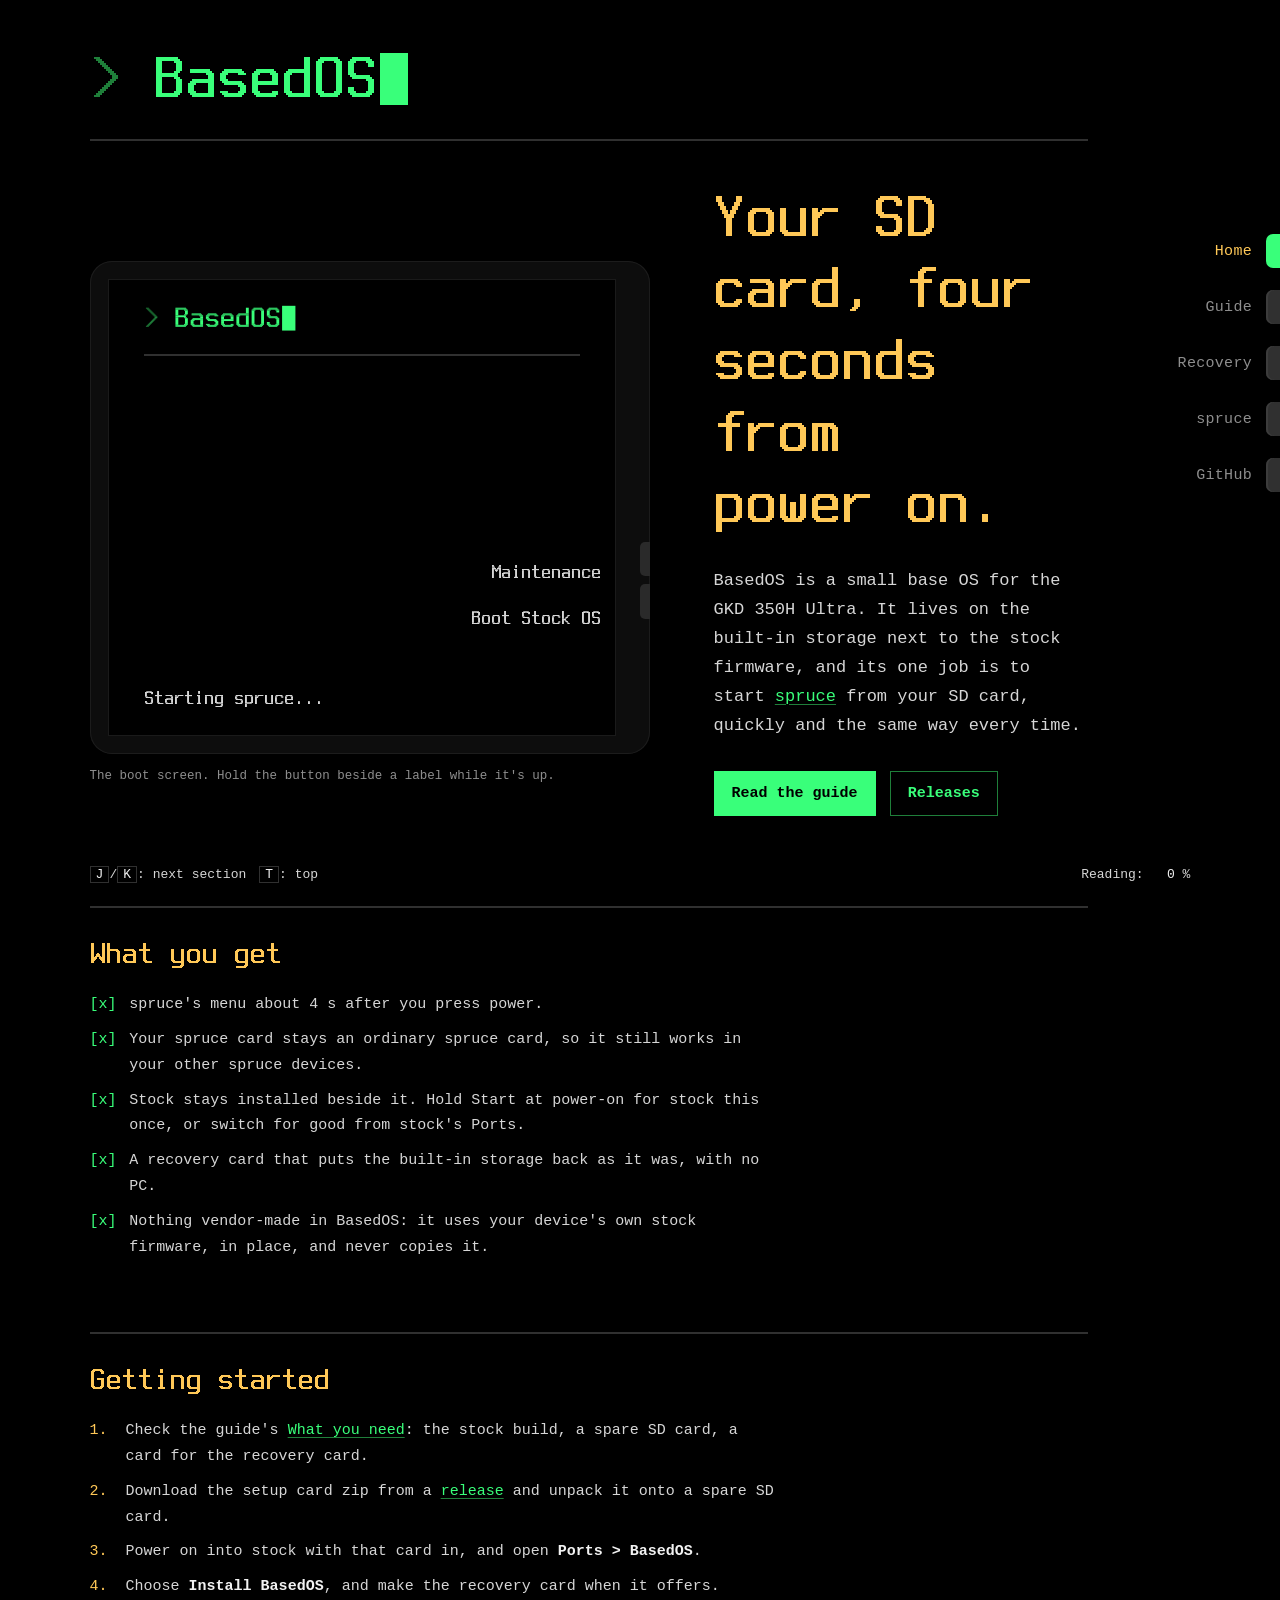
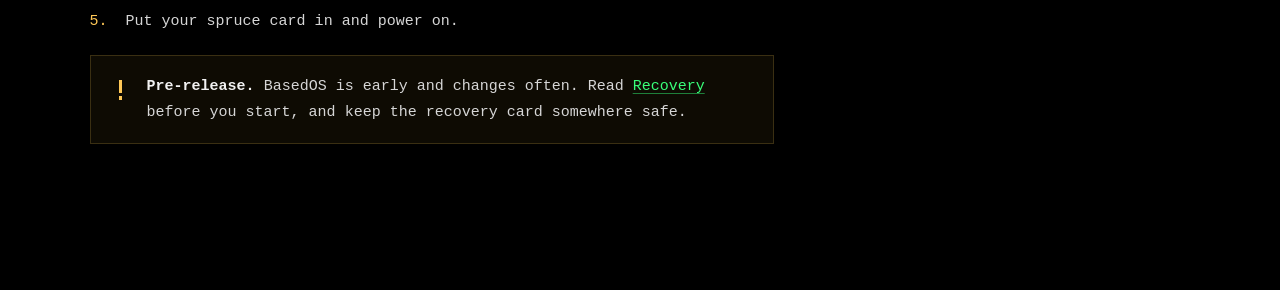
<file: site/index.html>
<!doctype html>
<html lang="en">
<head>
<meta charset="utf-8">
<meta name="viewport" content="width=device-width, initial-scale=1">
<title>BasedOS for the GKD 350H Ultra</title>
<meta name="description" content="A small base OS on the GKD 350H Ultra&#x27;s built-in storage that boots spruce from your SD card in about 4 seconds.">
<meta name="theme-color" content="#000000">
<meta name="color-scheme" content="dark">
<link rel="icon" href="favicon.svg" type="image/svg+xml">
<link rel="preload" href="fonts/BasedOS-Boot.ttf" as="font" type="font/ttf" crossorigin>
<link rel="stylesheet" href="basedos.css">
</head>
<body class="home">
<a class="skip" href="#main">Skip to the text</a>
<header class="bezel">
  <a class="homelink" href="index.html"><svg class="wordmark" viewBox="0 0 160 32" role="img" aria-label="BasedOS"><title>BasedOS</title><rect class="c" x="2" y="6" width="3" height="1"/><rect class="c" x="3" y="7" width="3" height="1"/><rect class="c" x="4" y="8" width="3" height="1"/><rect class="c" x="5" y="9" width="3" height="1"/><rect class="c" x="6" y="10" width="3" height="1"/><rect class="c" x="7" y="11" width="3" height="1"/><rect class="c" x="8" y="12" width="3" height="1"/><rect class="c" x="9" y="13" width="3" height="1"/><rect class="c" x="10" y="14" width="3" height="1"/><rect class="c" x="11" y="15" width="3" height="2"/><rect class="c" x="10" y="17" width="3" height="1"/><rect class="c" x="9" y="18" width="3" height="1"/><rect class="c" x="8" y="19" width="3" height="1"/><rect class="c" x="7" y="20" width="3" height="1"/><rect class="c" x="6" y="21" width="3" height="1"/><rect class="c" x="5" y="22" width="3" height="1"/><rect class="c" x="4" y="23" width="3" height="1"/><rect class="c" x="3" y="24" width="3" height="1"/><rect class="c" x="2" y="25" width="3" height="1"/><rect class="w" x="33" y="6" width="11" height="1"/><rect class="w" x="33" y="7" width="12" height="1"/><rect class="w" x="42" y="8" width="4" height="1"/><rect class="w" x="43" y="9" width="3" height="4"/><rect class="w" x="33" y="8" width="3" height="6"/><rect class="w" x="42" y="13" width="3" height="1"/><rect class="w" x="33" y="14" width="11" height="2"/><rect class="w" x="42" y="16" width="3" height="1"/><rect class="w" x="43" y="17" width="3" height="6"/><rect class="w" x="33" y="16" width="3" height="8"/><rect class="w" x="42" y="23" width="4" height="1"/><rect class="w" x="33" y="24" width="12" height="1"/><rect class="w" x="33" y="25" width="11" height="1"/><rect class="w" x="50" y="12" width="10" height="1"/><rect class="w" x="50" y="13" width="11" height="1"/><rect class="w" x="58" y="14" width="4" height="1"/><rect class="w" x="59" y="15" width="3" height="2"/><rect class="w" x="51" y="17" width="11" height="1"/><rect class="w" x="50" y="18" width="12" height="1"/><rect class="w" x="49" y="19" width="4" height="1"/><rect class="w" x="49" y="20" width="3" height="3"/><rect class="w" x="59" y="19" width="3" height="5"/><rect class="w" x="49" y="23" width="4" height="1"/><rect class="w" x="50" y="24" width="12" height="1"/><rect class="w" x="51" y="25" width="11" height="1"/><rect class="w" x="67" y="12" width="9" height="1"/><rect class="w" x="66" y="13" width="11" height="1"/><rect class="w" x="74" y="14" width="4" height="1"/><rect class="w" x="65" y="14" width="4" height="1"/><rect class="w" x="65" y="15" width="3" height="2"/><rect class="w" x="65" y="17" width="4" height="1"/><rect class="w" x="66" y="18" width="10" height="1"/><rect class="w" x="67" y="19" width="10" height="1"/><rect class="w" x="74" y="20" width="4" height="1"/><rect class="w" x="75" y="21" width="3" height="2"/><rect class="w" x="74" y="23" width="4" height="1"/><rect class="w" x="65" y="23" width="4" height="1"/><rect class="w" x="66" y="24" width="11" height="1"/><rect class="w" x="67" y="25" width="9" height="1"/><rect class="w" x="83" y="12" width="9" height="1"/><rect class="w" x="82" y="13" width="11" height="1"/><rect class="w" x="90" y="14" width="4" height="1"/><rect class="w" x="81" y="14" width="4" height="1"/><rect class="w" x="91" y="15" width="3" height="3"/><rect class="w" x="81" y="15" width="3" height="3"/><rect class="w" x="81" y="18" width="13" height="2"/><rect class="w" x="81" y="20" width="3" height="3"/><rect class="w" x="91" y="23" width="3" height="1"/><rect class="w" x="81" y="23" width="4" height="1"/><rect class="w" x="82" y="24" width="12" height="1"/><rect class="w" x="83" y="25" width="10" height="1"/><rect class="w" x="107" y="6" width="3" height="6"/><rect class="w" x="99" y="12" width="11" height="1"/><rect class="w" x="98" y="13" width="12" height="1"/><rect class="w" x="97" y="14" width="4" height="1"/><rect class="w" x="97" y="15" width="3" height="8"/><rect class="w" x="107" y="14" width="3" height="10"/><rect class="w" x="97" y="23" width="4" height="1"/><rect class="w" x="98" y="24" width="12" height="1"/><rect class="w" x="99" y="25" width="11" height="1"/><rect class="w" x="115" y="6" width="9" height="1"/><rect class="w" x="114" y="7" width="11" height="1"/><rect class="w" x="122" y="8" width="4" height="1"/><rect class="w" x="113" y="8" width="4" height="1"/><rect class="w" x="123" y="9" width="3" height="14"/><rect class="w" x="113" y="9" width="3" height="14"/><rect class="w" x="122" y="23" width="4" height="1"/><rect class="w" x="113" y="23" width="4" height="1"/><rect class="w" x="114" y="24" width="11" height="1"/><rect class="w" x="115" y="25" width="9" height="1"/><rect class="w" x="131" y="6" width="9" height="1"/><rect class="w" x="130" y="7" width="11" height="1"/><rect class="w" x="138" y="8" width="4" height="1"/><rect class="w" x="129" y="8" width="4" height="1"/><rect class="w" x="139" y="9" width="3" height="2"/><rect class="w" x="129" y="9" width="3" height="5"/><rect class="w" x="129" y="14" width="4" height="1"/><rect class="w" x="130" y="15" width="10" height="1"/><rect class="w" x="131" y="16" width="10" height="1"/><rect class="w" x="138" y="17" width="4" height="1"/><rect class="w" x="139" y="18" width="3" height="5"/><rect class="w" x="129" y="21" width="3" height="2"/><rect class="w" x="138" y="23" width="4" height="1"/><rect class="w" x="129" y="23" width="4" height="1"/><rect class="w" x="130" y="24" width="11" height="1"/><rect class="w" x="131" y="25" width="9" height="1"/><rect class="k" x="145" y="4" width="14" height="26"/></svg></a>
</header>
<nav class="keys" aria-label="Pages"><a href="index.html" aria-current="page"><span class="label">Home</span><span class="btn" aria-hidden="true"></span></a><a href="guide.html"><span class="label">Guide</span><span class="btn" aria-hidden="true"></span></a><a href="recovery.html"><span class="label">Recovery</span><span class="btn" aria-hidden="true"></span></a><a href="spruce.html"><span class="label">spruce</span><span class="btn" aria-hidden="true"></span></a><a href="https://github.com/theycallmeboxy/BasedOS"><span class="label">GitHub</span><span class="btn" aria-hidden="true"></span></a></nav>
<div class="screen">

<main id="main">
<section class="hero">
  <figure class="device" aria-label="BasedOS's boot screen, as the 350H Ultra shows it">
    <div class="glass">
      <div class="g-mark"><svg class="wordmark" viewBox="0 0 160 32" role="img" aria-label="BasedOS"><title>BasedOS</title><rect class="c" x="2" y="6" width="3" height="1"/><rect class="c" x="3" y="7" width="3" height="1"/><rect class="c" x="4" y="8" width="3" height="1"/><rect class="c" x="5" y="9" width="3" height="1"/><rect class="c" x="6" y="10" width="3" height="1"/><rect class="c" x="7" y="11" width="3" height="1"/><rect class="c" x="8" y="12" width="3" height="1"/><rect class="c" x="9" y="13" width="3" height="1"/><rect class="c" x="10" y="14" width="3" height="1"/><rect class="c" x="11" y="15" width="3" height="2"/><rect class="c" x="10" y="17" width="3" height="1"/><rect class="c" x="9" y="18" width="3" height="1"/><rect class="c" x="8" y="19" width="3" height="1"/><rect class="c" x="7" y="20" width="3" height="1"/><rect class="c" x="6" y="21" width="3" height="1"/><rect class="c" x="5" y="22" width="3" height="1"/><rect class="c" x="4" y="23" width="3" height="1"/><rect class="c" x="3" y="24" width="3" height="1"/><rect class="c" x="2" y="25" width="3" height="1"/><rect class="w" x="33" y="6" width="11" height="1"/><rect class="w" x="33" y="7" width="12" height="1"/><rect class="w" x="42" y="8" width="4" height="1"/><rect class="w" x="43" y="9" width="3" height="4"/><rect class="w" x="33" y="8" width="3" height="6"/><rect class="w" x="42" y="13" width="3" height="1"/><rect class="w" x="33" y="14" width="11" height="2"/><rect class="w" x="42" y="16" width="3" height="1"/><rect class="w" x="43" y="17" width="3" height="6"/><rect class="w" x="33" y="16" width="3" height="8"/><rect class="w" x="42" y="23" width="4" height="1"/><rect class="w" x="33" y="24" width="12" height="1"/><rect class="w" x="33" y="25" width="11" height="1"/><rect class="w" x="50" y="12" width="10" height="1"/><rect class="w" x="50" y="13" width="11" height="1"/><rect class="w" x="58" y="14" width="4" height="1"/><rect class="w" x="59" y="15" width="3" height="2"/><rect class="w" x="51" y="17" width="11" height="1"/><rect class="w" x="50" y="18" width="12" height="1"/><rect class="w" x="49" y="19" width="4" height="1"/><rect class="w" x="49" y="20" width="3" height="3"/><rect class="w" x="59" y="19" width="3" height="5"/><rect class="w" x="49" y="23" width="4" height="1"/><rect class="w" x="50" y="24" width="12" height="1"/><rect class="w" x="51" y="25" width="11" height="1"/><rect class="w" x="67" y="12" width="9" height="1"/><rect class="w" x="66" y="13" width="11" height="1"/><rect class="w" x="74" y="14" width="4" height="1"/><rect class="w" x="65" y="14" width="4" height="1"/><rect class="w" x="65" y="15" width="3" height="2"/><rect class="w" x="65" y="17" width="4" height="1"/><rect class="w" x="66" y="18" width="10" height="1"/><rect class="w" x="67" y="19" width="10" height="1"/><rect class="w" x="74" y="20" width="4" height="1"/><rect class="w" x="75" y="21" width="3" height="2"/><rect class="w" x="74" y="23" width="4" height="1"/><rect class="w" x="65" y="23" width="4" height="1"/><rect class="w" x="66" y="24" width="11" height="1"/><rect class="w" x="67" y="25" width="9" height="1"/><rect class="w" x="83" y="12" width="9" height="1"/><rect class="w" x="82" y="13" width="11" height="1"/><rect class="w" x="90" y="14" width="4" height="1"/><rect class="w" x="81" y="14" width="4" height="1"/><rect class="w" x="91" y="15" width="3" height="3"/><rect class="w" x="81" y="15" width="3" height="3"/><rect class="w" x="81" y="18" width="13" height="2"/><rect class="w" x="81" y="20" width="3" height="3"/><rect class="w" x="91" y="23" width="3" height="1"/><rect class="w" x="81" y="23" width="4" height="1"/><rect class="w" x="82" y="24" width="12" height="1"/><rect class="w" x="83" y="25" width="10" height="1"/><rect class="w" x="107" y="6" width="3" height="6"/><rect class="w" x="99" y="12" width="11" height="1"/><rect class="w" x="98" y="13" width="12" height="1"/><rect class="w" x="97" y="14" width="4" height="1"/><rect class="w" x="97" y="15" width="3" height="8"/><rect class="w" x="107" y="14" width="3" height="10"/><rect class="w" x="97" y="23" width="4" height="1"/><rect class="w" x="98" y="24" width="12" height="1"/><rect class="w" x="99" y="25" width="11" height="1"/><rect class="w" x="115" y="6" width="9" height="1"/><rect class="w" x="114" y="7" width="11" height="1"/><rect class="w" x="122" y="8" width="4" height="1"/><rect class="w" x="113" y="8" width="4" height="1"/><rect class="w" x="123" y="9" width="3" height="14"/><rect class="w" x="113" y="9" width="3" height="14"/><rect class="w" x="122" y="23" width="4" height="1"/><rect class="w" x="113" y="23" width="4" height="1"/><rect class="w" x="114" y="24" width="11" height="1"/><rect class="w" x="115" y="25" width="9" height="1"/><rect class="w" x="131" y="6" width="9" height="1"/><rect class="w" x="130" y="7" width="11" height="1"/><rect class="w" x="138" y="8" width="4" height="1"/><rect class="w" x="129" y="8" width="4" height="1"/><rect class="w" x="139" y="9" width="3" height="2"/><rect class="w" x="129" y="9" width="3" height="5"/><rect class="w" x="129" y="14" width="4" height="1"/><rect class="w" x="130" y="15" width="10" height="1"/><rect class="w" x="131" y="16" width="10" height="1"/><rect class="w" x="138" y="17" width="4" height="1"/><rect class="w" x="139" y="18" width="3" height="5"/><rect class="w" x="129" y="21" width="3" height="2"/><rect class="w" x="138" y="23" width="4" height="1"/><rect class="w" x="129" y="23" width="4" height="1"/><rect class="w" x="130" y="24" width="11" height="1"/><rect class="w" x="131" y="25" width="9" height="1"/><rect class="k" x="145" y="4" width="14" height="26"/></svg></div>
      <div class="g-rule"></div>
      <span class="g-key g-select">Maintenance</span>
      <span class="g-key g-start">Boot Stock OS</span>
      <span class="g-status" data-cycle="Checking the SD card...|SD card ready|Starting spruce...">Starting spruce...</span>
    </div>
    <span class="hw hw-select" aria-hidden="true"></span>
    <span class="hw hw-start" aria-hidden="true"></span>
    <figcaption>The boot screen. Hold the button beside a label while it's up.</figcaption>
  </figure>
  <div class="pitch">
    <h1>Your SD card, four seconds from power&nbsp;on.</h1>
    <p class="lede">BasedOS is a small base OS for the GKD 350H Ultra. It lives on the built-in
    storage next to the stock firmware, and its one job is to start
    <a href="https://github.com/spruceUI/spruceOS">spruce</a> from your SD card, quickly and the same way
    every time.</p>
    <p class="go"><a class="cta" href="guide.html">Read the guide</a>
    <a class="cta quiet" href="https://github.com/theycallmeboxy/BasedOS/releases">Releases</a></p>
  </div>
</section>

<h2 id="what-you-get">What you get</h2>
<ul class="checks">
  <li>spruce's menu about 4 s after you press power.</li>
  <li>Your spruce card stays an ordinary spruce card, so it still works in your other spruce devices.</li>
  <li>Stock stays installed beside it. Hold Start at power-on for stock this once, or switch for good from stock's Ports.</li>
  <li>A recovery card that puts the built-in storage back as it was, with no PC.</li>
  <li>Nothing vendor-made in BasedOS: it uses your device's own stock firmware, in place, and never copies it.</li>
</ul>

<h2 id="getting-started">Getting started</h2>
<ol class="steps">
  <li>Check the guide's <a href="guide.html#what-you-need">What you need</a>: the stock build, a spare SD card, a card for the recovery card.</li>
  <li>Download the setup card zip from a <a href="https://github.com/theycallmeboxy/BasedOS/releases">release</a> and unpack it onto a spare SD card.</li>
  <li>Power on into stock with that card in, and open <b>Ports &gt; BasedOS</b>.</li>
  <li>Choose <b>Install BasedOS</b>, and make the recovery card when it offers.</li>
  <li>Put your spruce card in and power on.</li>
</ol>

<aside class="note"><span class="bang" aria-hidden="true">!</span><div><p><strong>Pre-release.</strong>
BasedOS is early and changes often. Read <a href="recovery.html">Recovery</a> before you start,
and keep the recovery card somewhere safe.</p></div></aside>

</main>
</div>
<footer class="status">
  <span class="hints" aria-hidden="true"><kbd>J</kbd>/<kbd>K</kbd>: next section&emsp;<kbd>T</kbd>: top</span>
  <span class="read" aria-hidden="true">Reading: <b>0</b> %</span>
</footer>
<script src="basedos.js" defer></script>
</body>
</html>
</file>
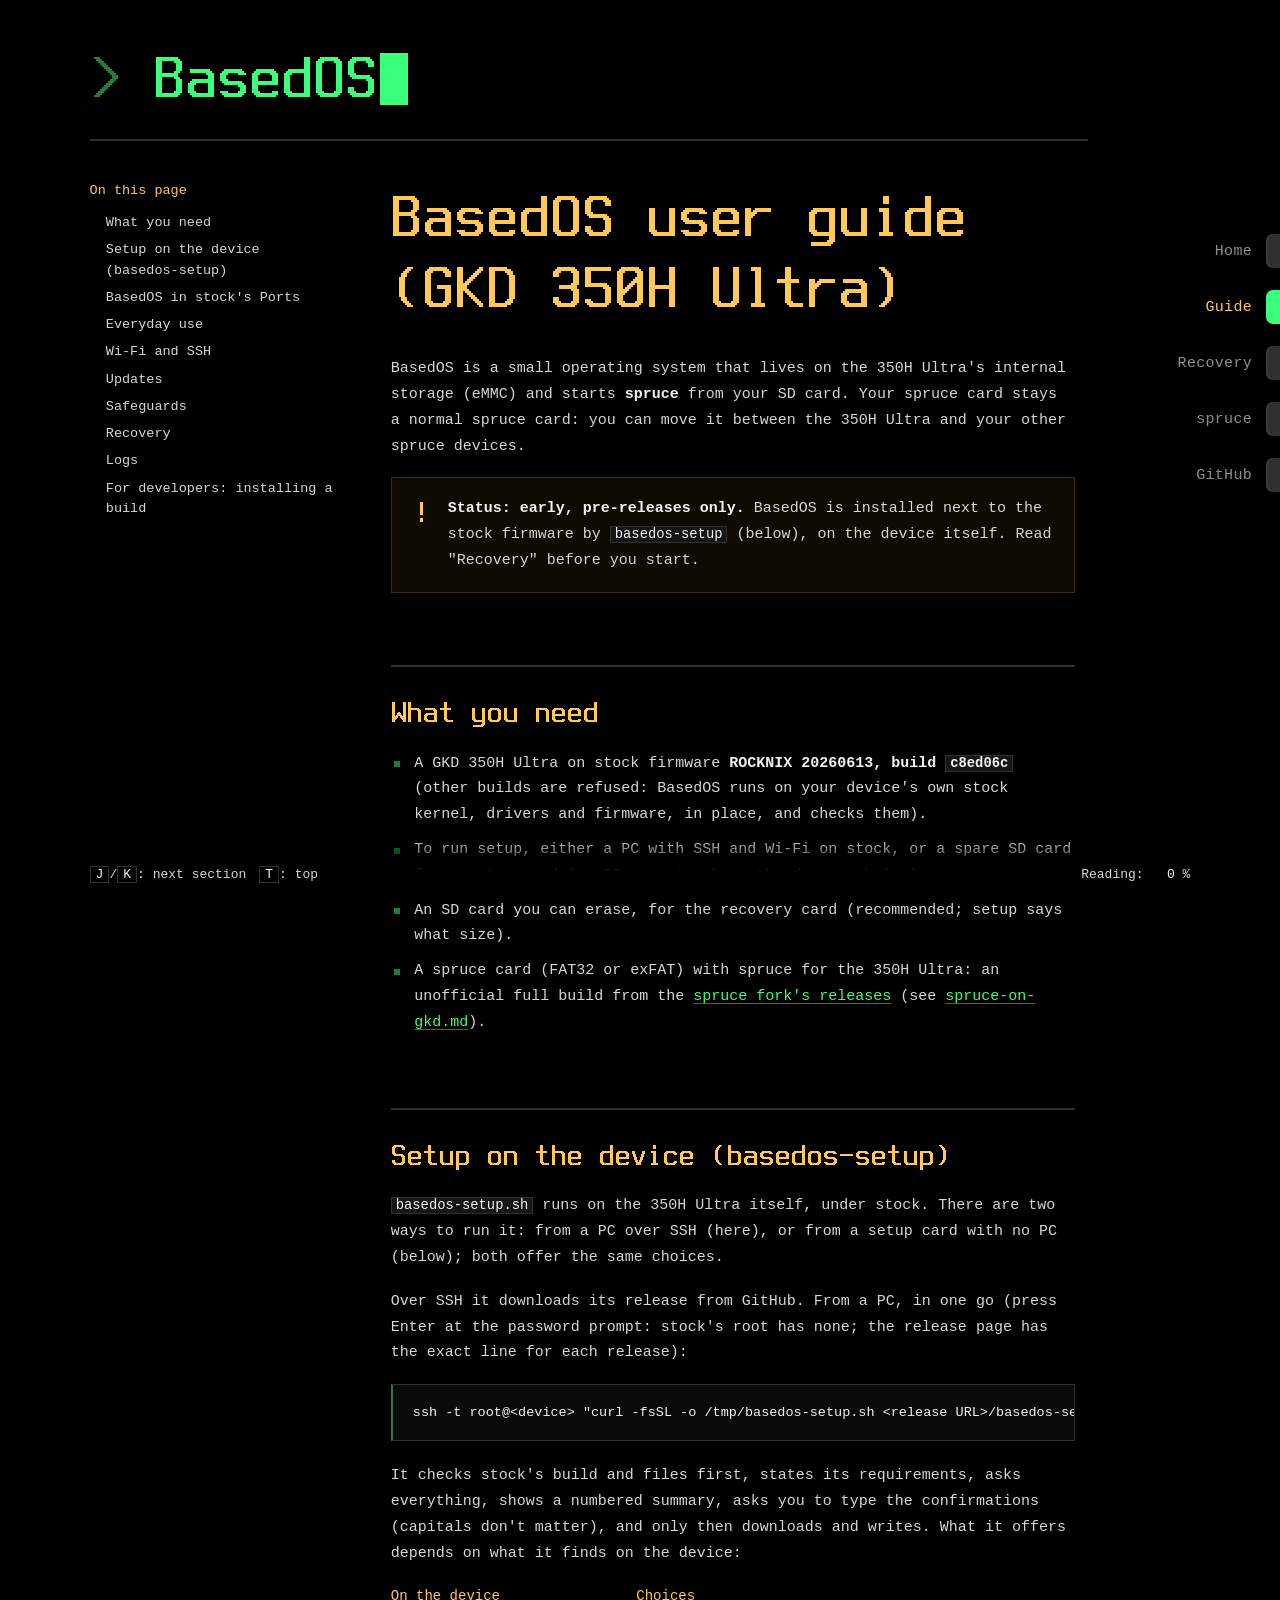
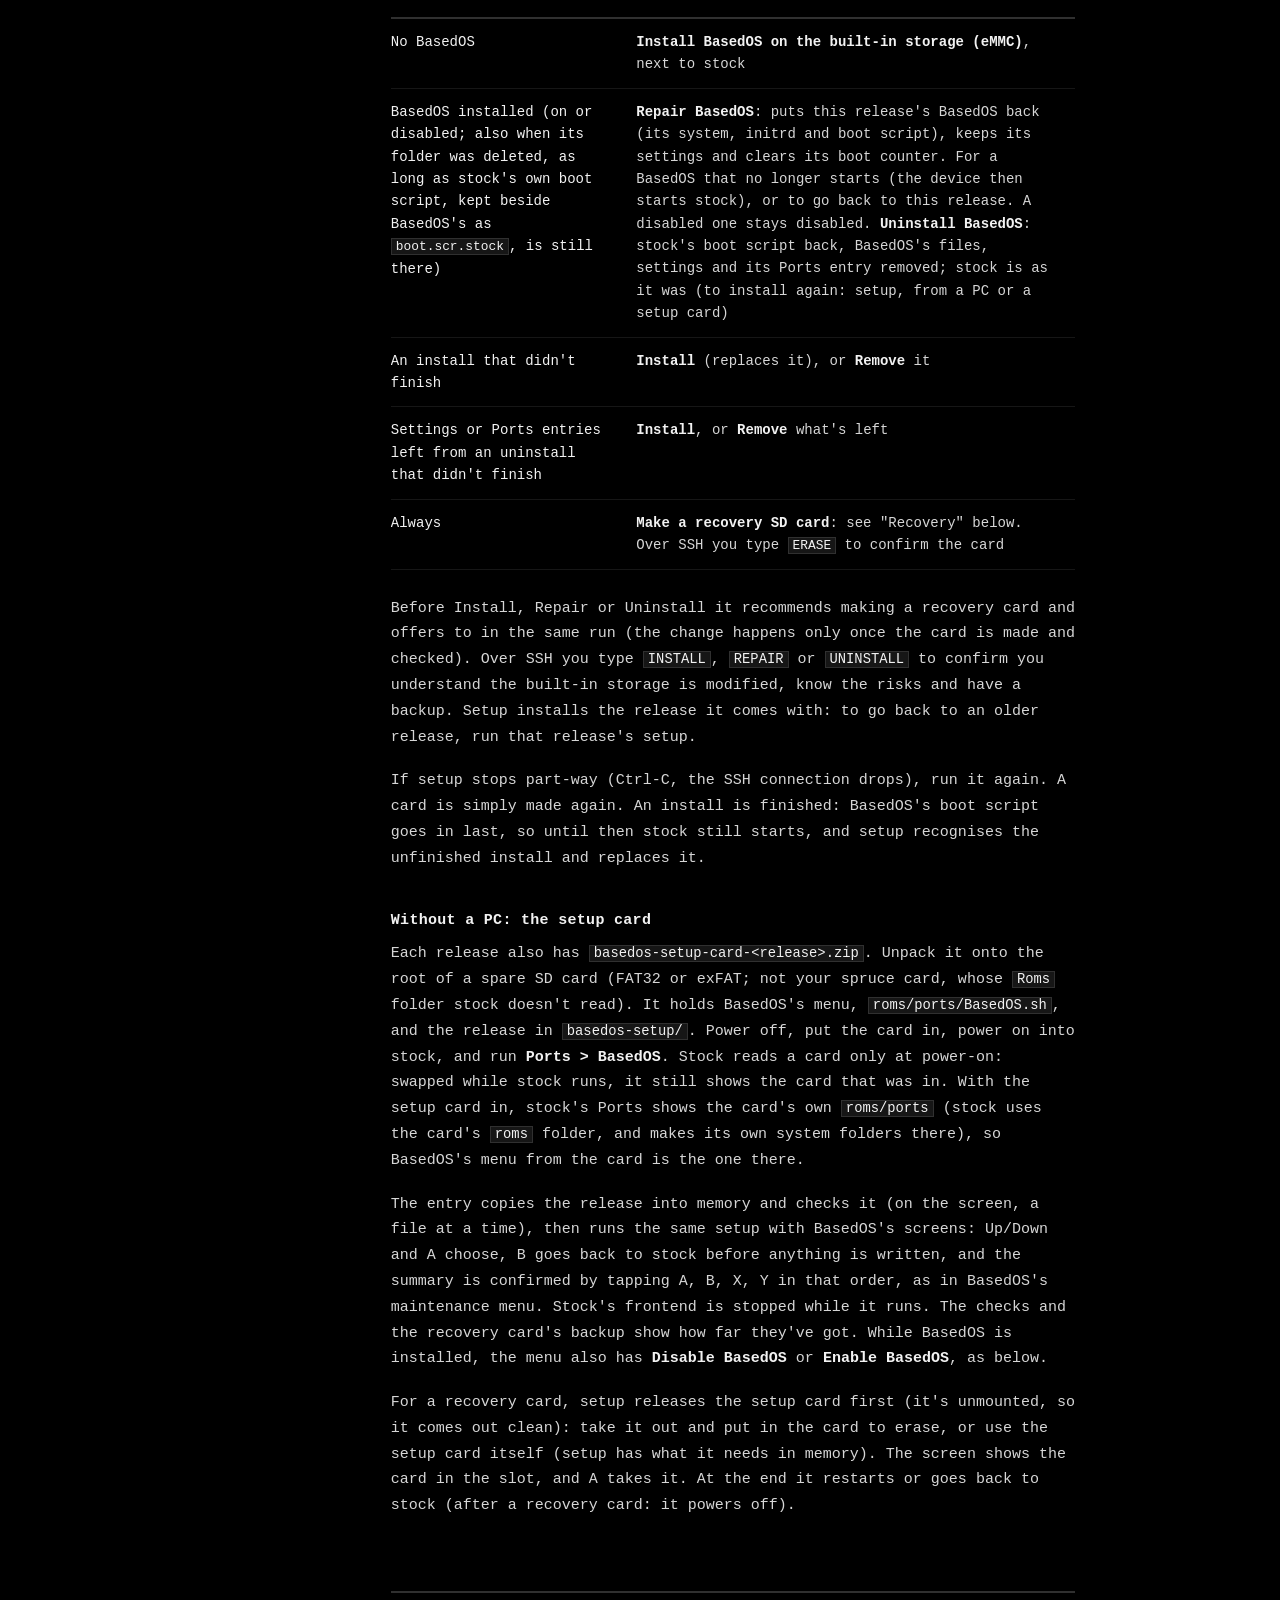
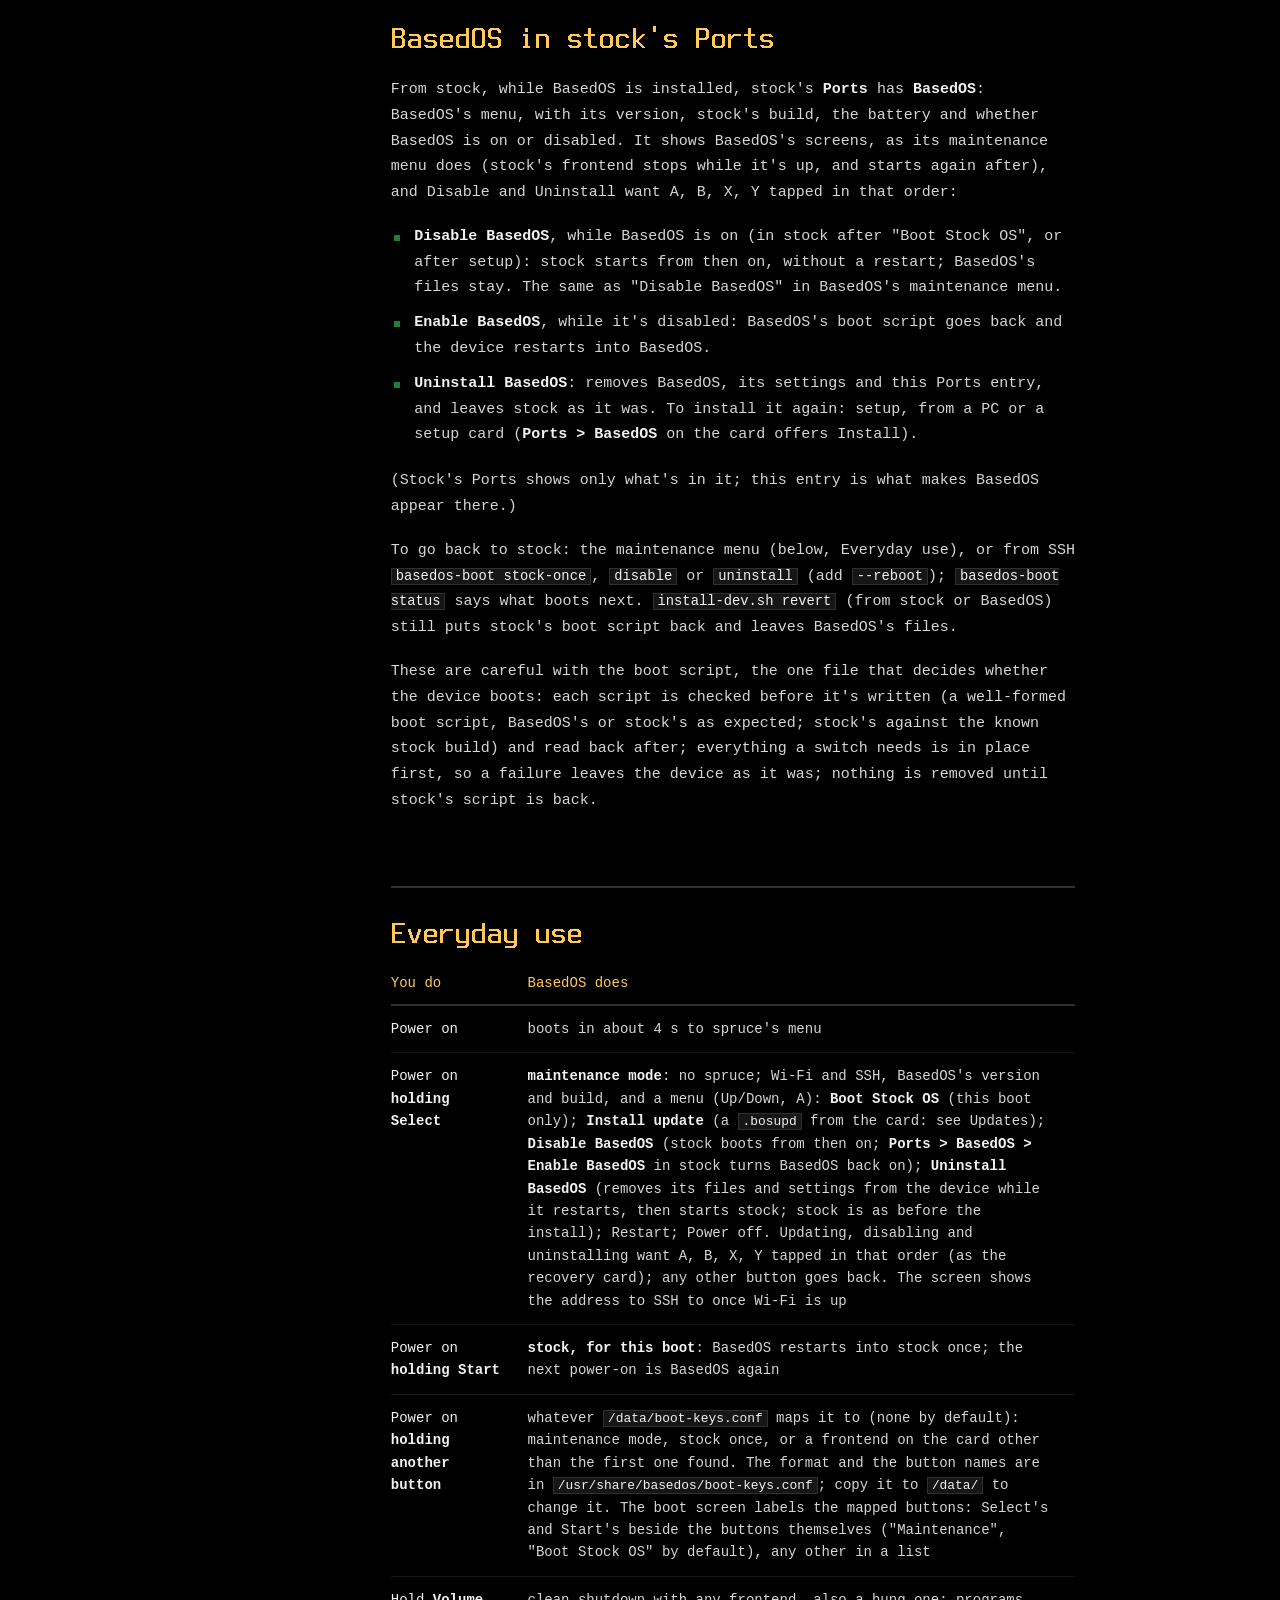
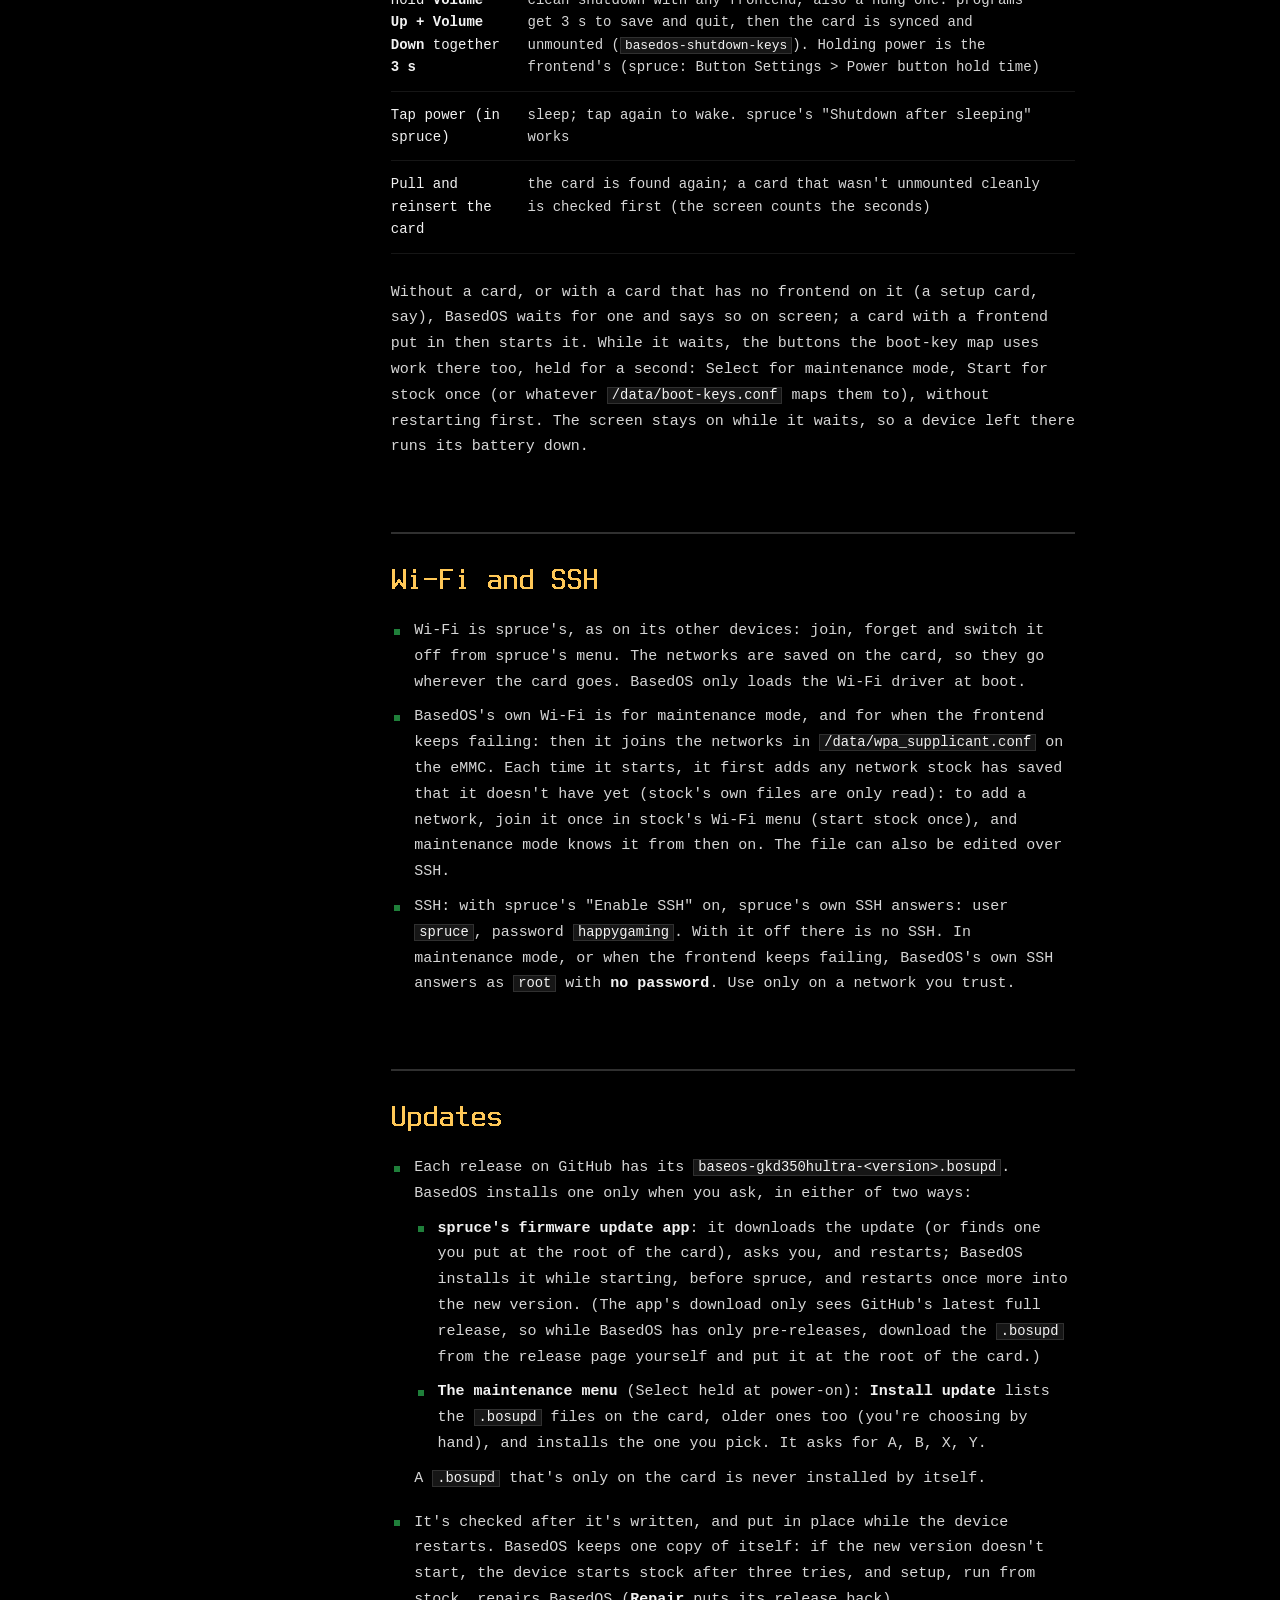
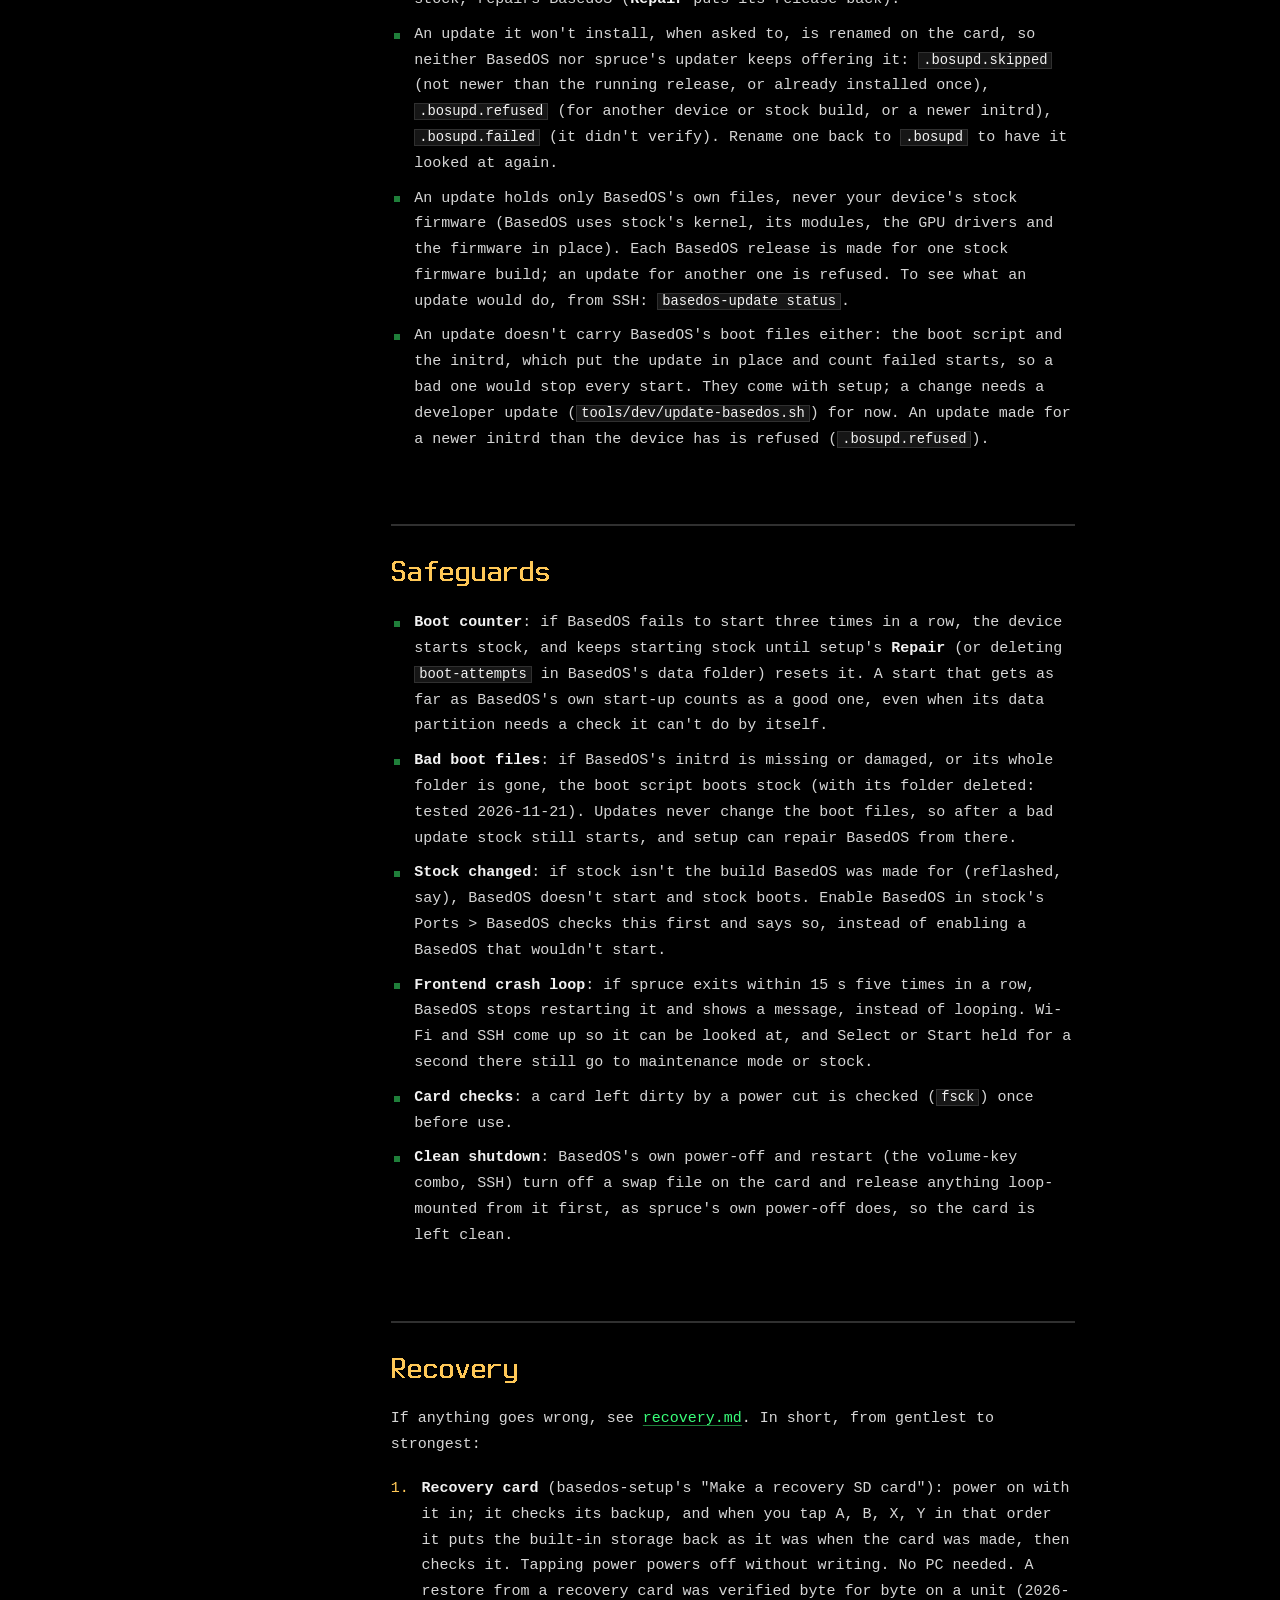
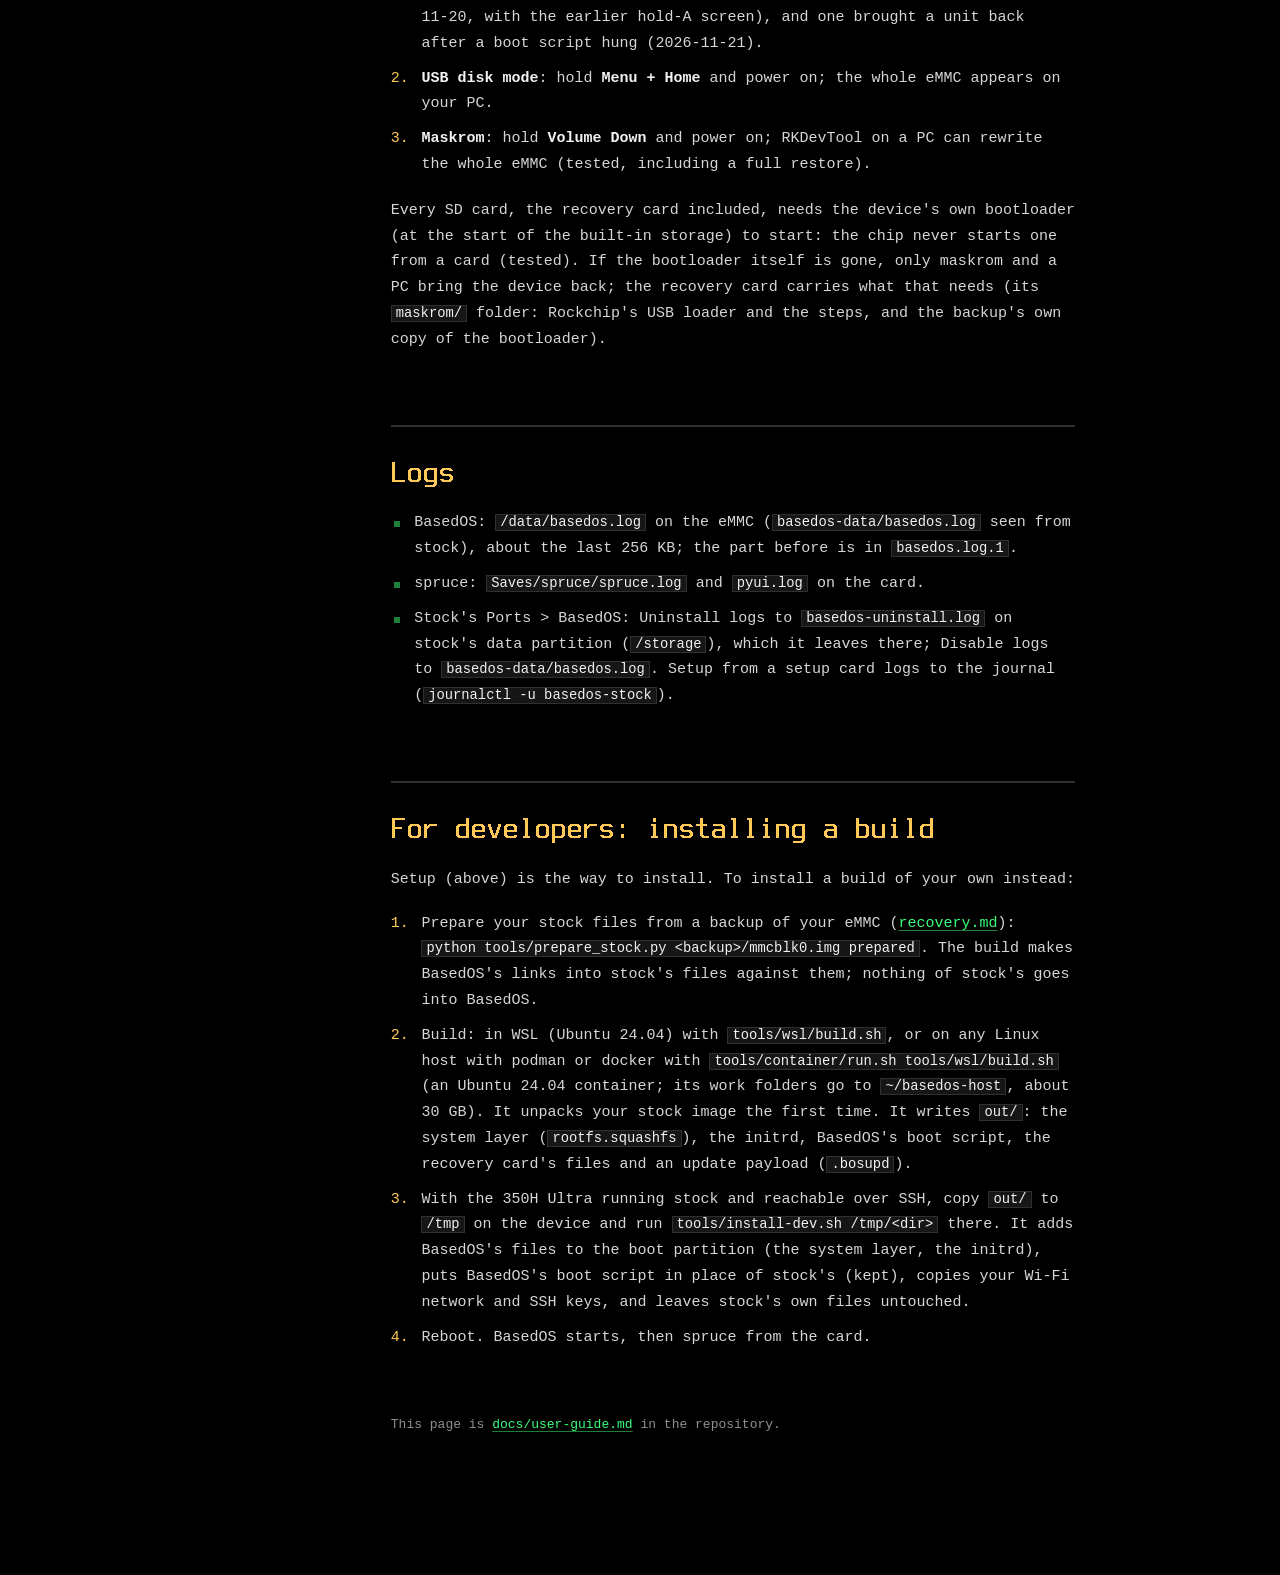
<file: site/guide.html>
<!doctype html>
<html lang="en">
<head>
<meta charset="utf-8">
<meta name="viewport" content="width=device-width, initial-scale=1">
<title>BasedOS user guide (GKD 350H Ultra)</title>
<meta name="description" content="Setting up BasedOS on the GKD 350H Ultra, using it day to day, and getting back to stock.">
<meta name="theme-color" content="#000000">
<meta name="color-scheme" content="dark">
<link rel="icon" href="favicon.svg" type="image/svg+xml">
<link rel="preload" href="fonts/BasedOS-Boot.ttf" as="font" type="font/ttf" crossorigin>
<link rel="stylesheet" href="basedos.css">
</head>
<body class="doc">
<a class="skip" href="#main">Skip to the text</a>
<header class="bezel">
  <a class="homelink" href="index.html"><svg class="wordmark" viewBox="0 0 160 32" role="img" aria-label="BasedOS"><title>BasedOS</title><rect class="c" x="2" y="6" width="3" height="1"/><rect class="c" x="3" y="7" width="3" height="1"/><rect class="c" x="4" y="8" width="3" height="1"/><rect class="c" x="5" y="9" width="3" height="1"/><rect class="c" x="6" y="10" width="3" height="1"/><rect class="c" x="7" y="11" width="3" height="1"/><rect class="c" x="8" y="12" width="3" height="1"/><rect class="c" x="9" y="13" width="3" height="1"/><rect class="c" x="10" y="14" width="3" height="1"/><rect class="c" x="11" y="15" width="3" height="2"/><rect class="c" x="10" y="17" width="3" height="1"/><rect class="c" x="9" y="18" width="3" height="1"/><rect class="c" x="8" y="19" width="3" height="1"/><rect class="c" x="7" y="20" width="3" height="1"/><rect class="c" x="6" y="21" width="3" height="1"/><rect class="c" x="5" y="22" width="3" height="1"/><rect class="c" x="4" y="23" width="3" height="1"/><rect class="c" x="3" y="24" width="3" height="1"/><rect class="c" x="2" y="25" width="3" height="1"/><rect class="w" x="33" y="6" width="11" height="1"/><rect class="w" x="33" y="7" width="12" height="1"/><rect class="w" x="42" y="8" width="4" height="1"/><rect class="w" x="43" y="9" width="3" height="4"/><rect class="w" x="33" y="8" width="3" height="6"/><rect class="w" x="42" y="13" width="3" height="1"/><rect class="w" x="33" y="14" width="11" height="2"/><rect class="w" x="42" y="16" width="3" height="1"/><rect class="w" x="43" y="17" width="3" height="6"/><rect class="w" x="33" y="16" width="3" height="8"/><rect class="w" x="42" y="23" width="4" height="1"/><rect class="w" x="33" y="24" width="12" height="1"/><rect class="w" x="33" y="25" width="11" height="1"/><rect class="w" x="50" y="12" width="10" height="1"/><rect class="w" x="50" y="13" width="11" height="1"/><rect class="w" x="58" y="14" width="4" height="1"/><rect class="w" x="59" y="15" width="3" height="2"/><rect class="w" x="51" y="17" width="11" height="1"/><rect class="w" x="50" y="18" width="12" height="1"/><rect class="w" x="49" y="19" width="4" height="1"/><rect class="w" x="49" y="20" width="3" height="3"/><rect class="w" x="59" y="19" width="3" height="5"/><rect class="w" x="49" y="23" width="4" height="1"/><rect class="w" x="50" y="24" width="12" height="1"/><rect class="w" x="51" y="25" width="11" height="1"/><rect class="w" x="67" y="12" width="9" height="1"/><rect class="w" x="66" y="13" width="11" height="1"/><rect class="w" x="74" y="14" width="4" height="1"/><rect class="w" x="65" y="14" width="4" height="1"/><rect class="w" x="65" y="15" width="3" height="2"/><rect class="w" x="65" y="17" width="4" height="1"/><rect class="w" x="66" y="18" width="10" height="1"/><rect class="w" x="67" y="19" width="10" height="1"/><rect class="w" x="74" y="20" width="4" height="1"/><rect class="w" x="75" y="21" width="3" height="2"/><rect class="w" x="74" y="23" width="4" height="1"/><rect class="w" x="65" y="23" width="4" height="1"/><rect class="w" x="66" y="24" width="11" height="1"/><rect class="w" x="67" y="25" width="9" height="1"/><rect class="w" x="83" y="12" width="9" height="1"/><rect class="w" x="82" y="13" width="11" height="1"/><rect class="w" x="90" y="14" width="4" height="1"/><rect class="w" x="81" y="14" width="4" height="1"/><rect class="w" x="91" y="15" width="3" height="3"/><rect class="w" x="81" y="15" width="3" height="3"/><rect class="w" x="81" y="18" width="13" height="2"/><rect class="w" x="81" y="20" width="3" height="3"/><rect class="w" x="91" y="23" width="3" height="1"/><rect class="w" x="81" y="23" width="4" height="1"/><rect class="w" x="82" y="24" width="12" height="1"/><rect class="w" x="83" y="25" width="10" height="1"/><rect class="w" x="107" y="6" width="3" height="6"/><rect class="w" x="99" y="12" width="11" height="1"/><rect class="w" x="98" y="13" width="12" height="1"/><rect class="w" x="97" y="14" width="4" height="1"/><rect class="w" x="97" y="15" width="3" height="8"/><rect class="w" x="107" y="14" width="3" height="10"/><rect class="w" x="97" y="23" width="4" height="1"/><rect class="w" x="98" y="24" width="12" height="1"/><rect class="w" x="99" y="25" width="11" height="1"/><rect class="w" x="115" y="6" width="9" height="1"/><rect class="w" x="114" y="7" width="11" height="1"/><rect class="w" x="122" y="8" width="4" height="1"/><rect class="w" x="113" y="8" width="4" height="1"/><rect class="w" x="123" y="9" width="3" height="14"/><rect class="w" x="113" y="9" width="3" height="14"/><rect class="w" x="122" y="23" width="4" height="1"/><rect class="w" x="113" y="23" width="4" height="1"/><rect class="w" x="114" y="24" width="11" height="1"/><rect class="w" x="115" y="25" width="9" height="1"/><rect class="w" x="131" y="6" width="9" height="1"/><rect class="w" x="130" y="7" width="11" height="1"/><rect class="w" x="138" y="8" width="4" height="1"/><rect class="w" x="129" y="8" width="4" height="1"/><rect class="w" x="139" y="9" width="3" height="2"/><rect class="w" x="129" y="9" width="3" height="5"/><rect class="w" x="129" y="14" width="4" height="1"/><rect class="w" x="130" y="15" width="10" height="1"/><rect class="w" x="131" y="16" width="10" height="1"/><rect class="w" x="138" y="17" width="4" height="1"/><rect class="w" x="139" y="18" width="3" height="5"/><rect class="w" x="129" y="21" width="3" height="2"/><rect class="w" x="138" y="23" width="4" height="1"/><rect class="w" x="129" y="23" width="4" height="1"/><rect class="w" x="130" y="24" width="11" height="1"/><rect class="w" x="131" y="25" width="9" height="1"/><rect class="k" x="145" y="4" width="14" height="26"/></svg></a>
</header>
<nav class="keys" aria-label="Pages"><a href="index.html"><span class="label">Home</span><span class="btn" aria-hidden="true"></span></a><a href="guide.html" aria-current="page"><span class="label">Guide</span><span class="btn" aria-hidden="true"></span></a><a href="recovery.html"><span class="label">Recovery</span><span class="btn" aria-hidden="true"></span></a><a href="spruce.html"><span class="label">spruce</span><span class="btn" aria-hidden="true"></span></a><a href="https://github.com/theycallmeboxy/BasedOS"><span class="label">GitHub</span><span class="btn" aria-hidden="true"></span></a></nav>
<div class="screen">
<nav class="menu" aria-label="On this page"><details open><summary>On this page</summary><ol><li class="l2"><a href="#what-you-need">What you need</a></li><li class="l2"><a href="#setup-on-the-device-basedos-setup">Setup on the device (basedos-setup)</a></li><li class="l2"><a href="#basedos-in-stock-s-ports">BasedOS in stock&#x27;s Ports</a></li><li class="l2"><a href="#everyday-use">Everyday use</a></li><li class="l2"><a href="#wi-fi-and-ssh">Wi-Fi and SSH</a></li><li class="l2"><a href="#updates">Updates</a></li><li class="l2"><a href="#safeguards">Safeguards</a></li><li class="l2"><a href="#recovery">Recovery</a></li><li class="l2"><a href="#logs">Logs</a></li><li class="l2"><a href="#for-developers-installing-a-build">For developers: installing a build</a></li></ol></details></nav>
<main id="main">
<h1 id="basedos-user-guide-gkd-350h-ultra"><a class="anchor" href="#basedos-user-guide-gkd-350h-ultra" aria-hidden="true" tabindex="-1">#</a>BasedOS user guide (GKD 350H Ultra)</h1><p>BasedOS is a small operating system that lives on the 350H Ultra's internal storage (eMMC) and starts <strong>spruce</strong> from your SD card. Your spruce card stays a normal spruce card: you can move it between the 350H Ultra and your other spruce devices.</p><aside class="note"><span class="bang" aria-hidden="true">!</span><div><p><strong>Status: early, pre-releases only.</strong> BasedOS is installed next to the stock firmware by <code>basedos-setup</code> (below), on the device itself. Read "Recovery" before you start.</p></div></aside><h2 id="what-you-need"><a class="anchor" href="#what-you-need" aria-hidden="true" tabindex="-1">#</a>What you need</h2><ul><li>A GKD 350H Ultra on stock firmware <strong>ROCKNIX 20260613, build <code>c8ed06c</code></strong> (other builds are refused: BasedOS runs on your device's own stock kernel, drivers and firmware, in place, and checks them).</li><li>To run setup, either a PC with SSH and Wi-Fi on stock, or a spare SD card for a setup card (no PC or network on the device; below).</li><li>An SD card you can erase, for the recovery card (recommended; setup says what size).</li><li>A spruce card (FAT32 or exFAT) with spruce for the 350H Ultra: an unofficial full build from the <a href="https://github.com/theycallmeboxy/spruceOS/releases/latest">spruce fork's releases</a> (see <a href="spruce.html"><a href="spruce.html">spruce-on-gkd.md</a></a>).</li></ul><h2 id="setup-on-the-device-basedos-setup"><a class="anchor" href="#setup-on-the-device-basedos-setup" aria-hidden="true" tabindex="-1">#</a>Setup on the device (basedos-setup)</h2><p><code>basedos-setup.sh</code> runs on the 350H Ultra itself, under stock. There are two ways to run it: from a PC over SSH (here), or from a setup card with no PC (below); both offer the same choices.</p><p>Over SSH it downloads its release from GitHub. From a PC, in one go (press Enter at the password prompt: stock's root has none; the release page has the exact line for each release):</p><pre><code>ssh -t root@&lt;device&gt; &quot;curl -fsSL -o /tmp/basedos-setup.sh &lt;release URL&gt;/basedos-setup.sh &amp;&amp; sh /tmp/basedos-setup.sh&quot;</code></pre><p>It checks stock's build and files first, states its requirements, asks everything, shows a numbered summary, asks you to type the confirmations (capitals don't matter), and only then downloads and writes. What it offers depends on what it finds on the device:</p><div class="table"><table><thead><tr><th>On the device</th><th>Choices</th></tr></thead><tbody><tr><td>No BasedOS</td><td><strong>Install BasedOS on the built-in storage (eMMC)</strong>, next to stock</td></tr><tr><td>BasedOS installed (on or disabled; also when its folder was deleted, as long as stock's own boot script, kept beside BasedOS's as <code>boot.scr.stock</code>, is still there)</td><td><strong>Repair BasedOS</strong>: puts this release's BasedOS back (its system, initrd and boot script), keeps its settings and clears its boot counter. For a BasedOS that no longer starts (the device then starts stock), or to go back to this release. A disabled one stays disabled. <strong>Uninstall BasedOS</strong>: stock's boot script back, BasedOS's files, settings and its Ports entry removed; stock is as it was (to install again: setup, from a PC or a setup card)</td></tr><tr><td>An install that didn't finish</td><td><strong>Install</strong> (replaces it), or <strong>Remove</strong> it</td></tr><tr><td>Settings or Ports entries left from an uninstall that didn't finish</td><td><strong>Install</strong>, or <strong>Remove</strong> what's left</td></tr><tr><td>Always</td><td><strong>Make a recovery SD card</strong>: see "Recovery" below. Over SSH you type <code>ERASE</code> to confirm the card</td></tr></tbody></table></div><p>Before Install, Repair or Uninstall it recommends making a recovery card and offers to in the same run (the change happens only once the card is made and checked). Over SSH you type <code>INSTALL</code>, <code>REPAIR</code> or <code>UNINSTALL</code> to confirm you understand the built-in storage is modified, know the risks and have a backup. Setup installs the release it comes with: to go back to an older release, run that release's setup.</p><p>If setup stops part-way (Ctrl-C, the SSH connection drops), run it again. A card is simply made again. An install is finished: BasedOS's boot script goes in last, so until then stock still starts, and setup recognises the unfinished install and replaces it.</p><h3 id="without-a-pc-the-setup-card"><a class="anchor" href="#without-a-pc-the-setup-card" aria-hidden="true" tabindex="-1">#</a>Without a PC: the setup card</h3><p>Each release also has <code>basedos-setup-card-&lt;release&gt;.zip</code>. Unpack it onto the root of a spare SD card (FAT32 or exFAT; not your spruce card, whose <code>Roms</code> folder stock doesn't read). It holds BasedOS's menu, <code>roms/ports/BasedOS.sh</code>, and the release in <code>basedos-setup/</code>. Power off, put the card in, power on into stock, and run <strong>Ports &gt; BasedOS</strong>. Stock reads a card only at power-on: swapped while stock runs, it still shows the card that was in. With the setup card in, stock's Ports shows the card's own <code>roms/ports</code> (stock uses the card's <code>roms</code> folder, and makes its own system folders there), so BasedOS's menu from the card is the one there.</p><p>The entry copies the release into memory and checks it (on the screen, a file at a time), then runs the same setup with BasedOS's screens: Up/Down and A choose, B goes back to stock before anything is written, and the summary is confirmed by tapping A, B, X, Y in that order, as in BasedOS's maintenance menu. Stock's frontend is stopped while it runs. The checks and the recovery card's backup show how far they've got. While BasedOS is installed, the menu also has <strong>Disable BasedOS</strong> or <strong>Enable BasedOS</strong>, as below.</p><p>For a recovery card, setup releases the setup card first (it's unmounted, so it comes out clean): take it out and put in the card to erase, or use the setup card itself (setup has what it needs in memory). The screen shows the card in the slot, and A takes it. At the end it restarts or goes back to stock (after a recovery card: it powers off).</p><h2 id="basedos-in-stock-s-ports"><a class="anchor" href="#basedos-in-stock-s-ports" aria-hidden="true" tabindex="-1">#</a>BasedOS in stock's Ports</h2><p>From stock, while BasedOS is installed, stock's <strong>Ports</strong> has <strong>BasedOS</strong>: BasedOS's menu, with its version, stock's build, the battery and whether BasedOS is on or disabled. It shows BasedOS's screens, as its maintenance menu does (stock's frontend stops while it's up, and starts again after), and Disable and Uninstall want A, B, X, Y tapped in that order:</p><ul><li><strong>Disable BasedOS</strong>, while BasedOS is on (in stock after "Boot Stock OS", or after setup): stock starts from then on, without a restart; BasedOS's files stay. The same as "Disable BasedOS" in BasedOS's maintenance menu.</li><li><strong>Enable BasedOS</strong>, while it's disabled: BasedOS's boot script goes back and the device restarts into BasedOS.</li><li><strong>Uninstall BasedOS</strong>: removes BasedOS, its settings and this Ports entry, and leaves stock as it was. To install it again: setup, from a PC or a setup card (<strong>Ports &gt; BasedOS</strong> on the card offers Install).</li></ul><p>(Stock's Ports shows only what's in it; this entry is what makes BasedOS appear there.)</p><p>To go back to stock: the maintenance menu (below, Everyday use), or from SSH <code>basedos-boot stock-once</code>, <code>disable</code> or <code>uninstall</code> (add <code>--reboot</code>); <code>basedos-boot status</code> says what boots next. <code>install-dev.sh revert</code> (from stock or BasedOS) still puts stock's boot script back and leaves BasedOS's files.</p><p>These are careful with the boot script, the one file that decides whether the device boots: each script is checked before it's written (a well-formed boot script, BasedOS's or stock's as expected; stock's against the known stock build) and read back after; everything a switch needs is in place first, so a failure leaves the device as it was; nothing is removed until stock's script is back.</p><h2 id="everyday-use"><a class="anchor" href="#everyday-use" aria-hidden="true" tabindex="-1">#</a>Everyday use</h2><div class="table"><table><thead><tr><th>You do</th><th>BasedOS does</th></tr></thead><tbody><tr><td>Power on</td><td>boots in about 4 s to spruce's menu</td></tr><tr><td>Power on <strong>holding Select</strong></td><td><strong>maintenance mode</strong>: no spruce; Wi-Fi and SSH, BasedOS's version and build, and a menu (Up/Down, A): <strong>Boot Stock OS</strong> (this boot only); <strong>Install update</strong> (a <code>.bosupd</code> from the card: see Updates); <strong>Disable BasedOS</strong> (stock boots from then on; <strong>Ports &gt; BasedOS &gt; Enable BasedOS</strong> in stock turns BasedOS back on); <strong>Uninstall BasedOS</strong> (removes its files and settings from the device while it restarts, then starts stock; stock is as before the install); Restart; Power off. Updating, disabling and uninstalling want A, B, X, Y tapped in that order (as the recovery card); any other button goes back. The screen shows the address to SSH to once Wi-Fi is up</td></tr><tr><td>Power on <strong>holding Start</strong></td><td><strong>stock, for this boot</strong>: BasedOS restarts into stock once; the next power-on is BasedOS again</td></tr><tr><td>Power on <strong>holding another button</strong></td><td>whatever <code>/data/boot-keys.conf</code> maps it to (none by default): maintenance mode, stock once, or a frontend on the card other than the first one found. The format and the button names are in <code>/usr/share/basedos/boot-keys.conf</code>; copy it to <code>/data/</code> to change it. The boot screen labels the mapped buttons: Select's and Start's beside the buttons themselves ("Maintenance", "Boot Stock OS" by default), any other in a list</td></tr><tr><td>Hold <strong>Volume Up + Volume Down</strong> together <strong>3 s</strong></td><td>clean shutdown with any frontend, also a hung one: programs get 3 s to save and quit, then the card is synced and unmounted (<code>basedos-shutdown-keys</code>). Holding power is the frontend's (spruce: Button Settings &gt; Power button hold time)</td></tr><tr><td>Tap power (in spruce)</td><td>sleep; tap again to wake. spruce's "Shutdown after sleeping" works</td></tr><tr><td>Pull and reinsert the card</td><td>the card is found again; a card that wasn't unmounted cleanly is checked first (the screen counts the seconds)</td></tr></tbody></table></div><p>Without a card, or with a card that has no frontend on it (a setup card, say), BasedOS waits for one and says so on screen; a card with a frontend put in then starts it. While it waits, the buttons the boot-key map uses work there too, held for a second: Select for maintenance mode, Start for stock once (or whatever <code>/data/boot-keys.conf</code> maps them to), without restarting first. The screen stays on while it waits, so a device left there runs its battery down.</p><h2 id="wi-fi-and-ssh"><a class="anchor" href="#wi-fi-and-ssh" aria-hidden="true" tabindex="-1">#</a>Wi-Fi and SSH</h2><ul><li>Wi-Fi is spruce's, as on its other devices: join, forget and switch it off from spruce's menu. The networks are saved on the card, so they go wherever the card goes. BasedOS only loads the Wi-Fi driver at boot.</li><li>BasedOS's own Wi-Fi is for maintenance mode, and for when the frontend keeps failing: then it joins the networks in <code>/data/wpa_supplicant.conf</code> on the eMMC. Each time it starts, it first adds any network stock has saved that it doesn't have yet (stock's own files are only read): to add a network, join it once in stock's Wi-Fi menu (start stock once), and maintenance mode knows it from then on. The file can also be edited over SSH.</li><li>SSH: with spruce's "Enable SSH" on, spruce's own SSH answers: user <code>spruce</code>, password <code>happygaming</code>. With it off there is no SSH. In maintenance mode, or when the frontend keeps failing, BasedOS's own SSH answers as <code>root</code> with <strong>no password</strong>. Use only on a network you trust.</li></ul><h2 id="updates"><a class="anchor" href="#updates" aria-hidden="true" tabindex="-1">#</a>Updates</h2><ul><li>Each release on GitHub has its <code>baseos-gkd350hultra-&lt;version&gt;.bosupd</code>. BasedOS installs one only when you ask, in either of two ways:<ul><li><strong>spruce's firmware update app</strong>: it downloads the update (or finds one you put at the root of the card), asks you, and restarts; BasedOS installs it while starting, before spruce, and restarts once more into the new version. (The app's download only sees GitHub's latest full release, so while BasedOS has only pre-releases, download the <code>.bosupd</code> from the release page yourself and put it at the root of the card.)</li><li><strong>The maintenance menu</strong> (Select held at power-on): <strong>Install update</strong> lists the <code>.bosupd</code> files on the card, older ones too (you're choosing by hand), and installs the one you pick. It asks for A, B, X, Y.</li></ul><p>A <code>.bosupd</code> that's only on the card is never installed by itself.</p></li><li>It's checked after it's written, and put in place while the device restarts. BasedOS keeps one copy of itself: if the new version doesn't start, the device starts stock after three tries, and setup, run from stock, repairs BasedOS (<strong>Repair</strong> puts its release back).</li><li>An update it won't install, when asked to, is renamed on the card, so neither BasedOS nor spruce's updater keeps offering it: <code>.bosupd.skipped</code> (not newer than the running release, or already installed once), <code>.bosupd.refused</code> (for another device or stock build, or a newer initrd), <code>.bosupd.failed</code> (it didn't verify). Rename one back to <code>.bosupd</code> to have it looked at again.</li><li>An update holds only BasedOS's own files, never your device's stock firmware (BasedOS uses stock's kernel, its modules, the GPU drivers and the firmware in place). Each BasedOS release is made for one stock firmware build; an update for another one is refused. To see what an update would do, from SSH: <code>basedos-update status</code>.</li><li>An update doesn't carry BasedOS's boot files either: the boot script and the initrd, which put the update in place and count failed starts, so a bad one would stop every start. They come with setup; a change needs a developer update (<code>tools/dev/update-basedos.sh</code>) for now. An update made for a newer initrd than the device has is refused (<code>.bosupd.refused</code>).</li></ul><h2 id="safeguards"><a class="anchor" href="#safeguards" aria-hidden="true" tabindex="-1">#</a>Safeguards</h2><ul><li><strong>Boot counter</strong>: if BasedOS fails to start three times in a row, the device starts stock, and keeps starting stock until setup's <strong>Repair</strong> (or deleting <code>boot-attempts</code> in BasedOS's data folder) resets it. A start that gets as far as BasedOS's own start-up counts as a good one, even when its data partition needs a check it can't do by itself.</li><li><strong>Bad boot files</strong>: if BasedOS's initrd is missing or damaged, or its whole folder is gone, the boot script boots stock (with its folder deleted: tested 2026-11-21). Updates never change the boot files, so after a bad update stock still starts, and setup can repair BasedOS from there.</li><li><strong>Stock changed</strong>: if stock isn't the build BasedOS was made for (reflashed, say), BasedOS doesn't start and stock boots. Enable BasedOS in stock's Ports &gt; BasedOS checks this first and says so, instead of enabling a BasedOS that wouldn't start.</li><li><strong>Frontend crash loop</strong>: if spruce exits within 15 s five times in a row, BasedOS stops restarting it and shows a message, instead of looping. Wi-Fi and SSH come up so it can be looked at, and Select or Start held for a second there still go to maintenance mode or stock.</li><li><strong>Card checks</strong>: a card left dirty by a power cut is checked (<code>fsck</code>) once before use.</li><li><strong>Clean shutdown</strong>: BasedOS's own power-off and restart (the volume-key combo, SSH) turn off a swap file on the card and release anything loop-mounted from it first, as spruce's own power-off does, so the card is left clean.</li></ul><h2 id="recovery"><a class="anchor" href="#recovery" aria-hidden="true" tabindex="-1">#</a>Recovery</h2><p>If anything goes wrong, see <a href="recovery.html"><a href="recovery.html">recovery.md</a></a>. In short, from gentlest to strongest:</p><ol><li><strong>Recovery card</strong> (basedos-setup's "Make a recovery SD card"): power on with it in; it checks its backup, and when you tap A, B, X, Y in that order it puts the built-in storage back as it was when the card was made, then checks it. Tapping power powers off without writing. No PC needed. A restore from a recovery card was verified byte for byte on a unit (2026-11-20, with the earlier hold-A screen), and one brought a unit back after a boot script hung (2026-11-21).</li><li><strong>USB disk mode</strong>: hold <strong>Menu + Home</strong> and power on; the whole eMMC appears on your PC.</li><li><strong>Maskrom</strong>: hold <strong>Volume Down</strong> and power on; RKDevTool on a PC can rewrite the whole eMMC (tested, including a full restore).</li></ol><p>Every SD card, the recovery card included, needs the device's own bootloader (at the start of the built-in storage) to start: the chip never starts one from a card (tested). If the bootloader itself is gone, only maskrom and a PC bring the device back; the recovery card carries what that needs (its <code>maskrom/</code> folder: Rockchip's USB loader and the steps, and the backup's own copy of the bootloader).</p><h2 id="logs"><a class="anchor" href="#logs" aria-hidden="true" tabindex="-1">#</a>Logs</h2><ul><li>BasedOS: <code>/data/basedos.log</code> on the eMMC (<code>basedos-data/basedos.log</code> seen from stock), about the last 256 KB; the part before is in <code>basedos.log.1</code>.</li><li>spruce: <code>Saves/spruce/spruce.log</code> and <code>pyui.log</code> on the card.</li><li>Stock's Ports &gt; BasedOS: Uninstall logs to <code>basedos-uninstall.log</code> on stock's data partition (<code>/storage</code>), which it leaves there; Disable logs to <code>basedos-data/basedos.log</code>. Setup from a setup card logs to the journal (<code>journalctl -u basedos-stock</code>).</li></ul><h2 id="for-developers-installing-a-build"><a class="anchor" href="#for-developers-installing-a-build" aria-hidden="true" tabindex="-1">#</a>For developers: installing a build</h2><p>Setup (above) is the way to install. To install a build of your own instead:</p><ol><li>Prepare your stock files from a backup of your eMMC (<a href="recovery.html">recovery.md</a>): <code>python tools/prepare_stock.py &lt;backup&gt;/mmcblk0.img prepared</code>. The build makes BasedOS's links into stock's files against them; nothing of stock's goes into BasedOS.</li><li>Build: in WSL (Ubuntu 24.04) with <code>tools/wsl/build.sh</code>, or on any Linux host with podman or docker with <code>tools/container/run.sh tools/wsl/build.sh</code> (an Ubuntu 24.04 container; its work folders go to <code>~/basedos-host</code>, about 30 GB). It unpacks your stock image the first time. It writes <code>out/</code>: the system layer (<code>rootfs.squashfs</code>), the initrd, BasedOS's boot script, the recovery card's files and an update payload (<code>.bosupd</code>).</li><li>With the 350H Ultra running stock and reachable over SSH, copy <code>out/</code> to <code>/tmp</code> on the device and run <code>tools/install-dev.sh /tmp/&lt;dir&gt;</code> there. It adds BasedOS's files to the boot partition (the system layer, the initrd), puts BasedOS's boot script in place of stock's (kept), copies your Wi-Fi network and SSH keys, and leaves stock's own files untouched.</li><li>Reboot. BasedOS starts, then spruce from the card.</li></ol><p class="source">This page is <a href="https://github.com/theycallmeboxy/BasedOS/blob/main/docs/user-guide.md">docs/user-guide.md</a> in the repository.</p>
</main>
</div>
<footer class="status">
  <span class="hints" aria-hidden="true"><kbd>J</kbd>/<kbd>K</kbd>: next section&emsp;<kbd>T</kbd>: top</span>
  <span class="read" aria-hidden="true">Reading: <b>0</b> %</span>
</footer>
<script src="basedos.js" defer></script>
</body>
</html>
</file>
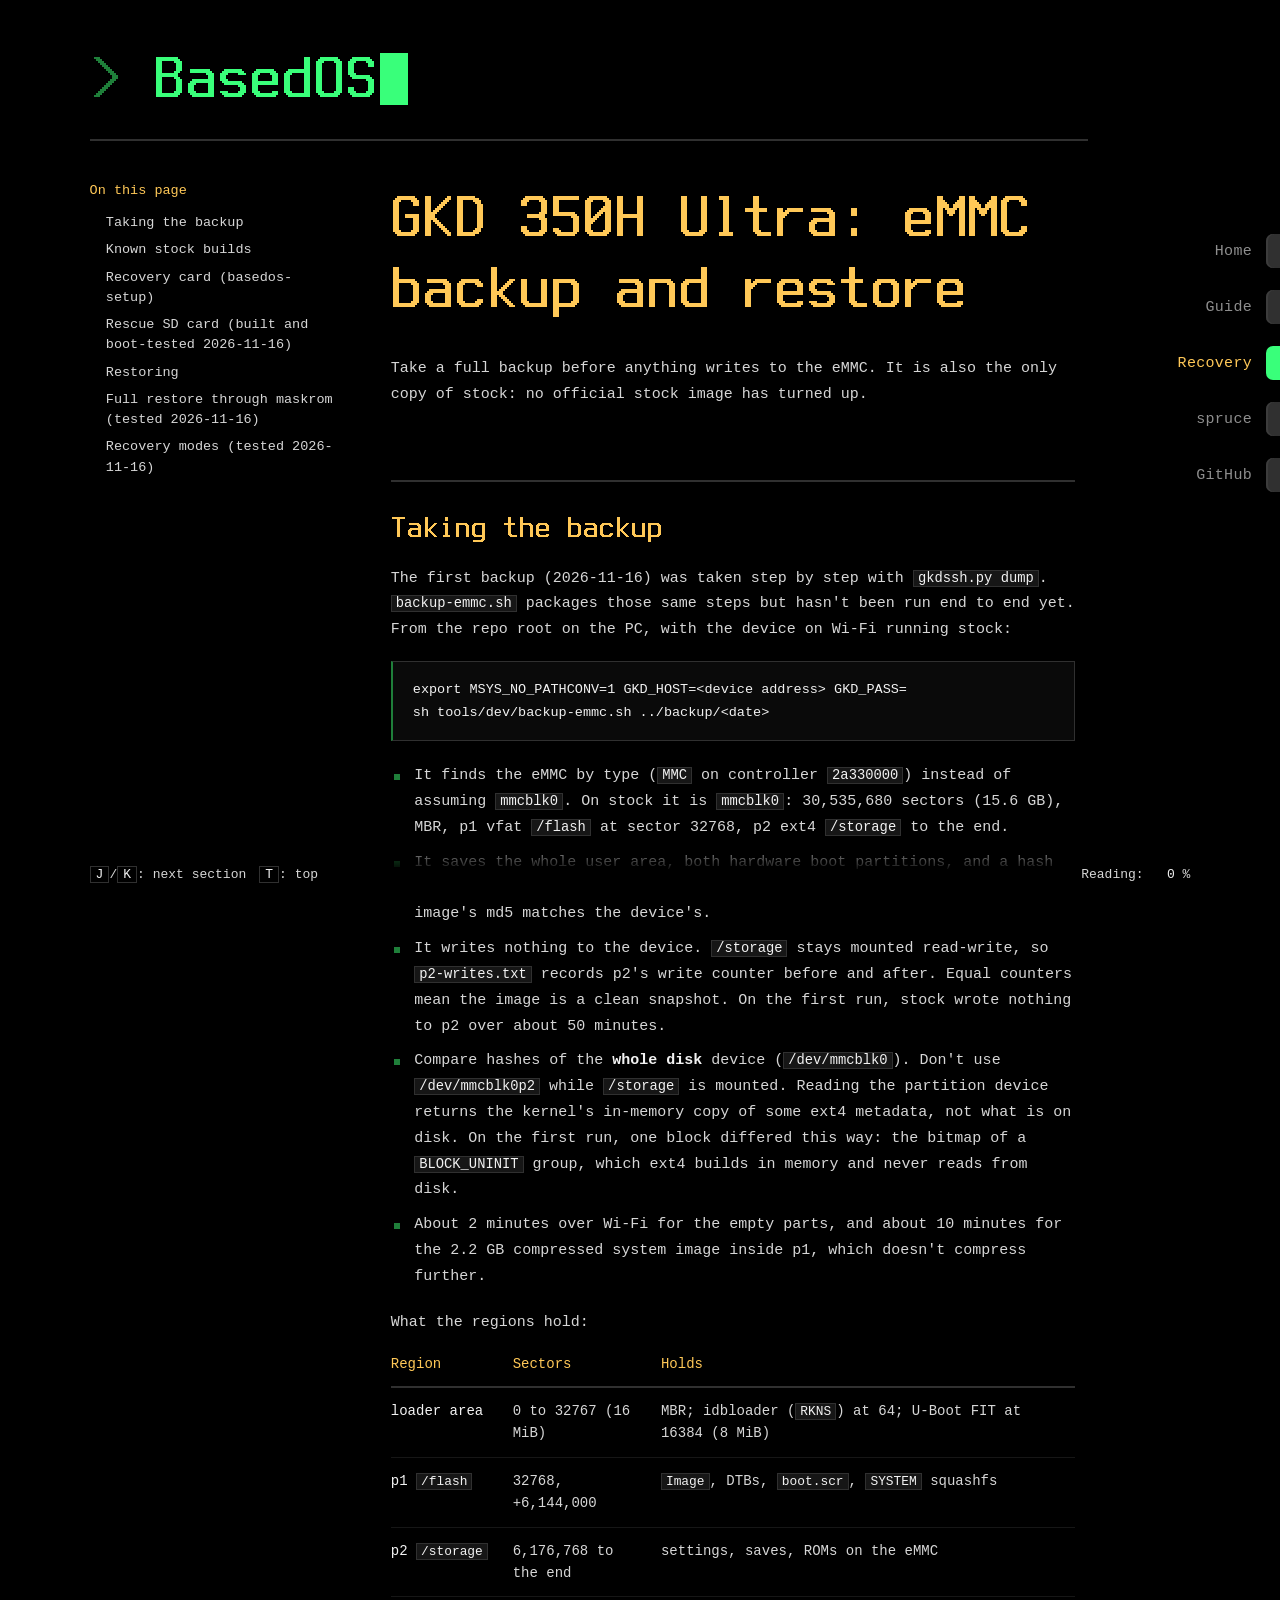
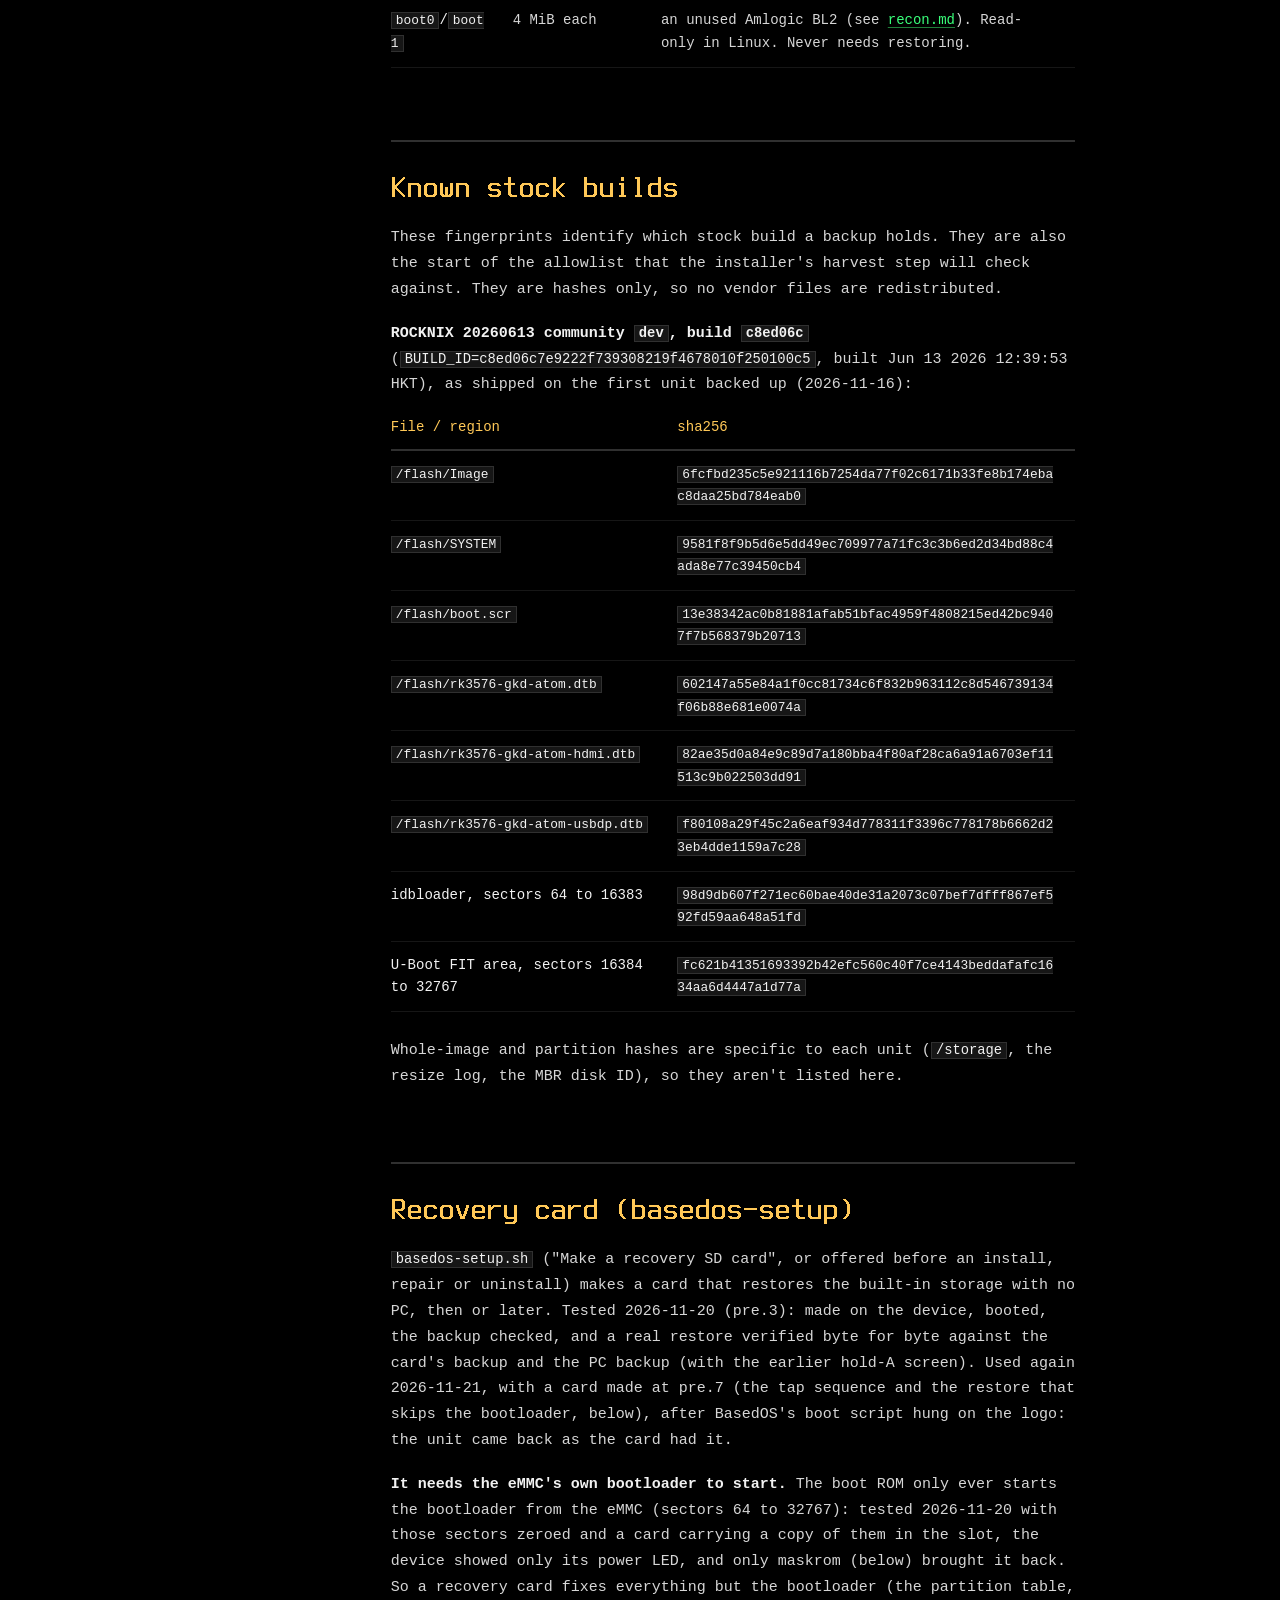
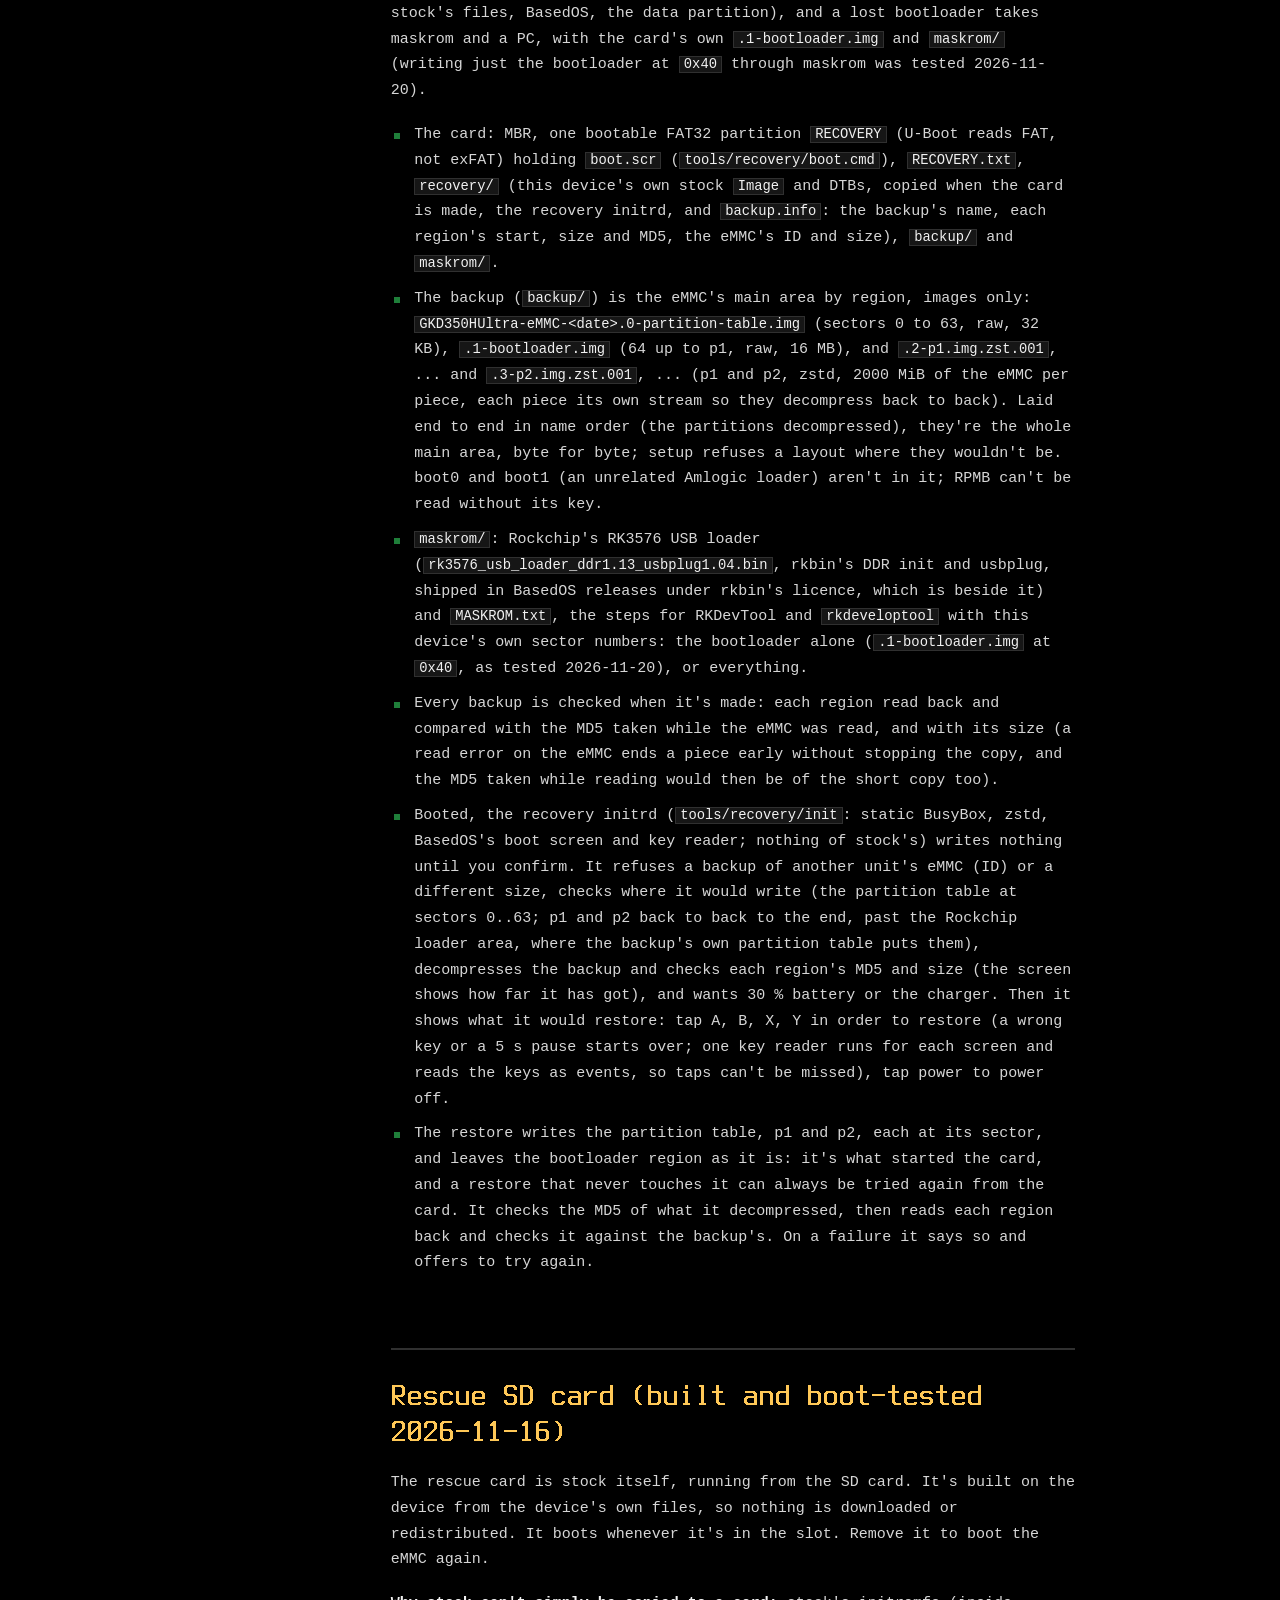
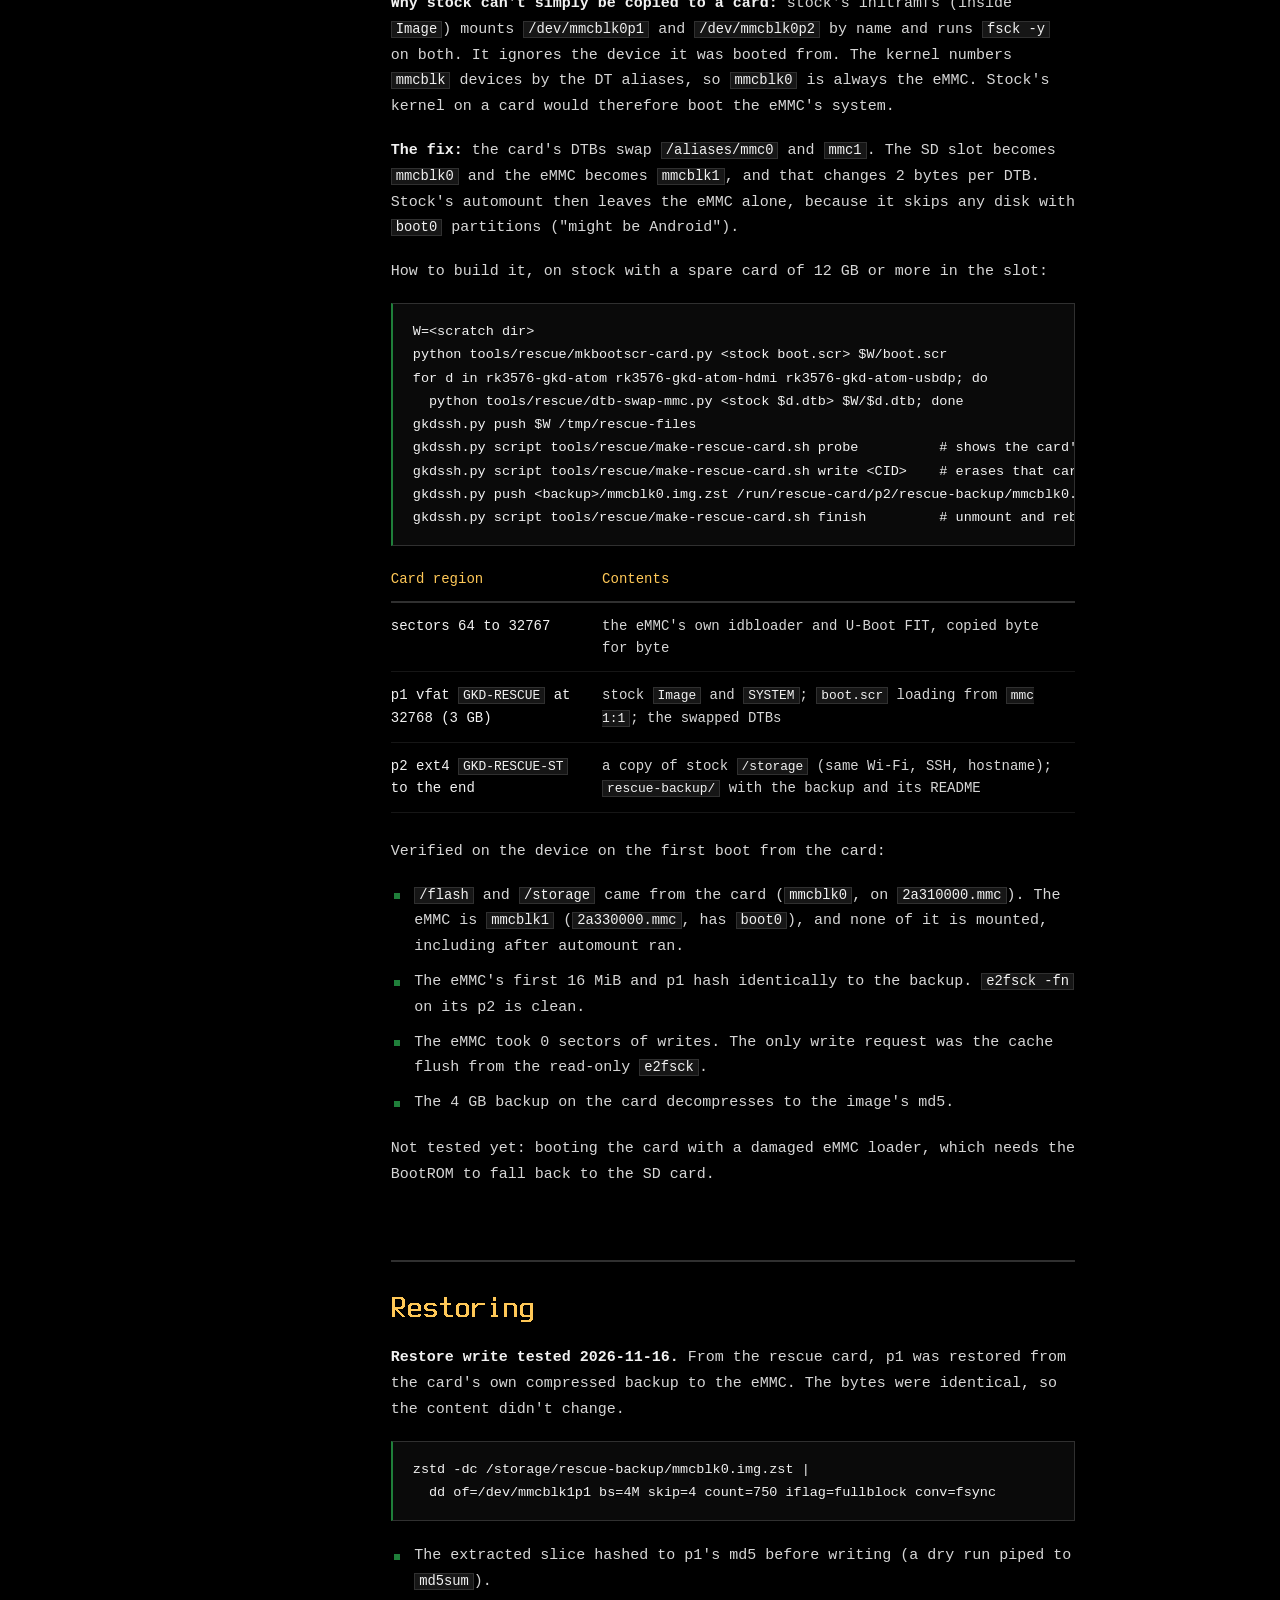
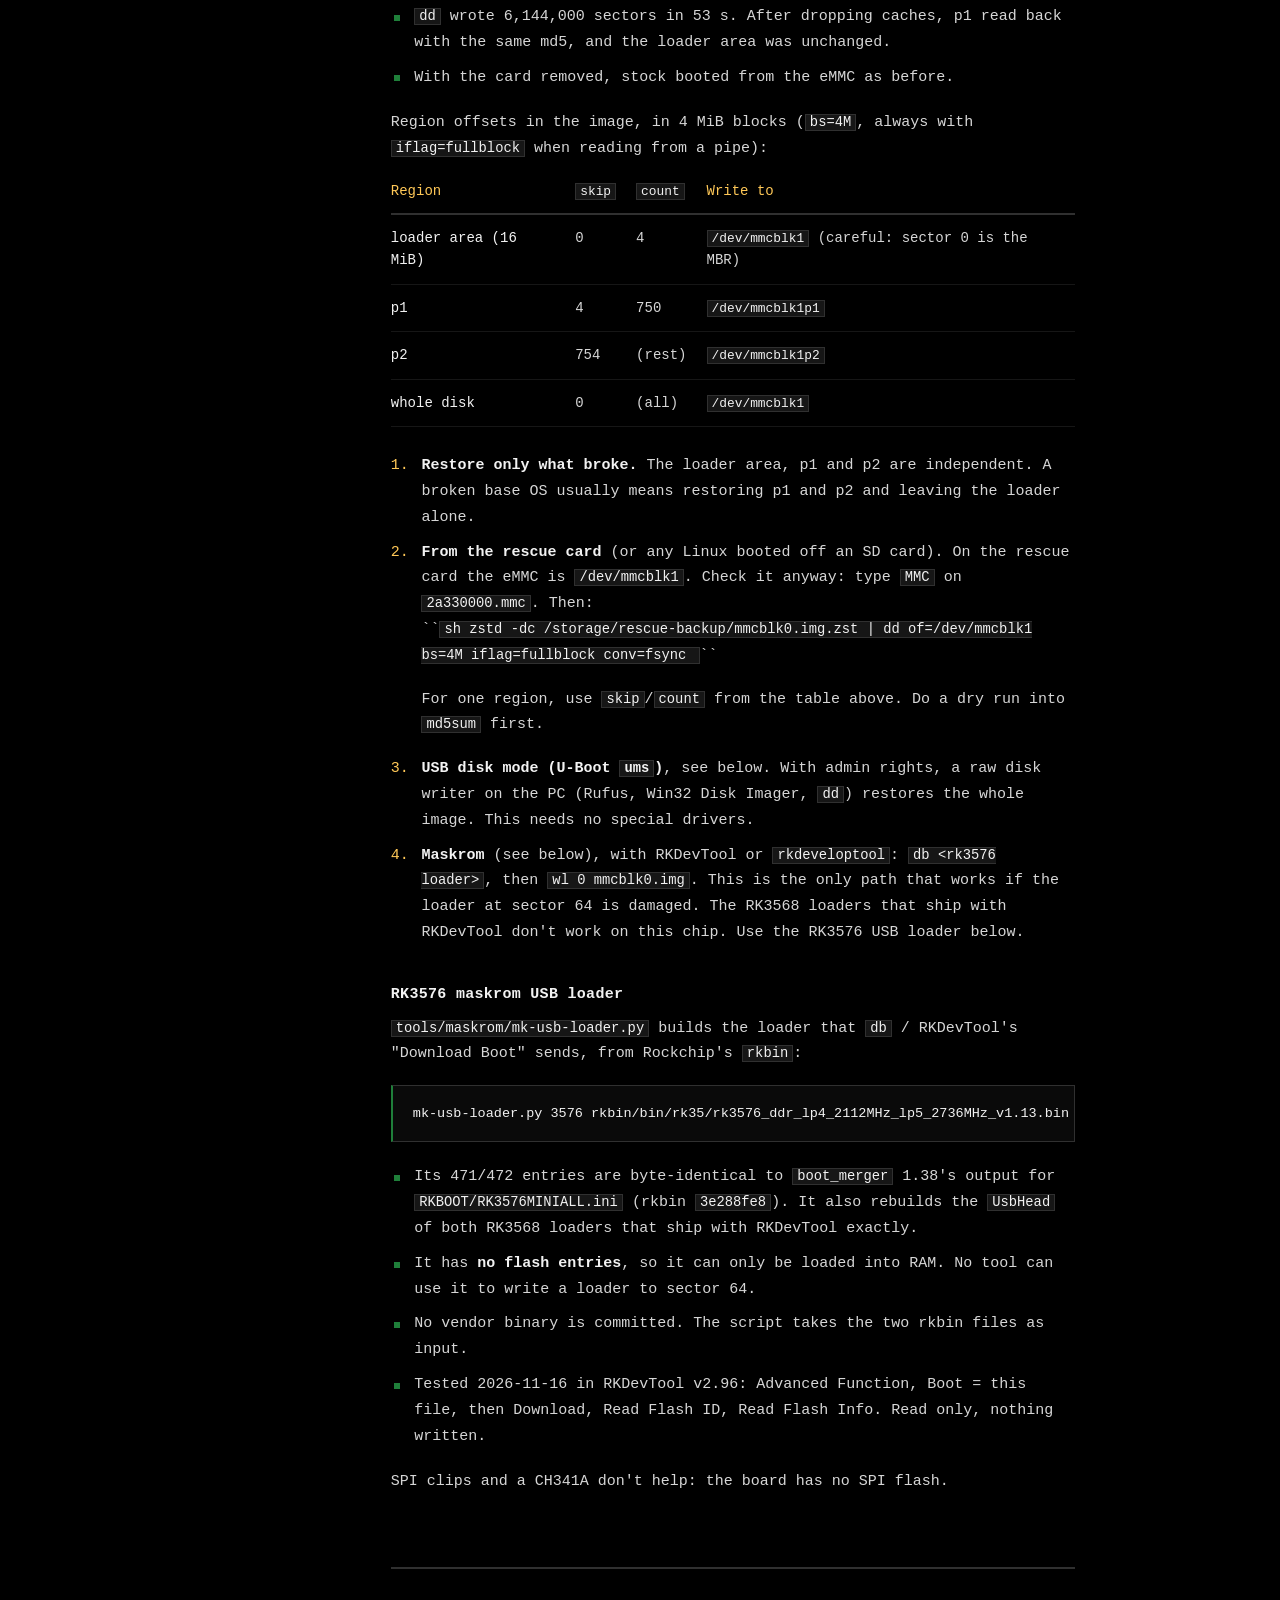
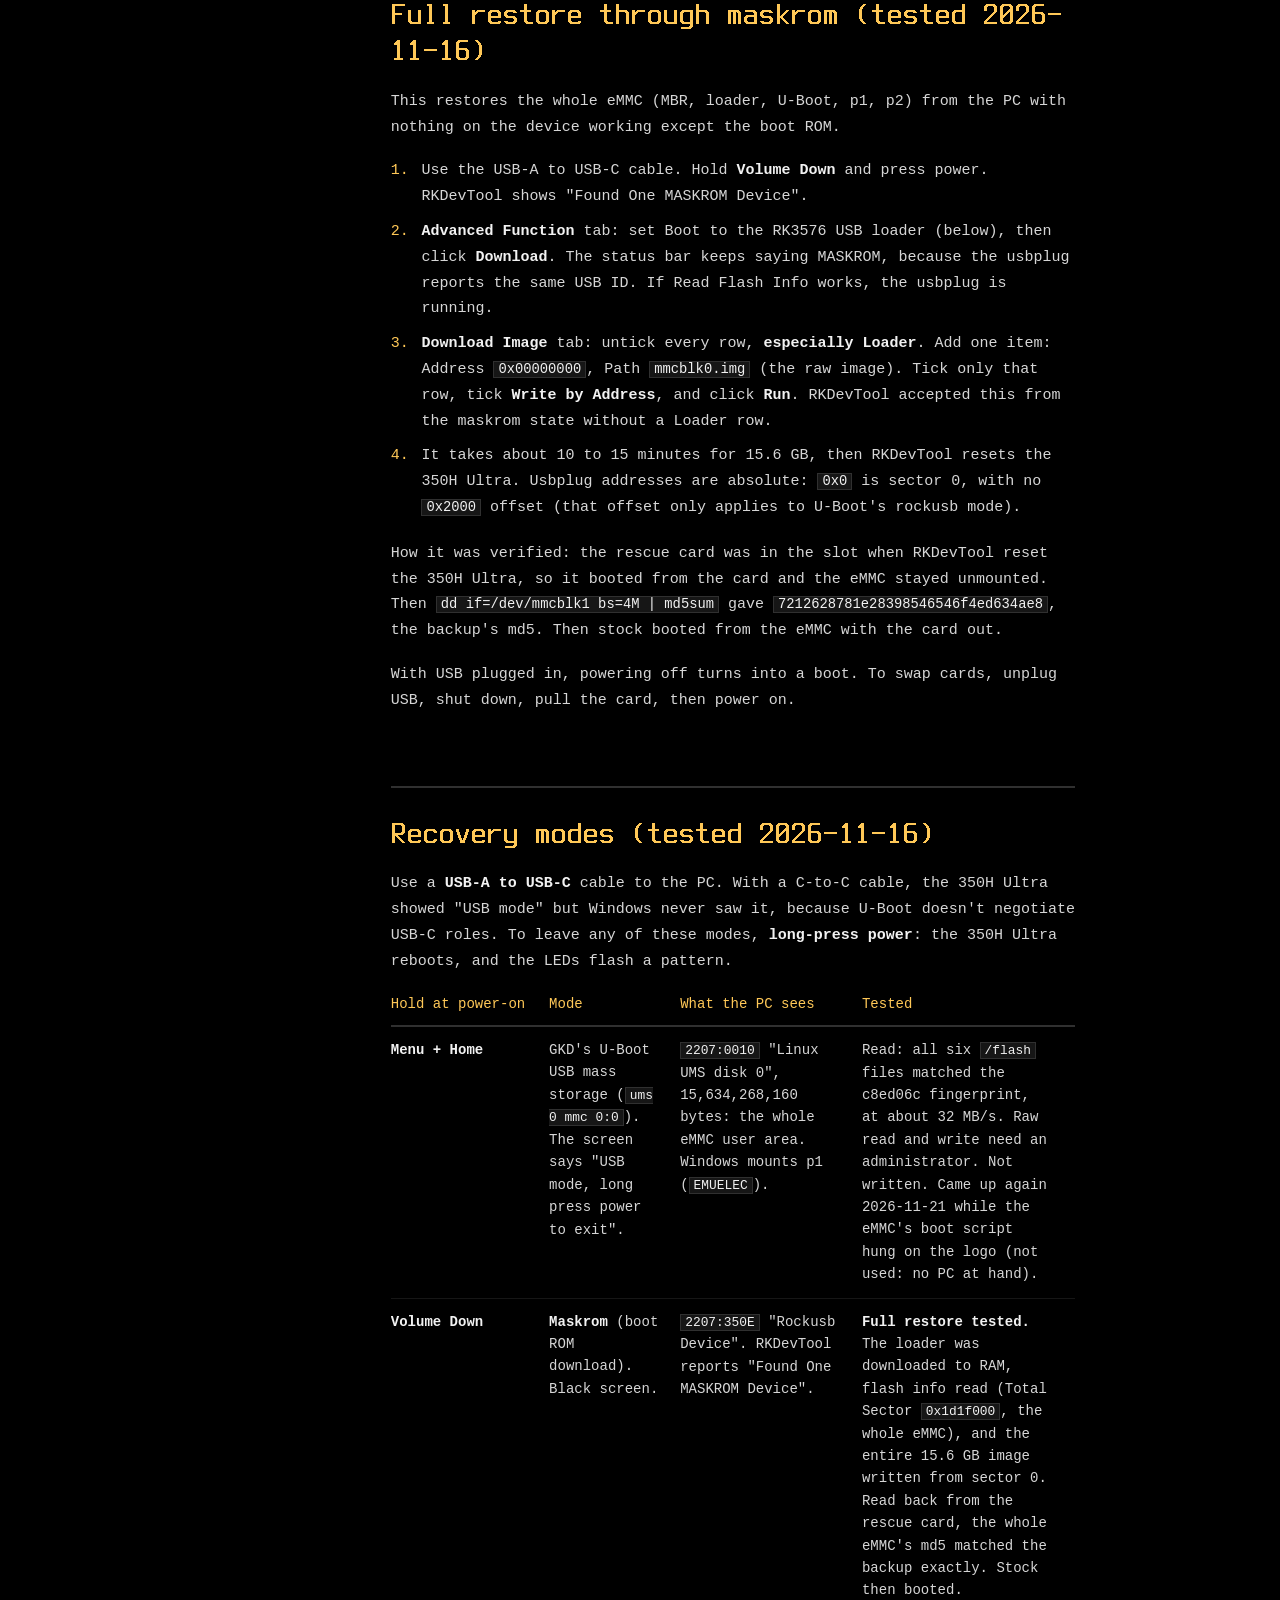
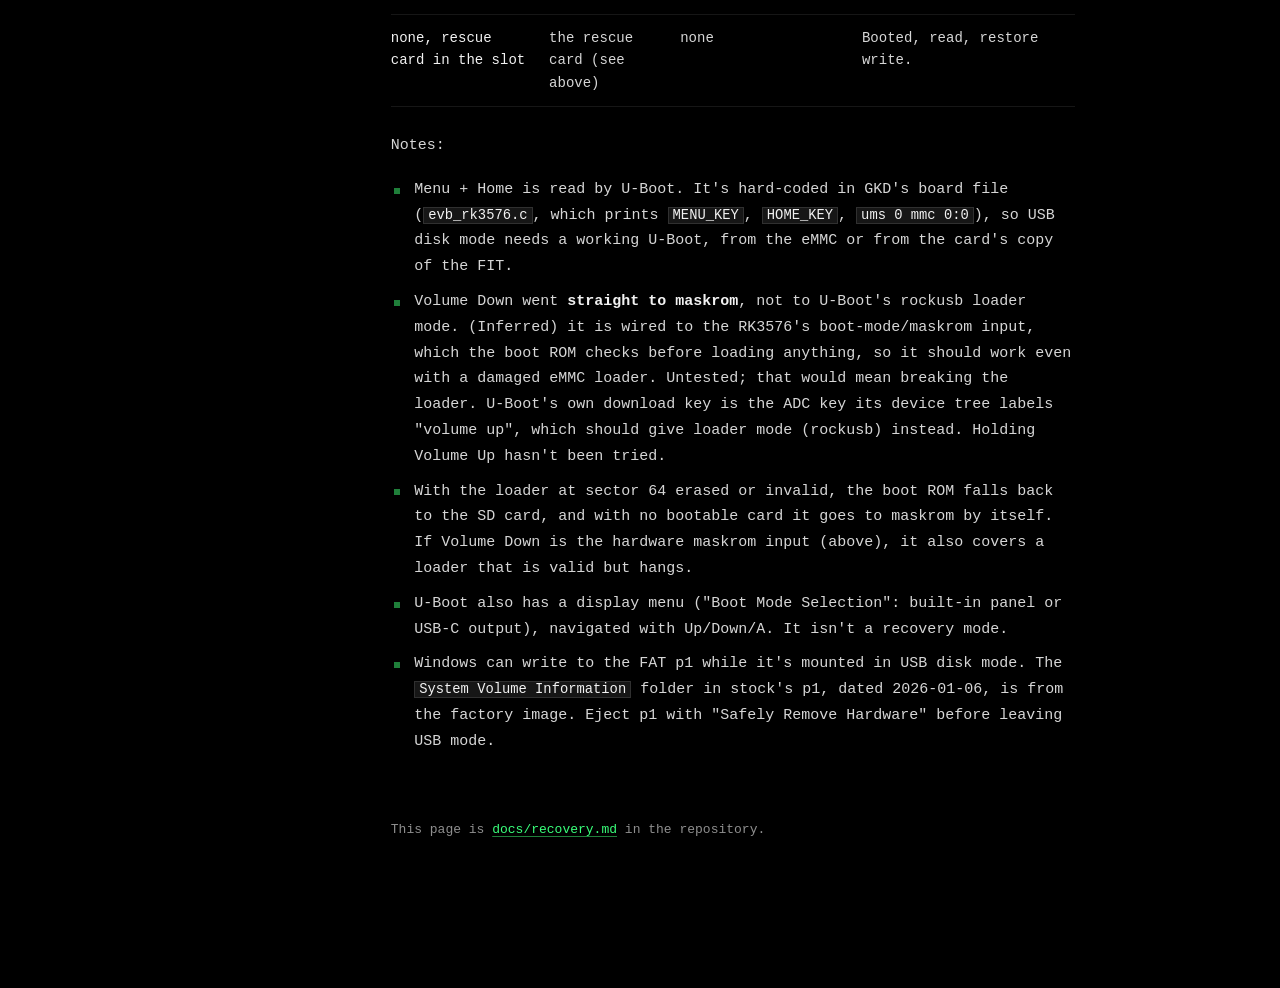
<file: site/recovery.html>
<!doctype html>
<html lang="en">
<head>
<meta charset="utf-8">
<meta name="viewport" content="width=device-width, initial-scale=1">
<title>GKD 350H Ultra: eMMC backup and restore</title>
<meta name="description" content="The recovery card, USB disk mode and maskrom: putting the 350H Ultra&#x27;s built-in storage back.">
<meta name="theme-color" content="#000000">
<meta name="color-scheme" content="dark">
<link rel="icon" href="favicon.svg" type="image/svg+xml">
<link rel="preload" href="fonts/BasedOS-Boot.ttf" as="font" type="font/ttf" crossorigin>
<link rel="stylesheet" href="basedos.css">
</head>
<body class="doc">
<a class="skip" href="#main">Skip to the text</a>
<header class="bezel">
  <a class="homelink" href="index.html"><svg class="wordmark" viewBox="0 0 160 32" role="img" aria-label="BasedOS"><title>BasedOS</title><rect class="c" x="2" y="6" width="3" height="1"/><rect class="c" x="3" y="7" width="3" height="1"/><rect class="c" x="4" y="8" width="3" height="1"/><rect class="c" x="5" y="9" width="3" height="1"/><rect class="c" x="6" y="10" width="3" height="1"/><rect class="c" x="7" y="11" width="3" height="1"/><rect class="c" x="8" y="12" width="3" height="1"/><rect class="c" x="9" y="13" width="3" height="1"/><rect class="c" x="10" y="14" width="3" height="1"/><rect class="c" x="11" y="15" width="3" height="2"/><rect class="c" x="10" y="17" width="3" height="1"/><rect class="c" x="9" y="18" width="3" height="1"/><rect class="c" x="8" y="19" width="3" height="1"/><rect class="c" x="7" y="20" width="3" height="1"/><rect class="c" x="6" y="21" width="3" height="1"/><rect class="c" x="5" y="22" width="3" height="1"/><rect class="c" x="4" y="23" width="3" height="1"/><rect class="c" x="3" y="24" width="3" height="1"/><rect class="c" x="2" y="25" width="3" height="1"/><rect class="w" x="33" y="6" width="11" height="1"/><rect class="w" x="33" y="7" width="12" height="1"/><rect class="w" x="42" y="8" width="4" height="1"/><rect class="w" x="43" y="9" width="3" height="4"/><rect class="w" x="33" y="8" width="3" height="6"/><rect class="w" x="42" y="13" width="3" height="1"/><rect class="w" x="33" y="14" width="11" height="2"/><rect class="w" x="42" y="16" width="3" height="1"/><rect class="w" x="43" y="17" width="3" height="6"/><rect class="w" x="33" y="16" width="3" height="8"/><rect class="w" x="42" y="23" width="4" height="1"/><rect class="w" x="33" y="24" width="12" height="1"/><rect class="w" x="33" y="25" width="11" height="1"/><rect class="w" x="50" y="12" width="10" height="1"/><rect class="w" x="50" y="13" width="11" height="1"/><rect class="w" x="58" y="14" width="4" height="1"/><rect class="w" x="59" y="15" width="3" height="2"/><rect class="w" x="51" y="17" width="11" height="1"/><rect class="w" x="50" y="18" width="12" height="1"/><rect class="w" x="49" y="19" width="4" height="1"/><rect class="w" x="49" y="20" width="3" height="3"/><rect class="w" x="59" y="19" width="3" height="5"/><rect class="w" x="49" y="23" width="4" height="1"/><rect class="w" x="50" y="24" width="12" height="1"/><rect class="w" x="51" y="25" width="11" height="1"/><rect class="w" x="67" y="12" width="9" height="1"/><rect class="w" x="66" y="13" width="11" height="1"/><rect class="w" x="74" y="14" width="4" height="1"/><rect class="w" x="65" y="14" width="4" height="1"/><rect class="w" x="65" y="15" width="3" height="2"/><rect class="w" x="65" y="17" width="4" height="1"/><rect class="w" x="66" y="18" width="10" height="1"/><rect class="w" x="67" y="19" width="10" height="1"/><rect class="w" x="74" y="20" width="4" height="1"/><rect class="w" x="75" y="21" width="3" height="2"/><rect class="w" x="74" y="23" width="4" height="1"/><rect class="w" x="65" y="23" width="4" height="1"/><rect class="w" x="66" y="24" width="11" height="1"/><rect class="w" x="67" y="25" width="9" height="1"/><rect class="w" x="83" y="12" width="9" height="1"/><rect class="w" x="82" y="13" width="11" height="1"/><rect class="w" x="90" y="14" width="4" height="1"/><rect class="w" x="81" y="14" width="4" height="1"/><rect class="w" x="91" y="15" width="3" height="3"/><rect class="w" x="81" y="15" width="3" height="3"/><rect class="w" x="81" y="18" width="13" height="2"/><rect class="w" x="81" y="20" width="3" height="3"/><rect class="w" x="91" y="23" width="3" height="1"/><rect class="w" x="81" y="23" width="4" height="1"/><rect class="w" x="82" y="24" width="12" height="1"/><rect class="w" x="83" y="25" width="10" height="1"/><rect class="w" x="107" y="6" width="3" height="6"/><rect class="w" x="99" y="12" width="11" height="1"/><rect class="w" x="98" y="13" width="12" height="1"/><rect class="w" x="97" y="14" width="4" height="1"/><rect class="w" x="97" y="15" width="3" height="8"/><rect class="w" x="107" y="14" width="3" height="10"/><rect class="w" x="97" y="23" width="4" height="1"/><rect class="w" x="98" y="24" width="12" height="1"/><rect class="w" x="99" y="25" width="11" height="1"/><rect class="w" x="115" y="6" width="9" height="1"/><rect class="w" x="114" y="7" width="11" height="1"/><rect class="w" x="122" y="8" width="4" height="1"/><rect class="w" x="113" y="8" width="4" height="1"/><rect class="w" x="123" y="9" width="3" height="14"/><rect class="w" x="113" y="9" width="3" height="14"/><rect class="w" x="122" y="23" width="4" height="1"/><rect class="w" x="113" y="23" width="4" height="1"/><rect class="w" x="114" y="24" width="11" height="1"/><rect class="w" x="115" y="25" width="9" height="1"/><rect class="w" x="131" y="6" width="9" height="1"/><rect class="w" x="130" y="7" width="11" height="1"/><rect class="w" x="138" y="8" width="4" height="1"/><rect class="w" x="129" y="8" width="4" height="1"/><rect class="w" x="139" y="9" width="3" height="2"/><rect class="w" x="129" y="9" width="3" height="5"/><rect class="w" x="129" y="14" width="4" height="1"/><rect class="w" x="130" y="15" width="10" height="1"/><rect class="w" x="131" y="16" width="10" height="1"/><rect class="w" x="138" y="17" width="4" height="1"/><rect class="w" x="139" y="18" width="3" height="5"/><rect class="w" x="129" y="21" width="3" height="2"/><rect class="w" x="138" y="23" width="4" height="1"/><rect class="w" x="129" y="23" width="4" height="1"/><rect class="w" x="130" y="24" width="11" height="1"/><rect class="w" x="131" y="25" width="9" height="1"/><rect class="k" x="145" y="4" width="14" height="26"/></svg></a>
</header>
<nav class="keys" aria-label="Pages"><a href="index.html"><span class="label">Home</span><span class="btn" aria-hidden="true"></span></a><a href="guide.html"><span class="label">Guide</span><span class="btn" aria-hidden="true"></span></a><a href="recovery.html" aria-current="page"><span class="label">Recovery</span><span class="btn" aria-hidden="true"></span></a><a href="spruce.html"><span class="label">spruce</span><span class="btn" aria-hidden="true"></span></a><a href="https://github.com/theycallmeboxy/BasedOS"><span class="label">GitHub</span><span class="btn" aria-hidden="true"></span></a></nav>
<div class="screen">
<nav class="menu" aria-label="On this page"><details open><summary>On this page</summary><ol><li class="l2"><a href="#taking-the-backup">Taking the backup</a></li><li class="l2"><a href="#known-stock-builds">Known stock builds</a></li><li class="l2"><a href="#recovery-card-basedos-setup">Recovery card (basedos-setup)</a></li><li class="l2"><a href="#rescue-sd-card-built-and-boot-tested-2026-11-16">Rescue SD card (built and boot-tested 2026-11-16)</a></li><li class="l2"><a href="#restoring">Restoring</a></li><li class="l2"><a href="#full-restore-through-maskrom-tested-2026-11-16">Full restore through maskrom (tested 2026-11-16)</a></li><li class="l2"><a href="#recovery-modes-tested-2026-11-16">Recovery modes (tested 2026-11-16)</a></li></ol></details></nav>
<main id="main">
<h1 id="gkd-350h-ultra-emmc-backup-and-restore"><a class="anchor" href="#gkd-350h-ultra-emmc-backup-and-restore" aria-hidden="true" tabindex="-1">#</a>GKD 350H Ultra: eMMC backup and restore</h1><p>Take a full backup before anything writes to the eMMC. It is also the only copy of stock: no official stock image has turned up.</p><h2 id="taking-the-backup"><a class="anchor" href="#taking-the-backup" aria-hidden="true" tabindex="-1">#</a>Taking the backup</h2><p>The first backup (2026-11-16) was taken step by step with <code>gkdssh.py dump</code>. <code>backup-emmc.sh</code> packages those same steps but hasn't been run end to end yet. From the repo root on the PC, with the device on Wi-Fi running stock:</p><pre><code>export MSYS_NO_PATHCONV=1 GKD_HOST=&lt;device address&gt; GKD_PASS=
sh tools/dev/backup-emmc.sh ../backup/&lt;date&gt;</code></pre><ul><li>It finds the eMMC by type (<code>MMC</code> on controller <code>2a330000</code>) instead of assuming <code>mmcblk0</code>. On stock it is <code>mmcblk0</code>: 30,535,680 sectors (15.6 GB), MBR, p1 vfat <code>/flash</code> at sector 32768, p2 ext4 <code>/storage</code> to the end.</li><li>It saves the whole user area, both hardware boot partitions, and a hash of everything as read on the device. It ends with <code>VERIFIED</code> when the PC image's md5 matches the device's.</li><li>It writes nothing to the device. <code>/storage</code> stays mounted read-write, so <code>p2-writes.txt</code> records p2's write counter before and after. Equal counters mean the image is a clean snapshot. On the first run, stock wrote nothing to p2 over about 50 minutes.</li><li>Compare hashes of the <strong>whole disk</strong> device (<code>/dev/mmcblk0</code>). Don't use <code>/dev/mmcblk0p2</code> while <code>/storage</code> is mounted. Reading the partition device returns the kernel's in-memory copy of some ext4 metadata, not what is on disk. On the first run, one block differed this way: the bitmap of a <code>BLOCK_UNINIT</code> group, which ext4 builds in memory and never reads from disk.</li><li>About 2 minutes over Wi-Fi for the empty parts, and about 10 minutes for the 2.2 GB compressed system image inside p1, which doesn't compress further.</li></ul><p>What the regions hold:</p><div class="table"><table><thead><tr><th>Region</th><th>Sectors</th><th>Holds</th></tr></thead><tbody><tr><td>loader area</td><td>0 to 32767 (16 MiB)</td><td>MBR; idbloader (<code>RKNS</code>) at 64; U-Boot FIT at 16384 (8 MiB)</td></tr><tr><td>p1 <code>/flash</code></td><td>32768, +6,144,000</td><td><code>Image</code>, DTBs, <code>boot.scr</code>, <code>SYSTEM</code> squashfs</td></tr><tr><td>p2 <code>/storage</code></td><td>6,176,768 to the end</td><td>settings, saves, ROMs on the eMMC</td></tr><tr><td><code>boot0</code>/<code>boot1</code></td><td>4 MiB each</td><td>an unused Amlogic BL2 (see <a href="https://github.com/theycallmeboxy/BasedOS/blob/main/docs/recon.md">recon.md</a>). Read-only in Linux. Never needs restoring.</td></tr></tbody></table></div><h2 id="known-stock-builds"><a class="anchor" href="#known-stock-builds" aria-hidden="true" tabindex="-1">#</a>Known stock builds</h2><p>These fingerprints identify which stock build a backup holds. They are also the start of the allowlist that the installer's harvest step will check against. They are hashes only, so no vendor files are redistributed.</p><p><strong>ROCKNIX 20260613 community <code>dev</code>, build <code>c8ed06c</code></strong> (<code>BUILD_ID=c8ed06c7e9222f739308219f4678010f250100c5</code>, built Jun 13 2026 12:39:53 HKT), as shipped on the first unit backed up (2026-11-16):</p><div class="table"><table><thead><tr><th>File / region</th><th>sha256</th></tr></thead><tbody><tr><td><code>/flash/Image</code></td><td><code>6fcfbd235c5e921116b7254da77f02c6171b33fe8b174ebac8daa25bd784eab0</code></td></tr><tr><td><code>/flash/SYSTEM</code></td><td><code>9581f8f9b5d6e5dd49ec709977a71fc3c3b6ed2d34bd88c4ada8e77c39450cb4</code></td></tr><tr><td><code>/flash/boot.scr</code></td><td><code>13e38342ac0b81881afab51bfac4959f4808215ed42bc9407f7b568379b20713</code></td></tr><tr><td><code>/flash/rk3576-gkd-atom.dtb</code></td><td><code>602147a55e84a1f0cc81734c6f832b963112c8d546739134f06b88e681e0074a</code></td></tr><tr><td><code>/flash/rk3576-gkd-atom-hdmi.dtb</code></td><td><code>82ae35d0a84e9c89d7a180bba4f80af28ca6a91a6703ef11513c9b022503dd91</code></td></tr><tr><td><code>/flash/rk3576-gkd-atom-usbdp.dtb</code></td><td><code>f80108a29f45c2a6eaf934d778311f3396c778178b6662d23eb4dde1159a7c28</code></td></tr><tr><td>idbloader, sectors 64 to 16383</td><td><code>98d9db607f271ec60bae40de31a2073c07bef7dfff867ef592fd59aa648a51fd</code></td></tr><tr><td>U-Boot FIT area, sectors 16384 to 32767</td><td><code>fc621b41351693392b42efc560c40f7ce4143beddafafc1634aa6d4447a1d77a</code></td></tr></tbody></table></div><p>Whole-image and partition hashes are specific to each unit (<code>/storage</code>, the resize log, the MBR disk ID), so they aren't listed here.</p><h2 id="recovery-card-basedos-setup"><a class="anchor" href="#recovery-card-basedos-setup" aria-hidden="true" tabindex="-1">#</a>Recovery card (basedos-setup)</h2><p><code>basedos-setup.sh</code> ("Make a recovery SD card", or offered before an install, repair or uninstall) makes a card that restores the built-in storage with no PC, then or later. Tested 2026-11-20 (pre.3): made on the device, booted, the backup checked, and a real restore verified byte for byte against the card's backup and the PC backup (with the earlier hold-A screen). Used again 2026-11-21, with a card made at pre.7 (the tap sequence and the restore that skips the bootloader, below), after BasedOS's boot script hung on the logo: the unit came back as the card had it.</p><p><strong>It needs the eMMC's own bootloader to start.</strong> The boot ROM only ever starts the bootloader from the eMMC (sectors 64 to 32767): tested 2026-11-20 with those sectors zeroed and a card carrying a copy of them in the slot, the device showed only its power LED, and only maskrom (below) brought it back. So a recovery card fixes everything but the bootloader (the partition table, stock's files, BasedOS, the data partition), and a lost bootloader takes maskrom and a PC, with the card's own <code>.1-bootloader.img</code> and <code>maskrom/</code> (writing just the bootloader at <code>0x40</code> through maskrom was tested 2026-11-20).</p><ul><li>The card: MBR, one bootable FAT32 partition <code>RECOVERY</code> (U-Boot reads FAT, not exFAT) holding <code>boot.scr</code> (<code>tools/recovery/boot.cmd</code>), <code>RECOVERY.txt</code>, <code>recovery/</code> (this device's own stock <code>Image</code> and DTBs, copied when the card is made, the recovery initrd, and <code>backup.info</code>: the backup's name, each region's start, size and MD5, the eMMC's ID and size), <code>backup/</code> and <code>maskrom/</code>.</li><li>The backup (<code>backup/</code>) is the eMMC's main area by region, images only: <code>GKD350HUltra-eMMC-&lt;date&gt;.0-partition-table.img</code> (sectors 0 to 63, raw, 32 KB), <code>.1-bootloader.img</code> (64 up to p1, raw, 16 MB), and <code>.2-p1.img.zst.001</code>, ... and <code>.3-p2.img.zst.001</code>, ... (p1 and p2, zstd, 2000 MiB of the eMMC per piece, each piece its own stream so they decompress back to back). Laid end to end in name order (the partitions decompressed), they're the whole main area, byte for byte; setup refuses a layout where they wouldn't be. boot0 and boot1 (an unrelated Amlogic loader) aren't in it; RPMB can't be read without its key.</li><li><code>maskrom/</code>: Rockchip's RK3576 USB loader (<code>rk3576_usb_loader_ddr1.13_usbplug1.04.bin</code>, rkbin's DDR init and usbplug, shipped in BasedOS releases under rkbin's licence, which is beside it) and <code>MASKROM.txt</code>, the steps for RKDevTool and <code>rkdeveloptool</code> with this device's own sector numbers: the bootloader alone (<code>.1-bootloader.img</code> at <code>0x40</code>, as tested 2026-11-20), or everything.</li><li>Every backup is checked when it's made: each region read back and compared with the MD5 taken while the eMMC was read, and with its size (a read error on the eMMC ends a piece early without stopping the copy, and the MD5 taken while reading would then be of the short copy too).</li><li>Booted, the recovery initrd (<code>tools/recovery/init</code>: static BusyBox, zstd, BasedOS's boot screen and key reader; nothing of stock's) writes nothing until you confirm. It refuses a backup of another unit's eMMC (ID) or a different size, checks where it would write (the partition table at sectors 0..63; p1 and p2 back to back to the end, past the Rockchip loader area, where the backup's own partition table puts them), decompresses the backup and checks each region's MD5 and size (the screen shows how far it has got), and wants 30 % battery or the charger. Then it shows what it would restore: tap A, B, X, Y in order to restore (a wrong key or a 5 s pause starts over; one key reader runs for each screen and reads the keys as events, so taps can't be missed), tap power to power off.</li><li>The restore writes the partition table, p1 and p2, each at its sector, and leaves the bootloader region as it is: it's what started the card, and a restore that never touches it can always be tried again from the card. It checks the MD5 of what it decompressed, then reads each region back and checks it against the backup's. On a failure it says so and offers to try again.</li></ul><h2 id="rescue-sd-card-built-and-boot-tested-2026-11-16"><a class="anchor" href="#rescue-sd-card-built-and-boot-tested-2026-11-16" aria-hidden="true" tabindex="-1">#</a>Rescue SD card (built and boot-tested 2026-11-16)</h2><p>The rescue card is stock itself, running from the SD card. It's built on the device from the device's own files, so nothing is downloaded or redistributed. It boots whenever it's in the slot. Remove it to boot the eMMC again.</p><p><strong>Why stock can't simply be copied to a card:</strong> stock's initramfs (inside <code>Image</code>) mounts <code>/dev/mmcblk0p1</code> and <code>/dev/mmcblk0p2</code> by name and runs <code>fsck -y</code> on both. It ignores the device it was booted from. The kernel numbers <code>mmcblk</code> devices by the DT aliases, so <code>mmcblk0</code> is always the eMMC. Stock's kernel on a card would therefore boot the eMMC's system.</p><p><strong>The fix:</strong> the card's DTBs swap <code>/aliases/mmc0</code> and <code>mmc1</code>. The SD slot becomes <code>mmcblk0</code> and the eMMC becomes <code>mmcblk1</code>, and that changes 2 bytes per DTB. Stock's automount then leaves the eMMC alone, because it skips any disk with <code>boot0</code> partitions ("might be Android").</p><p>How to build it, on stock with a spare card of 12 GB or more in the slot:</p><pre><code>W=&lt;scratch dir&gt;
python tools/rescue/mkbootscr-card.py &lt;stock boot.scr&gt; $W/boot.scr
for d in rk3576-gkd-atom rk3576-gkd-atom-hdmi rk3576-gkd-atom-usbdp; do
  python tools/rescue/dtb-swap-mmc.py &lt;stock $d.dtb&gt; $W/$d.dtb; done
gkdssh.py push $W /tmp/rescue-files
gkdssh.py script tools/rescue/make-rescue-card.sh probe          # shows the card&#x27;s CID
gkdssh.py script tools/rescue/make-rescue-card.sh write &lt;CID&gt;    # erases that card
gkdssh.py push &lt;backup&gt;/mmcblk0.img.zst /run/rescue-card/p2/rescue-backup/mmcblk0.img.zst   # optional
gkdssh.py script tools/rescue/make-rescue-card.sh finish         # unmount and reboot into it</code></pre><div class="table"><table><thead><tr><th>Card region</th><th>Contents</th></tr></thead><tbody><tr><td>sectors 64 to 32767</td><td>the eMMC's own idbloader and U-Boot FIT, copied byte for byte</td></tr><tr><td>p1 vfat <code>GKD-RESCUE</code> at 32768 (3 GB)</td><td>stock <code>Image</code> and <code>SYSTEM</code>; <code>boot.scr</code> loading from <code>mmc 1:1</code>; the swapped DTBs</td></tr><tr><td>p2 ext4 <code>GKD-RESCUE-ST</code> to the end</td><td>a copy of stock <code>/storage</code> (same Wi-Fi, SSH, hostname); <code>rescue-backup/</code> with the backup and its README</td></tr></tbody></table></div><p>Verified on the device on the first boot from the card:</p><ul><li><code>/flash</code> and <code>/storage</code> came from the card (<code>mmcblk0</code>, on <code>2a310000.mmc</code>). The eMMC is <code>mmcblk1</code> (<code>2a330000.mmc</code>, has <code>boot0</code>), and none of it is mounted, including after automount ran.</li><li>The eMMC's first 16 MiB and p1 hash identically to the backup. <code>e2fsck -fn</code> on its p2 is clean.</li><li>The eMMC took 0 sectors of writes. The only write request was the cache flush from the read-only <code>e2fsck</code>.</li><li>The 4 GB backup on the card decompresses to the image's md5.</li></ul><p>Not tested yet: booting the card with a damaged eMMC loader, which needs the BootROM to fall back to the SD card.</p><h2 id="restoring"><a class="anchor" href="#restoring" aria-hidden="true" tabindex="-1">#</a>Restoring</h2><p><strong>Restore write tested 2026-11-16.</strong> From the rescue card, p1 was restored from the card's own compressed backup to the eMMC. The bytes were identical, so the content didn't change.</p><pre><code>zstd -dc /storage/rescue-backup/mmcblk0.img.zst |
  dd of=/dev/mmcblk1p1 bs=4M skip=4 count=750 iflag=fullblock conv=fsync</code></pre><ul><li>The extracted slice hashed to p1's md5 before writing (a dry run piped to <code>md5sum</code>).</li><li><code>dd</code> wrote 6,144,000 sectors in 53 s. After dropping caches, p1 read back with the same md5, and the loader area was unchanged.</li><li>With the card removed, stock booted from the eMMC as before.</li></ul><p>Region offsets in the image, in 4 MiB blocks (<code>bs=4M</code>, always with <code>iflag=fullblock</code> when reading from a pipe):</p><div class="table"><table><thead><tr><th>Region</th><th><code>skip</code></th><th><code>count</code></th><th>Write to</th></tr></thead><tbody><tr><td>loader area (16 MiB)</td><td>0</td><td>4</td><td><code>/dev/mmcblk1</code> (careful: sector 0 is the MBR)</td></tr><tr><td>p1</td><td>4</td><td>750</td><td><code>/dev/mmcblk1p1</code></td></tr><tr><td>p2</td><td>754</td><td>(rest)</td><td><code>/dev/mmcblk1p2</code></td></tr><tr><td>whole disk</td><td>0</td><td>(all)</td><td><code>/dev/mmcblk1</code></td></tr></tbody></table></div><ol><li><strong>Restore only what broke.</strong> The loader area, p1 and p2 are independent. A broken base OS usually means restoring p1 and p2 and leaving the loader alone.</li><li><strong>From the rescue card</strong> (or any Linux booted off an SD card). On the rescue card the eMMC is <code>/dev/mmcblk1</code>. Check it anyway: type <code>MMC</code> on <code>2a330000.mmc</code>. Then:<p>``<code>sh zstd -dc /storage/rescue-backup/mmcblk0.img.zst | dd of=/dev/mmcblk1 bs=4M iflag=fullblock conv=fsync </code>``</p><p>For one region, use <code>skip</code>/<code>count</code> from the table above. Do a dry run into <code>md5sum</code> first.</p></li><li><strong>USB disk mode (U-Boot <code>ums</code>)</strong>, see below. With admin rights, a raw disk writer on the PC (Rufus, Win32 Disk Imager, <code>dd</code>) restores the whole image. This needs no special drivers.</li><li><strong>Maskrom</strong> (see below), with RKDevTool or <code>rkdeveloptool</code>: <code>db &lt;rk3576 loader&gt;</code>, then <code>wl 0 mmcblk0.img</code>. This is the only path that works if the loader at sector 64 is damaged. The RK3568 loaders that ship with RKDevTool don't work on this chip. Use the RK3576 USB loader below.</li></ol><h3 id="rk3576-maskrom-usb-loader"><a class="anchor" href="#rk3576-maskrom-usb-loader" aria-hidden="true" tabindex="-1">#</a>RK3576 maskrom USB loader</h3><p><code>tools/maskrom/mk-usb-loader.py</code> builds the loader that <code>db</code> / RKDevTool's "Download Boot" sends, from Rockchip's <code>rkbin</code>:</p><pre><code>mk-usb-loader.py 3576 rkbin/bin/rk35/rk3576_ddr_lp4_2112MHz_lp5_2736MHz_v1.13.bin                       rkbin/bin/rk35/rk3576_usbplug_v1.04.bin rk3576_usb_loader.bin</code></pre><ul><li>Its 471/472 entries are byte-identical to <code>boot_merger</code> 1.38's output for <code>RKBOOT/RK3576MINIALL.ini</code> (rkbin <code>3e288fe8</code>). It also rebuilds the <code>UsbHead</code> of both RK3568 loaders that ship with RKDevTool exactly.</li><li>It has <strong>no flash entries</strong>, so it can only be loaded into RAM. No tool can use it to write a loader to sector 64.</li><li>No vendor binary is committed. The script takes the two rkbin files as input.</li><li>Tested 2026-11-16 in RKDevTool v2.96: Advanced Function, Boot = this file, then Download, Read Flash ID, Read Flash Info. Read only, nothing written.</li></ul><p>SPI clips and a CH341A don't help: the board has no SPI flash.</p><h2 id="full-restore-through-maskrom-tested-2026-11-16"><a class="anchor" href="#full-restore-through-maskrom-tested-2026-11-16" aria-hidden="true" tabindex="-1">#</a>Full restore through maskrom (tested 2026-11-16)</h2><p>This restores the whole eMMC (MBR, loader, U-Boot, p1, p2) from the PC with nothing on the device working except the boot ROM.</p><ol><li>Use the USB-A to USB-C cable. Hold <strong>Volume Down</strong> and press power. RKDevTool shows "Found One MASKROM Device".</li><li><strong>Advanced Function</strong> tab: set Boot to the RK3576 USB loader (below), then click <strong>Download</strong>. The status bar keeps saying MASKROM, because the usbplug reports the same USB ID. If Read Flash Info works, the usbplug is running.</li><li><strong>Download Image</strong> tab: untick every row, <strong>especially Loader</strong>. Add one item: Address <code>0x00000000</code>, Path <code>mmcblk0.img</code> (the raw image). Tick only that row, tick <strong>Write by Address</strong>, and click <strong>Run</strong>. RKDevTool accepted this from the maskrom state without a Loader row.</li><li>It takes about 10 to 15 minutes for 15.6 GB, then RKDevTool resets the 350H Ultra. Usbplug addresses are absolute: <code>0x0</code> is sector 0, with no <code>0x2000</code> offset (that offset only applies to U-Boot's rockusb mode).</li></ol><p>How it was verified: the rescue card was in the slot when RKDevTool reset the 350H Ultra, so it booted from the card and the eMMC stayed unmounted. Then <code>dd if=/dev/mmcblk1 bs=4M | md5sum</code> gave <code>7212628781e28398546546f4ed634ae8</code>, the backup's md5. Then stock booted from the eMMC with the card out.</p><p>With USB plugged in, powering off turns into a boot. To swap cards, unplug USB, shut down, pull the card, then power on.</p><h2 id="recovery-modes-tested-2026-11-16"><a class="anchor" href="#recovery-modes-tested-2026-11-16" aria-hidden="true" tabindex="-1">#</a>Recovery modes (tested 2026-11-16)</h2><p>Use a <strong>USB-A to USB-C</strong> cable to the PC. With a C-to-C cable, the 350H Ultra showed "USB mode" but Windows never saw it, because U-Boot doesn't negotiate USB-C roles. To leave any of these modes, <strong>long-press power</strong>: the 350H Ultra reboots, and the LEDs flash a pattern.</p><div class="table"><table><thead><tr><th>Hold at power-on</th><th>Mode</th><th>What the PC sees</th><th>Tested</th></tr></thead><tbody><tr><td><strong>Menu + Home</strong></td><td>GKD's U-Boot USB mass storage (<code>ums 0 mmc 0:0</code>). The screen says "USB mode, long press power to exit".</td><td><code>2207:0010</code> "Linux UMS disk 0", 15,634,268,160 bytes: the whole eMMC user area. Windows mounts p1 (<code>EMUELEC</code>).</td><td>Read: all six <code>/flash</code> files matched the c8ed06c fingerprint, at about 32 MB/s. Raw read and write need an administrator. Not written. Came up again 2026-11-21 while the eMMC's boot script hung on the logo (not used: no PC at hand).</td></tr><tr><td><strong>Volume Down</strong></td><td><strong>Maskrom</strong> (boot ROM download). Black screen.</td><td><code>2207:350E</code> "Rockusb Device". RKDevTool reports "Found One MASKROM Device".</td><td><strong>Full restore tested.</strong> The loader was downloaded to RAM, flash info read (Total Sector <code>0x1d1f000</code>, the whole eMMC), and the entire 15.6 GB image written from sector 0. Read back from the rescue card, the whole eMMC's md5 matched the backup exactly. Stock then booted.</td></tr><tr><td>none, rescue card in the slot</td><td>the rescue card (see above)</td><td>none</td><td>Booted, read, restore write.</td></tr></tbody></table></div><p>Notes:</p><ul><li>Menu + Home is read by U-Boot. It's hard-coded in GKD's board file (<code>evb_rk3576.c</code>, which prints <code>MENU_KEY</code>, <code>HOME_KEY</code>, <code>ums 0 mmc 0:0</code>), so USB disk mode needs a working U-Boot, from the eMMC or from the card's copy of the FIT.</li><li>Volume Down went <strong>straight to maskrom</strong>, not to U-Boot's rockusb loader mode. (Inferred) it is wired to the RK3576's boot-mode/maskrom input, which the boot ROM checks before loading anything, so it should work even with a damaged eMMC loader. Untested; that would mean breaking the loader. U-Boot's own download key is the ADC key its device tree labels "volume up", which should give loader mode (rockusb) instead. Holding Volume Up hasn't been tried.</li><li>With the loader at sector 64 erased or invalid, the boot ROM falls back to the SD card, and with no bootable card it goes to maskrom by itself. If Volume Down is the hardware maskrom input (above), it also covers a loader that is valid but hangs.</li><li>U-Boot also has a display menu ("Boot Mode Selection": built-in panel or USB-C output), navigated with Up/Down/A. It isn't a recovery mode.</li><li>Windows can write to the FAT p1 while it's mounted in USB disk mode. The <code>System Volume Information</code> folder in stock's p1, dated 2026-01-06, is from the factory image. Eject p1 with "Safely Remove Hardware" before leaving USB mode.</li></ul><p class="source">This page is <a href="https://github.com/theycallmeboxy/BasedOS/blob/main/docs/recovery.md">docs/recovery.md</a> in the repository.</p>
</main>
</div>
<footer class="status">
  <span class="hints" aria-hidden="true"><kbd>J</kbd>/<kbd>K</kbd>: next section&emsp;<kbd>T</kbd>: top</span>
  <span class="read" aria-hidden="true">Reading: <b>0</b> %</span>
</footer>
<script src="basedos.js" defer></script>
</body>
</html>
</file>
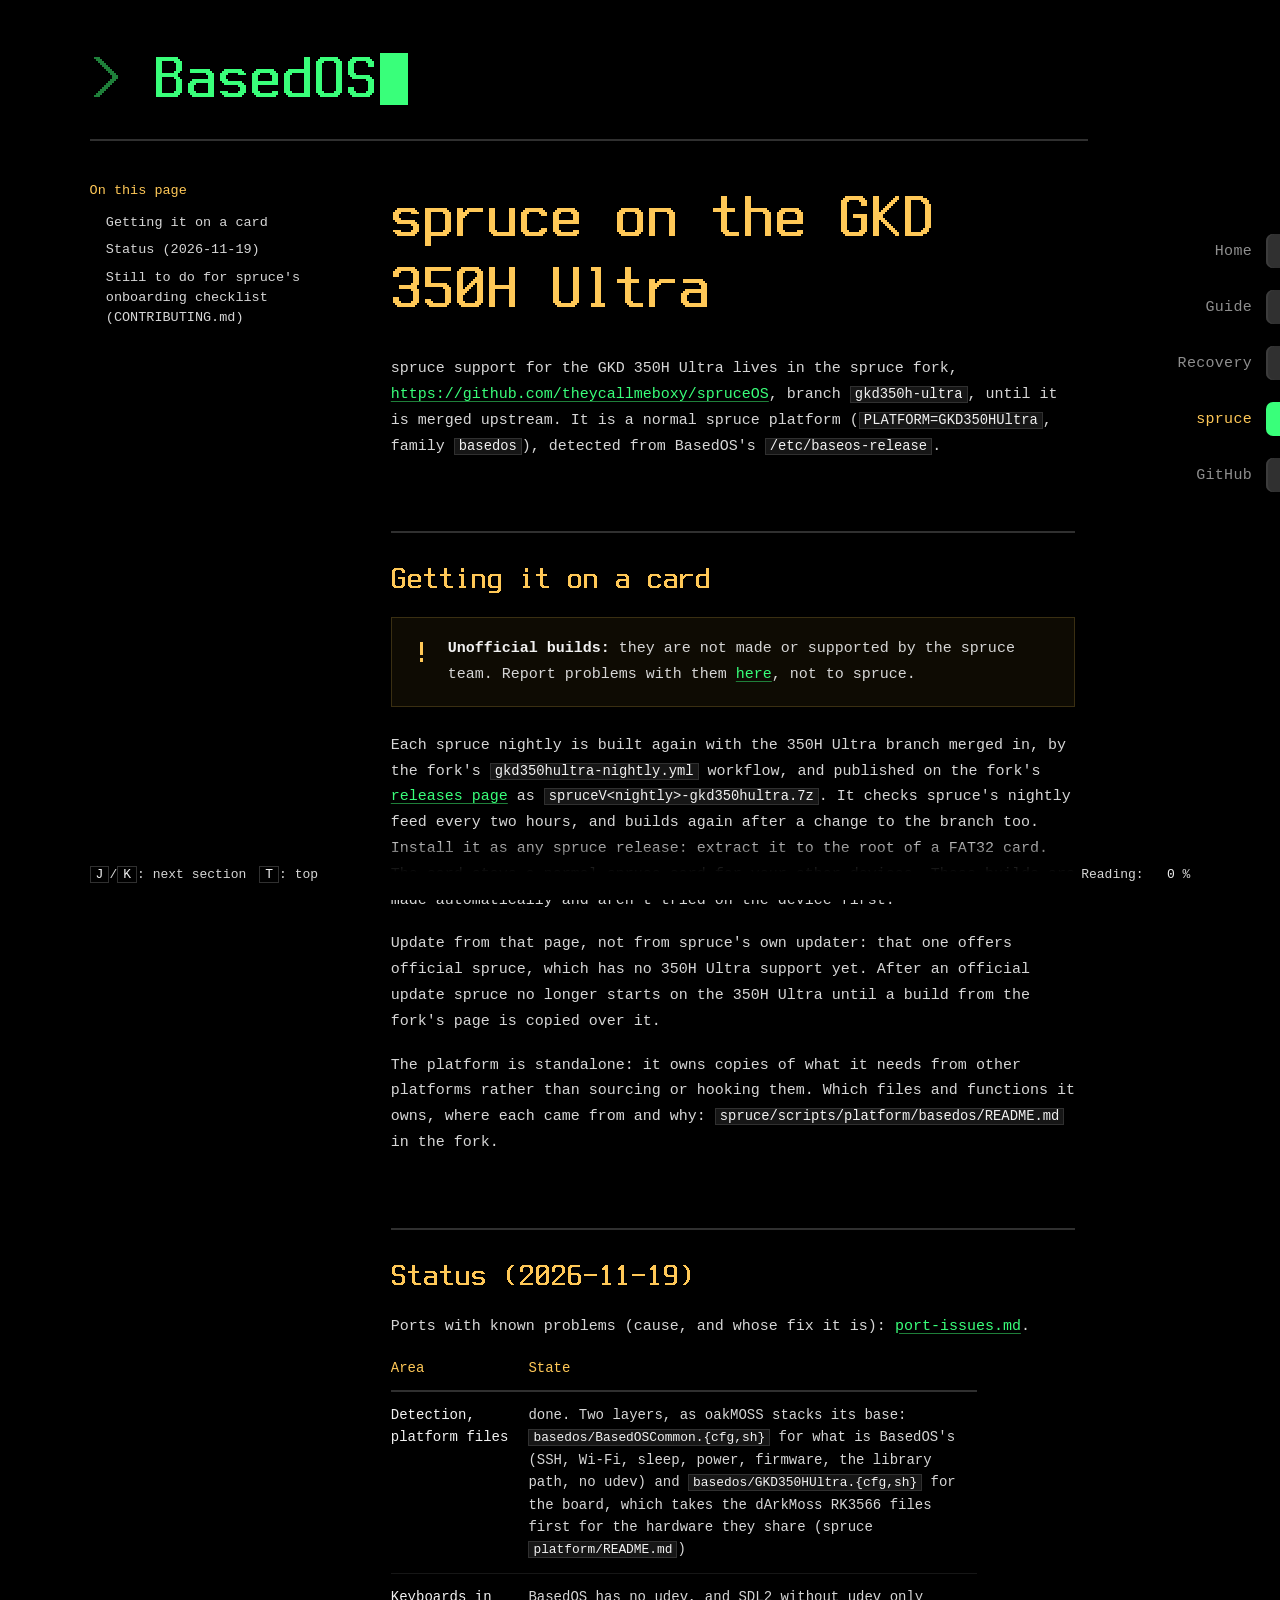
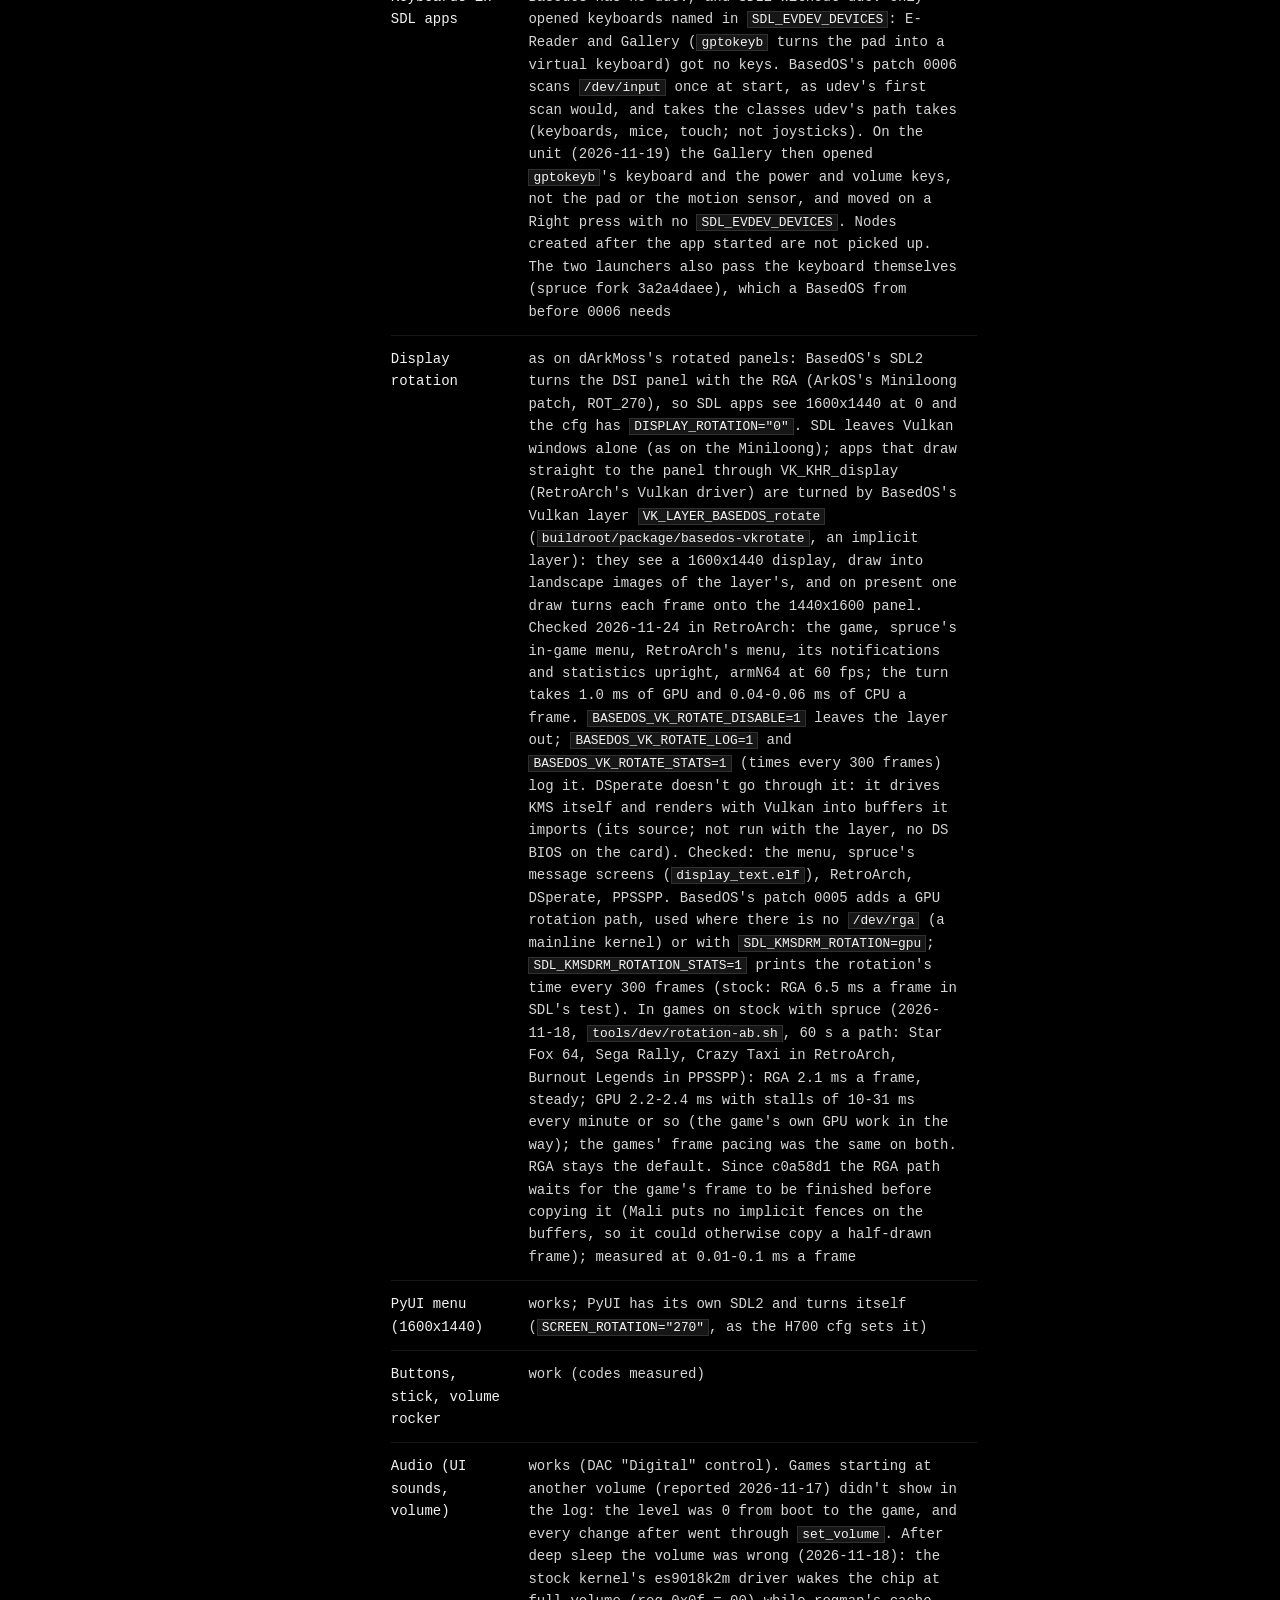
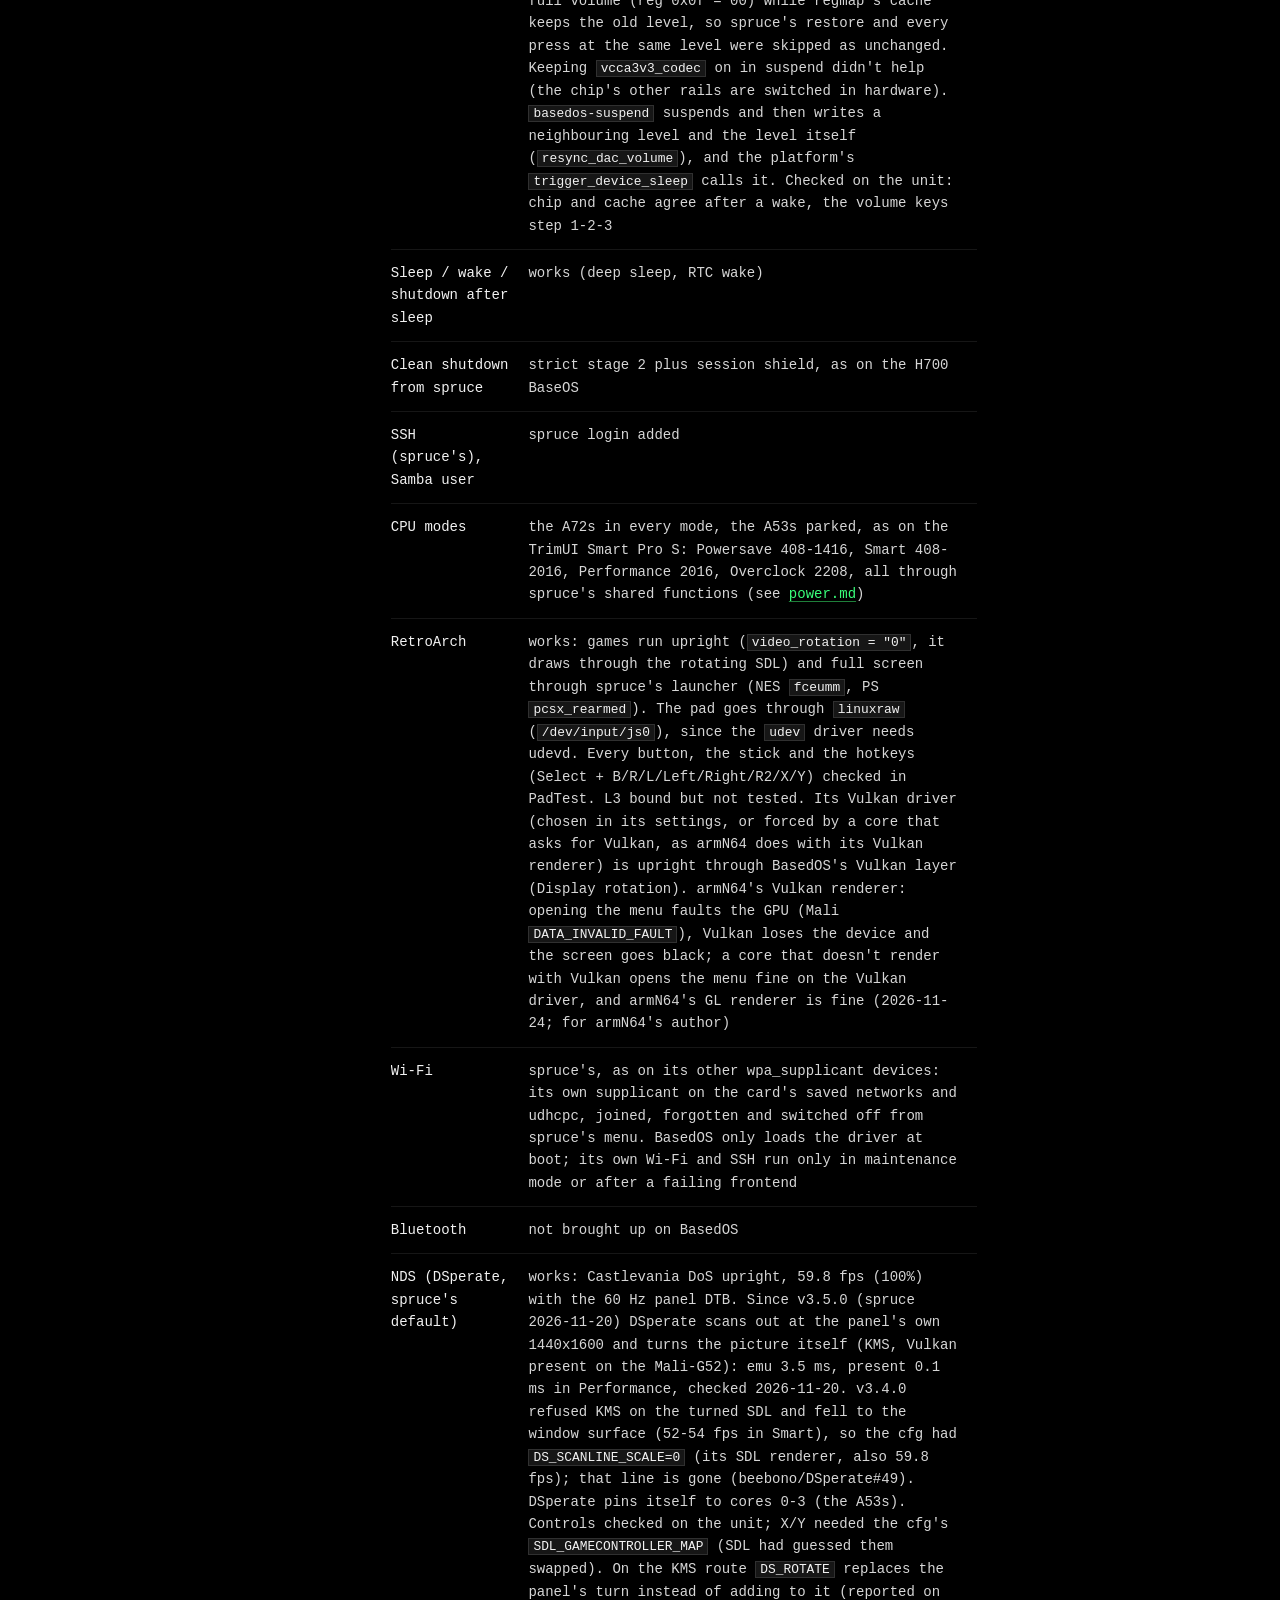
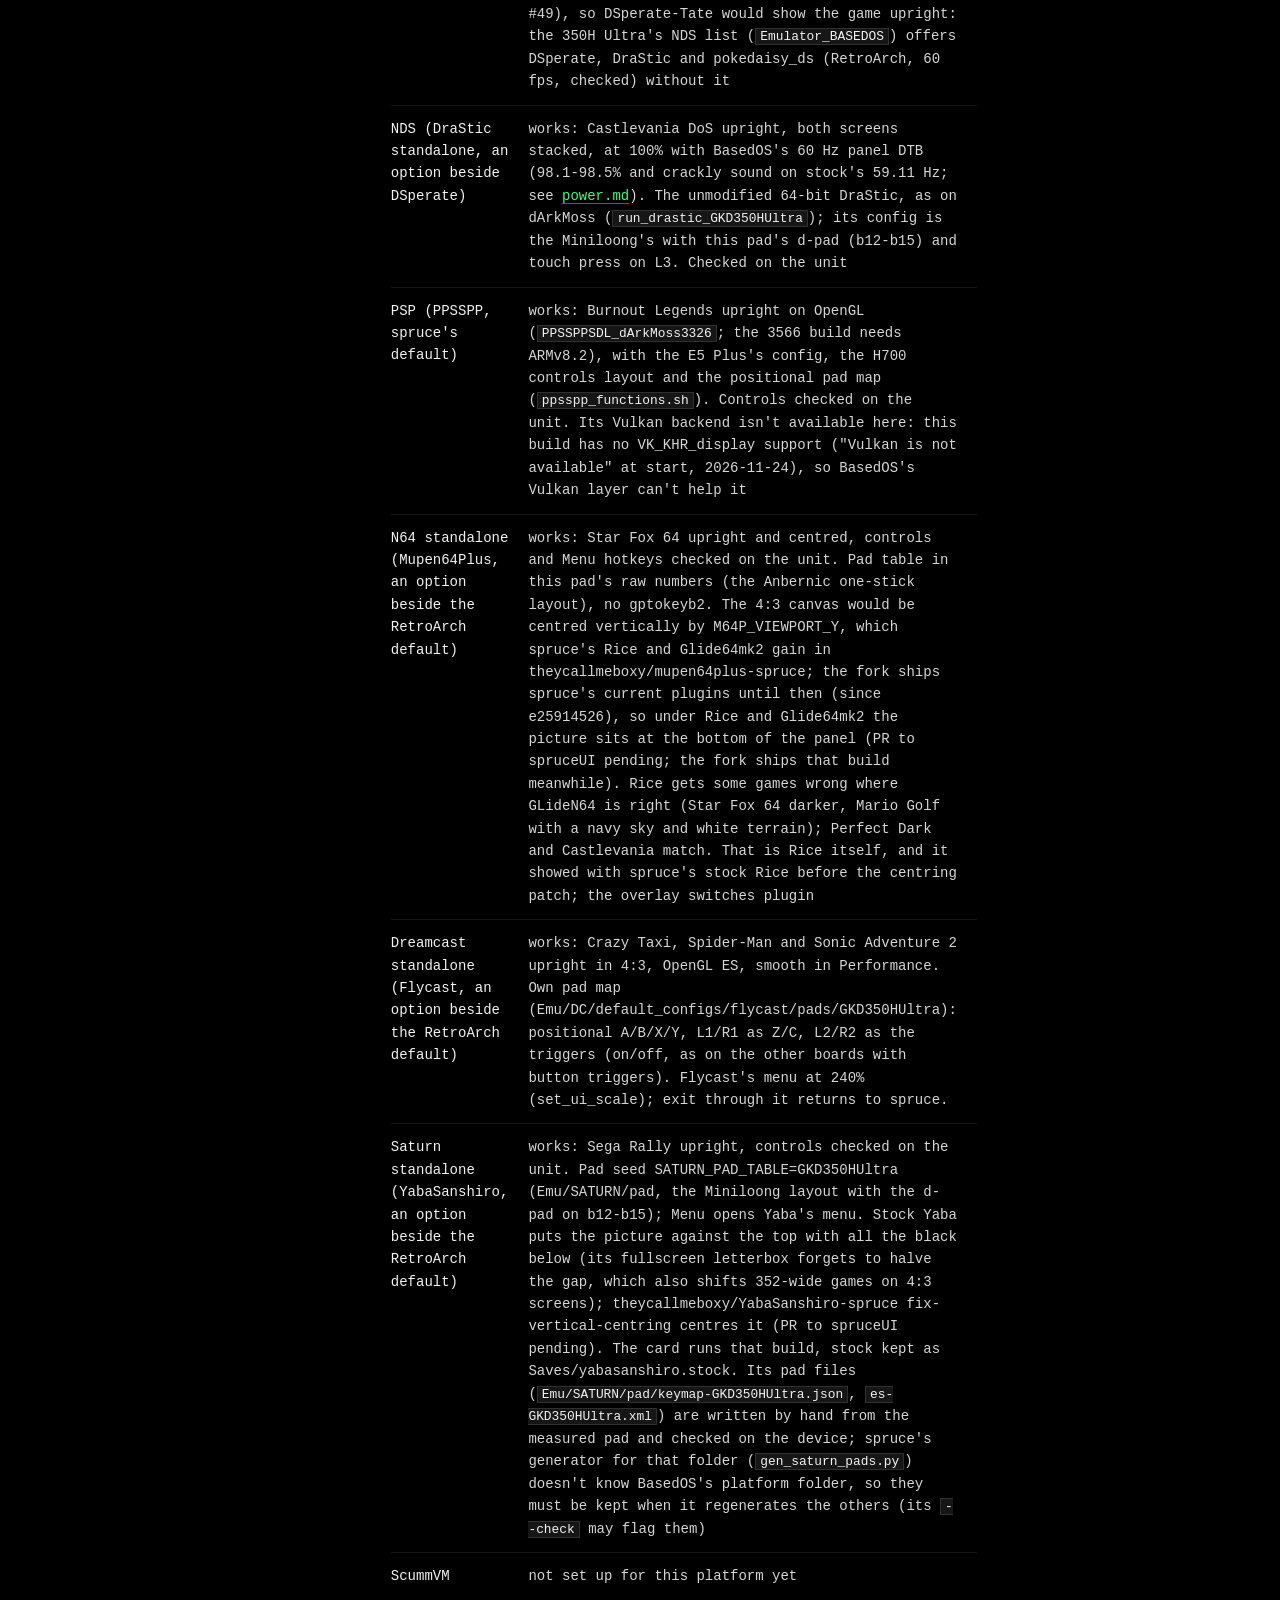
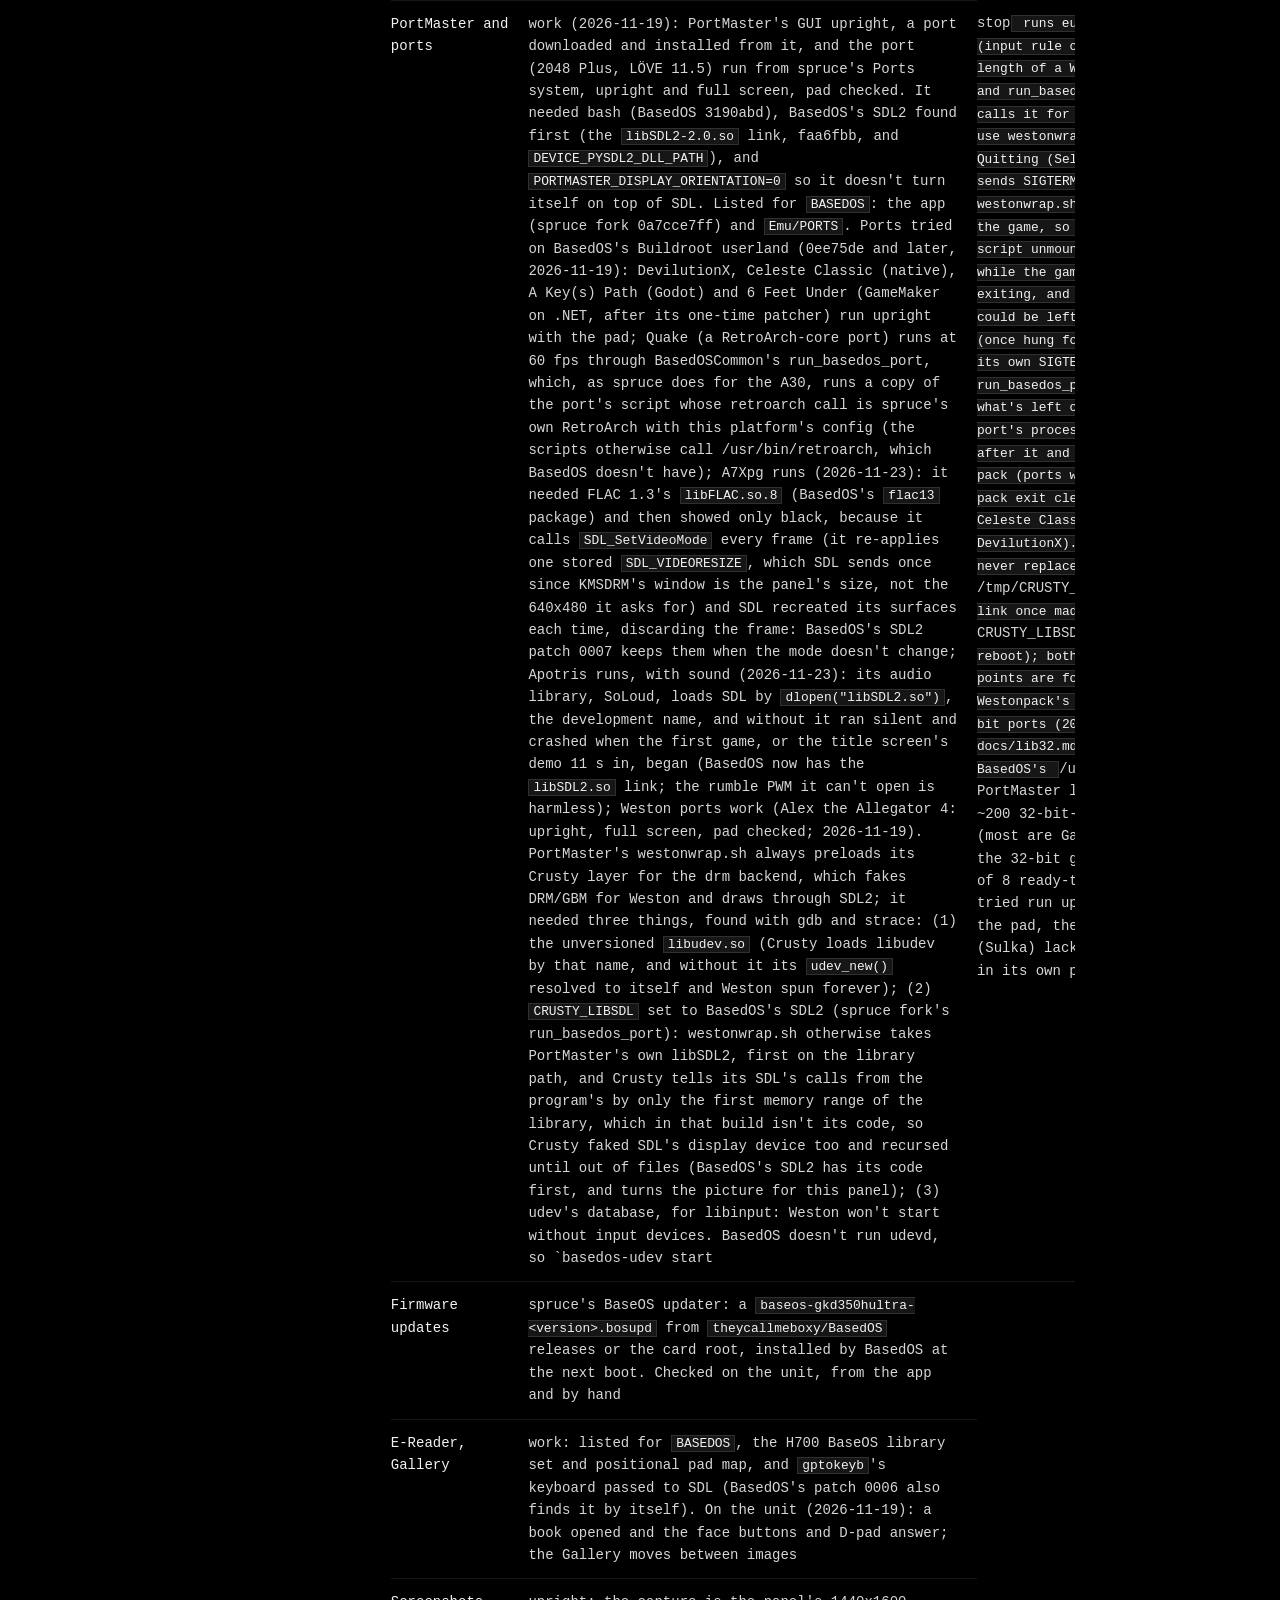
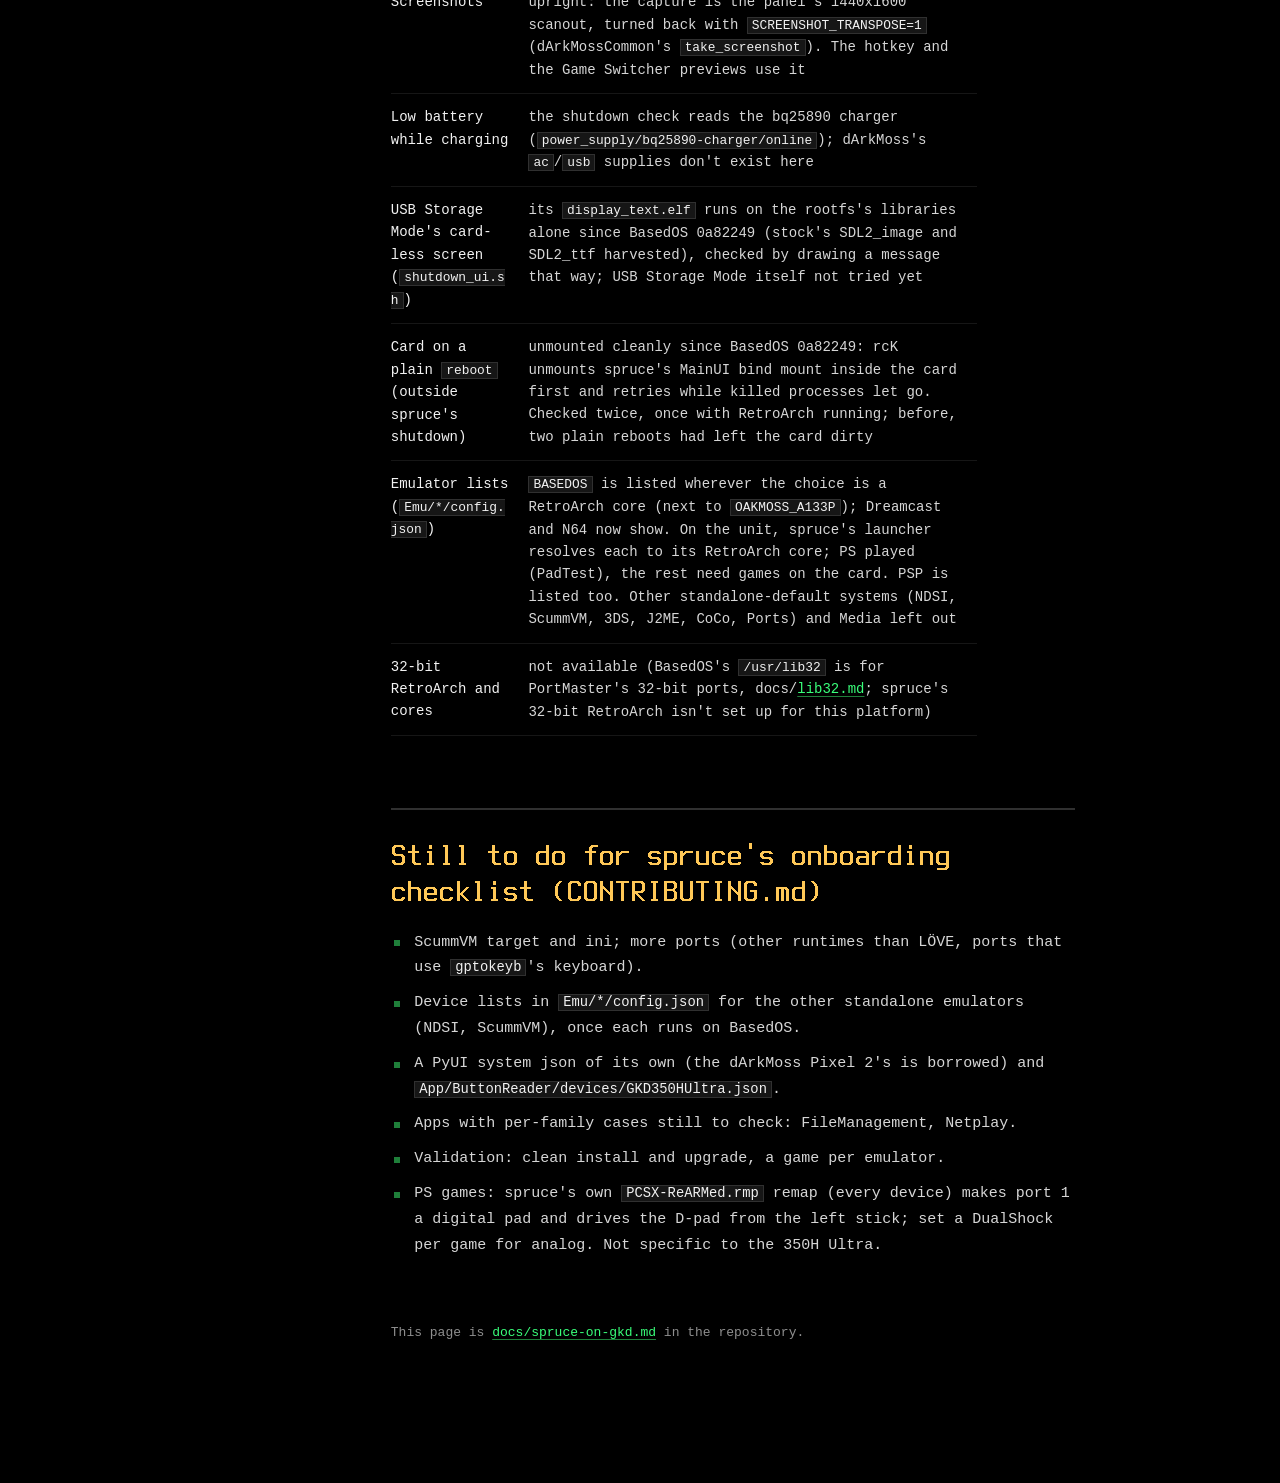
<file: site/spruce.html>
<!doctype html>
<html lang="en">
<head>
<meta charset="utf-8">
<meta name="viewport" content="width=device-width, initial-scale=1">
<title>spruce on the GKD 350H Ultra</title>
<meta name="description" content="What spruce does on the GKD 350H Ultra under BasedOS.">
<meta name="theme-color" content="#000000">
<meta name="color-scheme" content="dark">
<link rel="icon" href="favicon.svg" type="image/svg+xml">
<link rel="preload" href="fonts/BasedOS-Boot.ttf" as="font" type="font/ttf" crossorigin>
<link rel="stylesheet" href="basedos.css">
</head>
<body class="doc">
<a class="skip" href="#main">Skip to the text</a>
<header class="bezel">
  <a class="homelink" href="index.html"><svg class="wordmark" viewBox="0 0 160 32" role="img" aria-label="BasedOS"><title>BasedOS</title><rect class="c" x="2" y="6" width="3" height="1"/><rect class="c" x="3" y="7" width="3" height="1"/><rect class="c" x="4" y="8" width="3" height="1"/><rect class="c" x="5" y="9" width="3" height="1"/><rect class="c" x="6" y="10" width="3" height="1"/><rect class="c" x="7" y="11" width="3" height="1"/><rect class="c" x="8" y="12" width="3" height="1"/><rect class="c" x="9" y="13" width="3" height="1"/><rect class="c" x="10" y="14" width="3" height="1"/><rect class="c" x="11" y="15" width="3" height="2"/><rect class="c" x="10" y="17" width="3" height="1"/><rect class="c" x="9" y="18" width="3" height="1"/><rect class="c" x="8" y="19" width="3" height="1"/><rect class="c" x="7" y="20" width="3" height="1"/><rect class="c" x="6" y="21" width="3" height="1"/><rect class="c" x="5" y="22" width="3" height="1"/><rect class="c" x="4" y="23" width="3" height="1"/><rect class="c" x="3" y="24" width="3" height="1"/><rect class="c" x="2" y="25" width="3" height="1"/><rect class="w" x="33" y="6" width="11" height="1"/><rect class="w" x="33" y="7" width="12" height="1"/><rect class="w" x="42" y="8" width="4" height="1"/><rect class="w" x="43" y="9" width="3" height="4"/><rect class="w" x="33" y="8" width="3" height="6"/><rect class="w" x="42" y="13" width="3" height="1"/><rect class="w" x="33" y="14" width="11" height="2"/><rect class="w" x="42" y="16" width="3" height="1"/><rect class="w" x="43" y="17" width="3" height="6"/><rect class="w" x="33" y="16" width="3" height="8"/><rect class="w" x="42" y="23" width="4" height="1"/><rect class="w" x="33" y="24" width="12" height="1"/><rect class="w" x="33" y="25" width="11" height="1"/><rect class="w" x="50" y="12" width="10" height="1"/><rect class="w" x="50" y="13" width="11" height="1"/><rect class="w" x="58" y="14" width="4" height="1"/><rect class="w" x="59" y="15" width="3" height="2"/><rect class="w" x="51" y="17" width="11" height="1"/><rect class="w" x="50" y="18" width="12" height="1"/><rect class="w" x="49" y="19" width="4" height="1"/><rect class="w" x="49" y="20" width="3" height="3"/><rect class="w" x="59" y="19" width="3" height="5"/><rect class="w" x="49" y="23" width="4" height="1"/><rect class="w" x="50" y="24" width="12" height="1"/><rect class="w" x="51" y="25" width="11" height="1"/><rect class="w" x="67" y="12" width="9" height="1"/><rect class="w" x="66" y="13" width="11" height="1"/><rect class="w" x="74" y="14" width="4" height="1"/><rect class="w" x="65" y="14" width="4" height="1"/><rect class="w" x="65" y="15" width="3" height="2"/><rect class="w" x="65" y="17" width="4" height="1"/><rect class="w" x="66" y="18" width="10" height="1"/><rect class="w" x="67" y="19" width="10" height="1"/><rect class="w" x="74" y="20" width="4" height="1"/><rect class="w" x="75" y="21" width="3" height="2"/><rect class="w" x="74" y="23" width="4" height="1"/><rect class="w" x="65" y="23" width="4" height="1"/><rect class="w" x="66" y="24" width="11" height="1"/><rect class="w" x="67" y="25" width="9" height="1"/><rect class="w" x="83" y="12" width="9" height="1"/><rect class="w" x="82" y="13" width="11" height="1"/><rect class="w" x="90" y="14" width="4" height="1"/><rect class="w" x="81" y="14" width="4" height="1"/><rect class="w" x="91" y="15" width="3" height="3"/><rect class="w" x="81" y="15" width="3" height="3"/><rect class="w" x="81" y="18" width="13" height="2"/><rect class="w" x="81" y="20" width="3" height="3"/><rect class="w" x="91" y="23" width="3" height="1"/><rect class="w" x="81" y="23" width="4" height="1"/><rect class="w" x="82" y="24" width="12" height="1"/><rect class="w" x="83" y="25" width="10" height="1"/><rect class="w" x="107" y="6" width="3" height="6"/><rect class="w" x="99" y="12" width="11" height="1"/><rect class="w" x="98" y="13" width="12" height="1"/><rect class="w" x="97" y="14" width="4" height="1"/><rect class="w" x="97" y="15" width="3" height="8"/><rect class="w" x="107" y="14" width="3" height="10"/><rect class="w" x="97" y="23" width="4" height="1"/><rect class="w" x="98" y="24" width="12" height="1"/><rect class="w" x="99" y="25" width="11" height="1"/><rect class="w" x="115" y="6" width="9" height="1"/><rect class="w" x="114" y="7" width="11" height="1"/><rect class="w" x="122" y="8" width="4" height="1"/><rect class="w" x="113" y="8" width="4" height="1"/><rect class="w" x="123" y="9" width="3" height="14"/><rect class="w" x="113" y="9" width="3" height="14"/><rect class="w" x="122" y="23" width="4" height="1"/><rect class="w" x="113" y="23" width="4" height="1"/><rect class="w" x="114" y="24" width="11" height="1"/><rect class="w" x="115" y="25" width="9" height="1"/><rect class="w" x="131" y="6" width="9" height="1"/><rect class="w" x="130" y="7" width="11" height="1"/><rect class="w" x="138" y="8" width="4" height="1"/><rect class="w" x="129" y="8" width="4" height="1"/><rect class="w" x="139" y="9" width="3" height="2"/><rect class="w" x="129" y="9" width="3" height="5"/><rect class="w" x="129" y="14" width="4" height="1"/><rect class="w" x="130" y="15" width="10" height="1"/><rect class="w" x="131" y="16" width="10" height="1"/><rect class="w" x="138" y="17" width="4" height="1"/><rect class="w" x="139" y="18" width="3" height="5"/><rect class="w" x="129" y="21" width="3" height="2"/><rect class="w" x="138" y="23" width="4" height="1"/><rect class="w" x="129" y="23" width="4" height="1"/><rect class="w" x="130" y="24" width="11" height="1"/><rect class="w" x="131" y="25" width="9" height="1"/><rect class="k" x="145" y="4" width="14" height="26"/></svg></a>
</header>
<nav class="keys" aria-label="Pages"><a href="index.html"><span class="label">Home</span><span class="btn" aria-hidden="true"></span></a><a href="guide.html"><span class="label">Guide</span><span class="btn" aria-hidden="true"></span></a><a href="recovery.html"><span class="label">Recovery</span><span class="btn" aria-hidden="true"></span></a><a href="spruce.html" aria-current="page"><span class="label">spruce</span><span class="btn" aria-hidden="true"></span></a><a href="https://github.com/theycallmeboxy/BasedOS"><span class="label">GitHub</span><span class="btn" aria-hidden="true"></span></a></nav>
<div class="screen">
<nav class="menu" aria-label="On this page"><details open><summary>On this page</summary><ol><li class="l2"><a href="#getting-it-on-a-card">Getting it on a card</a></li><li class="l2"><a href="#status-2026-11-19">Status (2026-11-19)</a></li><li class="l2"><a href="#still-to-do-for-spruce-s-onboarding-checklist-contributing-md">Still to do for spruce&#x27;s onboarding checklist (CONTRIBUTING.md)</a></li></ol></details></nav>
<main id="main">
<h1 id="spruce-on-the-gkd-350h-ultra"><a class="anchor" href="#spruce-on-the-gkd-350h-ultra" aria-hidden="true" tabindex="-1">#</a>spruce on the GKD 350H Ultra</h1><p>spruce support for the GKD 350H Ultra lives in the spruce fork, <a href="https://github.com/theycallmeboxy/spruceOS">https://github.com/theycallmeboxy/spruceOS</a>, branch <code>gkd350h-ultra</code>, until it is merged upstream. It is a normal spruce platform (<code>PLATFORM=GKD350HUltra</code>, family <code>basedos</code>), detected from BasedOS's <code>/etc/baseos-release</code>.</p><h2 id="getting-it-on-a-card"><a class="anchor" href="#getting-it-on-a-card" aria-hidden="true" tabindex="-1">#</a>Getting it on a card</h2><aside class="note"><span class="bang" aria-hidden="true">!</span><div><p><strong>Unofficial builds:</strong> they are not made or supported by the spruce team. Report problems with them <a href="https://github.com/theycallmeboxy/BasedOS/issues">here</a>, not to spruce.</p></div></aside><p>Each spruce nightly is built again with the 350H Ultra branch merged in, by the fork's <code>gkd350hultra-nightly.yml</code> workflow, and published on the fork's <a href="https://github.com/theycallmeboxy/spruceOS/releases/latest">releases page</a> as <code>spruceV&lt;nightly&gt;-gkd350hultra.7z</code>. It checks spruce's nightly feed every two hours, and builds again after a change to the branch too. Install it as any spruce release: extract it to the root of a FAT32 card. The card stays a normal spruce card for your other devices. These builds are made automatically and aren't tried on the device first.</p><p>Update from that page, not from spruce's own updater: that one offers official spruce, which has no 350H Ultra support yet. After an official update spruce no longer starts on the 350H Ultra until a build from the fork's page is copied over it.</p><p>The platform is standalone: it owns copies of what it needs from other platforms rather than sourcing or hooking them. Which files and functions it owns, where each came from and why: <code>spruce/scripts/platform/basedos/README.md</code> in the fork.</p><h2 id="status-2026-11-19"><a class="anchor" href="#status-2026-11-19" aria-hidden="true" tabindex="-1">#</a>Status (2026-11-19)</h2><p>Ports with known problems (cause, and whose fix it is): <a href="https://github.com/theycallmeboxy/BasedOS/blob/main/docs/port-issues.md"><a href="https://github.com/theycallmeboxy/BasedOS/blob/main/docs/port-issues.md">port-issues.md</a></a>.</p><div class="table"><table><thead><tr><th>Area</th><th>State</th></tr></thead><tbody><tr><td>Detection, platform files</td><td>done. Two layers, as oakMOSS stacks its base: <code>basedos/BasedOSCommon.{cfg,sh}</code> for what is BasedOS's (SSH, Wi-Fi, sleep, power, firmware, the library path, no udev) and <code>basedos/GKD350HUltra.{cfg,sh}</code> for the board, which takes the dArkMoss RK3566 files first for the hardware they share (spruce <code>platform/README.md</code>)</td></tr><tr><td>Keyboards in SDL apps</td><td>BasedOS has no udev, and SDL2 without udev only opened keyboards named in <code>SDL_EVDEV_DEVICES</code>: E-Reader and Gallery (<code>gptokeyb</code> turns the pad into a virtual keyboard) got no keys. BasedOS's patch 0006 scans <code>/dev/input</code> once at start, as udev's first scan would, and takes the classes udev's path takes (keyboards, mice, touch; not joysticks). On the unit (2026-11-19) the Gallery then opened <code>gptokeyb</code>'s keyboard and the power and volume keys, not the pad or the motion sensor, and moved on a Right press with no <code>SDL_EVDEV_DEVICES</code>. Nodes created after the app started are not picked up. The two launchers also pass the keyboard themselves (spruce fork 3a2a4daee), which a BasedOS from before 0006 needs</td></tr><tr><td>Display rotation</td><td>as on dArkMoss's rotated panels: BasedOS's SDL2 turns the DSI panel with the RGA (ArkOS's Miniloong patch, ROT_270), so SDL apps see 1600x1440 at 0 and the cfg has <code>DISPLAY_ROTATION=&quot;0&quot;</code>. SDL leaves Vulkan windows alone (as on the Miniloong); apps that draw straight to the panel through VK_KHR_display (RetroArch's Vulkan driver) are turned by BasedOS's Vulkan layer <code>VK_LAYER_BASEDOS_rotate</code> (<code>buildroot/package/basedos-vkrotate</code>, an implicit layer): they see a 1600x1440 display, draw into landscape images of the layer's, and on present one draw turns each frame onto the 1440x1600 panel. Checked 2026-11-24 in RetroArch: the game, spruce's in-game menu, RetroArch's menu, its notifications and statistics upright, armN64 at 60 fps; the turn takes 1.0 ms of GPU and 0.04-0.06 ms of CPU a frame. <code>BASEDOS_VK_ROTATE_DISABLE=1</code> leaves the layer out; <code>BASEDOS_VK_ROTATE_LOG=1</code> and <code>BASEDOS_VK_ROTATE_STATS=1</code> (times every 300 frames) log it. DSperate doesn't go through it: it drives KMS itself and renders with Vulkan into buffers it imports (its source; not run with the layer, no DS BIOS on the card). Checked: the menu, spruce's message screens (<code>display_text.elf</code>), RetroArch, DSperate, PPSSPP. BasedOS's patch 0005 adds a GPU rotation path, used where there is no <code>/dev/rga</code> (a mainline kernel) or with <code>SDL_KMSDRM_ROTATION=gpu</code>; <code>SDL_KMSDRM_ROTATION_STATS=1</code> prints the rotation's time every 300 frames (stock: RGA 6.5 ms a frame in SDL's test). In games on stock with spruce (2026-11-18, <code>tools/dev/rotation-ab.sh</code>, 60 s a path: Star Fox 64, Sega Rally, Crazy Taxi in RetroArch, Burnout Legends in PPSSPP): RGA 2.1 ms a frame, steady; GPU 2.2-2.4 ms with stalls of 10-31 ms every minute or so (the game's own GPU work in the way); the games' frame pacing was the same on both. RGA stays the default. Since c0a58d1 the RGA path waits for the game's frame to be finished before copying it (Mali puts no implicit fences on the buffers, so it could otherwise copy a half-drawn frame); measured at 0.01-0.1 ms a frame</td></tr><tr><td>PyUI menu (1600x1440)</td><td>works; PyUI has its own SDL2 and turns itself (<code>SCREEN_ROTATION=&quot;270&quot;</code>, as the H700 cfg sets it)</td></tr><tr><td>Buttons, stick, volume rocker</td><td>work (codes measured)</td></tr><tr><td>Audio (UI sounds, volume)</td><td>works (DAC "Digital" control). Games starting at another volume (reported 2026-11-17) didn't show in the log: the level was 0 from boot to the game, and every change after went through <code>set_volume</code>. After deep sleep the volume was wrong (2026-11-18): the stock kernel's es9018k2m driver wakes the chip at full volume (reg 0x0f = 00) while regmap's cache keeps the old level, so spruce's restore and every press at the same level were skipped as unchanged. Keeping <code>vcca3v3_codec</code> on in suspend didn't help (the chip's other rails are switched in hardware). <code>basedos-suspend</code> suspends and then writes a neighbouring level and the level itself (<code>resync_dac_volume</code>), and the platform's <code>trigger_device_sleep</code> calls it. Checked on the unit: chip and cache agree after a wake, the volume keys step 1-2-3</td></tr><tr><td>Sleep / wake / shutdown after sleep</td><td>works (deep sleep, RTC wake)</td></tr><tr><td>Clean shutdown from spruce</td><td>strict stage 2 plus session shield, as on the H700 BaseOS</td></tr><tr><td>SSH (spruce's), Samba user</td><td>spruce login added</td></tr><tr><td>CPU modes</td><td>the A72s in every mode, the A53s parked, as on the TrimUI Smart Pro S: Powersave 408-1416, Smart 408-2016, Performance 2016, Overclock 2208, all through spruce's shared functions (see <a href="https://github.com/theycallmeboxy/BasedOS/blob/main/docs/power.md">power.md</a>)</td></tr><tr><td>RetroArch</td><td>works: games run upright (<code>video_rotation = &quot;0&quot;</code>, it draws through the rotating SDL) and full screen through spruce's launcher (NES <code>fceumm</code>, PS <code>pcsx_rearmed</code>). The pad goes through <code>linuxraw</code> (<code>/dev/input/js0</code>), since the <code>udev</code> driver needs udevd. Every button, the stick and the hotkeys (Select + B/R/L/Left/Right/R2/X/Y) checked in PadTest. L3 bound but not tested. Its Vulkan driver (chosen in its settings, or forced by a core that asks for Vulkan, as armN64 does with its Vulkan renderer) is upright through BasedOS's Vulkan layer (Display rotation). armN64's Vulkan renderer: opening the menu faults the GPU (Mali <code>DATA_INVALID_FAULT</code>), Vulkan loses the device and the screen goes black; a core that doesn't render with Vulkan opens the menu fine on the Vulkan driver, and armN64's GL renderer is fine (2026-11-24; for armN64's author)</td></tr><tr><td>Wi-Fi</td><td>spruce's, as on its other wpa_supplicant devices: its own supplicant on the card's saved networks and udhcpc, joined, forgotten and switched off from spruce's menu. BasedOS only loads the driver at boot; its own Wi-Fi and SSH run only in maintenance mode or after a failing frontend</td></tr><tr><td>Bluetooth</td><td>not brought up on BasedOS</td></tr><tr><td>NDS (DSperate, spruce's default)</td><td>works: Castlevania DoS upright, 59.8 fps (100%) with the 60 Hz panel DTB. Since v3.5.0 (spruce 2026-11-20) DSperate scans out at the panel's own 1440x1600 and turns the picture itself (KMS, Vulkan present on the Mali-G52): emu 3.5 ms, present 0.1 ms in Performance, checked 2026-11-20. v3.4.0 refused KMS on the turned SDL and fell to the window surface (52-54 fps in Smart), so the cfg had <code>DS_SCANLINE_SCALE=0</code> (its SDL renderer, also 59.8 fps); that line is gone (beebono/DSperate#49). DSperate pins itself to cores 0-3 (the A53s). Controls checked on the unit; X/Y needed the cfg's <code>SDL_GAMECONTROLLER_MAP</code> (SDL had guessed them swapped). On the KMS route <code>DS_ROTATE</code> replaces the panel's turn instead of adding to it (reported on #49), so DSperate-Tate would show the game upright: the 350H Ultra's NDS list (<code>Emulator_BASEDOS</code>) offers DSperate, DraStic and pokedaisy_ds (RetroArch, 60 fps, checked) without it</td></tr><tr><td>NDS (DraStic standalone, an option beside DSperate)</td><td>works: Castlevania DoS upright, both screens stacked, at 100% with BasedOS's 60 Hz panel DTB (98.1-98.5% and crackly sound on stock's 59.11 Hz; see <a href="https://github.com/theycallmeboxy/BasedOS/blob/main/docs/power.md">power.md</a>). The unmodified 64-bit DraStic, as on dArkMoss (<code>run_drastic_GKD350HUltra</code>); its config is the Miniloong's with this pad's d-pad (b12-b15) and touch press on L3. Checked on the unit</td></tr><tr><td>PSP (PPSSPP, spruce's default)</td><td>works: Burnout Legends upright on OpenGL (<code>PPSSPPSDL_dArkMoss3326</code>; the 3566 build needs ARMv8.2), with the E5 Plus's config, the H700 controls layout and the positional pad map (<code>ppsspp_functions.sh</code>). Controls checked on the unit. Its Vulkan backend isn't available here: this build has no VK_KHR_display support ("Vulkan is not available" at start, 2026-11-24), so BasedOS's Vulkan layer can't help it</td></tr><tr><td>N64 standalone (Mupen64Plus, an option beside the RetroArch default)</td><td>works: Star Fox 64 upright and centred, controls and Menu hotkeys checked on the unit. Pad table in this pad's raw numbers (the Anbernic one-stick layout), no gptokeyb2. The 4:3 canvas would be centred vertically by M64P_VIEWPORT_Y, which spruce's Rice and Glide64mk2 gain in theycallmeboxy/mupen64plus-spruce; the fork ships spruce's current plugins until then (since e25914526), so under Rice and Glide64mk2 the picture sits at the bottom of the panel (PR to spruceUI pending; the fork ships that build meanwhile). Rice gets some games wrong where GLideN64 is right (Star Fox 64 darker, Mario Golf with a navy sky and white terrain); Perfect Dark and Castlevania match. That is Rice itself, and it showed with spruce's stock Rice before the centring patch; the overlay switches plugin</td></tr><tr><td>Dreamcast standalone (Flycast, an option beside the RetroArch default)</td><td>works: Crazy Taxi, Spider-Man and Sonic Adventure 2 upright in 4:3, OpenGL ES, smooth in Performance. Own pad map (Emu/DC/default_configs/flycast/pads/GKD350HUltra): positional A/B/X/Y, L1/R1 as Z/C, L2/R2 as the triggers (on/off, as on the other boards with button triggers). Flycast's menu at 240% (set_ui_scale); exit through it returns to spruce.</td></tr><tr><td>Saturn standalone (YabaSanshiro, an option beside the RetroArch default)</td><td>works: Sega Rally upright, controls checked on the unit. Pad seed SATURN_PAD_TABLE=GKD350HUltra (Emu/SATURN/pad, the Miniloong layout with the d-pad on b12-b15); Menu opens Yaba's menu. Stock Yaba puts the picture against the top with all the black below (its fullscreen letterbox forgets to halve the gap, which also shifts 352-wide games on 4:3 screens); theycallmeboxy/YabaSanshiro-spruce fix-vertical-centring centres it (PR to spruceUI pending). The card runs that build, stock kept as Saves/yabasanshiro.stock. Its pad files (<code>Emu/SATURN/pad/keymap-GKD350HUltra.json</code>, <code>es-GKD350HUltra.xml</code>) are written by hand from the measured pad and checked on the device; spruce's generator for that folder (<code>gen_saturn_pads.py</code>) doesn't know BasedOS's platform folder, so they must be kept when it regenerates the others (its <code>--check</code> may flag them)</td></tr><tr><td>ScummVM</td><td>not set up for this platform yet</td></tr><tr><td>PortMaster and ports</td><td>work (2026-11-19): PortMaster's GUI upright, a port downloaded and installed from it, and the port (2048 Plus, LÖVE 11.5) run from spruce's Ports system, upright and full screen, pad checked. It needed bash (BasedOS 3190abd), BasedOS's SDL2 found first (the <code>libSDL2-2.0.so</code> link, faa6fbb, and <code>DEVICE_PYSDL2_DLL_PATH</code>), and <code>PORTMASTER_DISPLAY_ORIENTATION=0</code> so it doesn't turn itself on top of SDL. Listed for <code>BASEDOS</code>: the app (spruce fork 0a7cce7ff) and <code>Emu/PORTS</code>. Ports tried on BasedOS's Buildroot userland (0ee75de and later, 2026-11-19): DevilutionX, Celeste Classic (native), A Key(s) Path (Godot) and 6 Feet Under (GameMaker on .NET, after its one-time patcher) run upright with the pad; Quake (a RetroArch-core port) runs at 60 fps through BasedOSCommon's run_basedos_port, which, as spruce does for the A30, runs a copy of the port's script whose retroarch call is spruce's own RetroArch with this platform's config (the scripts otherwise call /usr/bin/retroarch, which BasedOS doesn't have); A7Xpg runs (2026-11-23): it needed FLAC 1.3's <code>libFLAC.so.8</code> (BasedOS's <code>flac13</code> package) and then showed only black, because it calls <code>SDL_SetVideoMode</code> every frame (it re-applies one stored <code>SDL_VIDEORESIZE</code>, which SDL sends once since KMSDRM's window is the panel's size, not the 640x480 it asks for) and SDL recreated its surfaces each time, discarding the frame: BasedOS's SDL2 patch 0007 keeps them when the mode doesn't change; Apotris runs, with sound (2026-11-23): its audio library, SoLoud, loads SDL by <code>dlopen(&quot;libSDL2.so&quot;)</code>, the development name, and without it ran silent and crashed when the first game, or the title screen's demo 11 s in, began (BasedOS now has the <code>libSDL2.so</code> link; the rumble PWM it can't open is harmless); Weston ports work (Alex the Allegator 4: upright, full screen, pad checked; 2026-11-19). PortMaster's westonwrap.sh always preloads its Crusty layer for the drm backend, which fakes DRM/GBM for Weston and draws through SDL2; it needed three things, found with gdb and strace: (1) the unversioned <code>libudev.so</code> (Crusty loads libudev by that name, and without it its <code>udev_new()</code> resolved to itself and Weston spun forever); (2) <code>CRUSTY_LIBSDL</code> set to BasedOS's SDL2 (spruce fork's run_basedos_port): westonwrap.sh otherwise takes PortMaster's own libSDL2, first on the library path, and Crusty tells its SDL's calls from the program's by only the first memory range of the library, which in that build isn't its code, so Crusty faked SDL's display device too and recursed until out of files (BasedOS's SDL2 has its code first, and turns the picture for this panel); (3) udev's database, for libinput: Weston won't start without input devices. BasedOS doesn't run udevd, so `basedos-udev start</td><td>stop<code> runs eudev&#x27;s udevd (input rule only) for the length of a Weston port, and run_basedos_port calls it for ports that use westonwrap.sh. Quitting (Select+Start) sends SIGTERM to westonwrap.sh along with the game, so the port&#x27;s script unmounts the pack while the game is still exiting, and the game could be left behind (once hung for good in its own SIGTERM handler); run_basedos_port ends what&#x27;s left of a Weston port&#x27;s process group 3 s after it and unmounts the pack (ports without the pack exit cleanly: Celeste Classic, DevilutionX). Crusty also never replaces its </code>/tmp/CRUSTY_LIBSDL64.so<code> link once made (a changed </code>CRUSTY_LIBSDL<code> takes a reboot); both Crusty points are for Westonpack&#x27;s author. 32-bit ports (2026-11-19, docs/lib32.md): with BasedOS&#x27;s </code>/usr/lib32`, PortMaster lists its ~200 32-bit-only ports (most are GameMaker on the 32-bit gmloader); 7 of 8 ready-to-run ones tried run upright with the pad, the eighth (Sulka) lacks a library in its own package</td></tr><tr><td>Firmware updates</td><td>spruce's BaseOS updater: a <code>baseos-gkd350hultra-&lt;version&gt;.bosupd</code> from <code>theycallmeboxy/BasedOS</code> releases or the card root, installed by BasedOS at the next boot. Checked on the unit, from the app and by hand</td></tr><tr><td>E-Reader, Gallery</td><td>work: listed for <code>BASEDOS</code>, the H700 BaseOS library set and positional pad map, and <code>gptokeyb</code>'s keyboard passed to SDL (BasedOS's patch 0006 also finds it by itself). On the unit (2026-11-19): a book opened and the face buttons and D-pad answer; the Gallery moves between images</td></tr><tr><td>Screenshots</td><td>upright: the capture is the panel's 1440x1600 scanout, turned back with <code>SCREENSHOT_TRANSPOSE=1</code> (dArkMossCommon's <code>take_screenshot</code>). The hotkey and the Game Switcher previews use it</td></tr><tr><td>Low battery while charging</td><td>the shutdown check reads the bq25890 charger (<code>power_supply/bq25890-charger/online</code>); dArkMoss's <code>ac</code>/<code>usb</code> supplies don't exist here</td></tr><tr><td>USB Storage Mode's card-less screen (<code>shutdown_ui.sh</code>)</td><td>its <code>display_text.elf</code> runs on the rootfs's libraries alone since BasedOS 0a82249 (stock's SDL2_image and SDL2_ttf harvested), checked by drawing a message that way; USB Storage Mode itself not tried yet</td></tr><tr><td>Card on a plain <code>reboot</code> (outside spruce's shutdown)</td><td>unmounted cleanly since BasedOS 0a82249: rcK unmounts spruce's MainUI bind mount inside the card first and retries while killed processes let go. Checked twice, once with RetroArch running; before, two plain reboots had left the card dirty</td></tr><tr><td>Emulator lists (<code>Emu/*/config.json</code>)</td><td><code>BASEDOS</code> is listed wherever the choice is a RetroArch core (next to <code>OAKMOSS_A133P</code>); Dreamcast and N64 now show. On the unit, spruce's launcher resolves each to its RetroArch core; PS played (PadTest), the rest need games on the card. PSP is listed too. Other standalone-default systems (NDSI, ScummVM, 3DS, J2ME, CoCo, Ports) and Media left out</td></tr><tr><td>32-bit RetroArch and cores</td><td>not available (BasedOS's <code>/usr/lib32</code> is for PortMaster's 32-bit ports, docs/<a href="https://github.com/theycallmeboxy/BasedOS/blob/main/docs/lib32.md">lib32.md</a>; spruce's 32-bit RetroArch isn't set up for this platform)</td></tr></tbody></table></div><h2 id="still-to-do-for-spruce-s-onboarding-checklist-contributing-md"><a class="anchor" href="#still-to-do-for-spruce-s-onboarding-checklist-contributing-md" aria-hidden="true" tabindex="-1">#</a>Still to do for spruce's onboarding checklist (CONTRIBUTING.md)</h2><ul><li>ScummVM target and ini; more ports (other runtimes than LÖVE, ports that use <code>gptokeyb</code>'s keyboard).</li><li>Device lists in <code>Emu/*/config.json</code> for the other standalone emulators (NDSI, ScummVM), once each runs on BasedOS.</li><li>A PyUI system json of its own (the dArkMoss Pixel 2's is borrowed) and <code>App/ButtonReader/devices/GKD350HUltra.json</code>.</li><li>Apps with per-family cases still to check: FileManagement, Netplay.</li><li>Validation: clean install and upgrade, a game per emulator.</li><li>PS games: spruce's own <code>PCSX-ReARMed.rmp</code> remap (every device) makes port 1 a digital pad and drives the D-pad from the left stick; set a DualShock per game for analog. Not specific to the 350H Ultra.</li></ul><p class="source">This page is <a href="https://github.com/theycallmeboxy/BasedOS/blob/main/docs/spruce-on-gkd.md">docs/spruce-on-gkd.md</a> in the repository.</p>
</main>
</div>
<footer class="status">
  <span class="hints" aria-hidden="true"><kbd>J</kbd>/<kbd>K</kbd>: next section&emsp;<kbd>T</kbd>: top</span>
  <span class="read" aria-hidden="true">Reading: <b>0</b> %</span>
</footer>
<script src="basedos.js" defer></script>
</body>
</html>
</file>
<file: site/basedos.css>
/* BasedOS's web docs: the boot screen's look (tools/boot-ui/basedos-splash.c), made for reading.
 *
 * Black, as the panel. The green is the wordmark's only; text is neutral, headings and what's
 * selected are amber; one rule under the wordmark. Square corners everywhere but the hardware
 * buttons. The pixel font ("BasedOS Boot", from the boot screen's Terminus) is used only at
 * whole multiples of its 32 px cell, where every pixel lands on one: 32 and 64 px. */

@font-face {
  font-family: "BasedOS Boot";
  src: url("fonts/BasedOS-Boot.ttf") format("truetype");
  font-display: swap;
}

:root {
  --bg: #000;
  --fg: #d6d6d6;
  --muted: #8e8e8e;
  --bright: #f2f2f2;
  --hi: #ffc857;
  --green: #39ff7a;
  --dim: #1f7f3a;
  --rule: #303030;
  --faint: #161616;
  --panel: #0a0a0a;
  --px: "BasedOS Boot", ui-monospace, monospace;
  --mono: ui-monospace, "Cascadia Mono", "SF Mono", "JetBrains Mono", Menlo, Consolas, "Liberation Mono", monospace;
  --margin: clamp(16px, 7vw, 120px);   /* the boot screen's: 7 % of the width */
  --rail: 168px;                       /* the page keys on the right edge */
  color-scheme: dark;
}

* { box-sizing: border-box; }

html {
  background: var(--bg);
  scroll-padding-top: 24px;
  scrollbar-color: var(--rule) var(--bg);
}

body {
  margin: 0;
  background: var(--bg);
  color: var(--fg);
  font: 15px/1.72 var(--mono);
  -webkit-text-size-adjust: 100%;
}

::selection { background: var(--green); color: #000; }

:focus-visible { outline: 2px solid var(--hi); outline-offset: 3px; }

.skip {
  position: absolute; left: -9999px; top: 8px;
  background: var(--hi); color: #000; padding: 6px 12px; z-index: 10;
}
.skip:focus { left: 8px; }

/* --- The wordmark and its rule ------------------------------------------------------------ */

.bezel {
  padding: max(24px, 5vh) var(--margin) 0;
}
.bezel::after {                         /* the rule under the wordmark */
  content: "";
  display: block;
  height: 2px;
  margin-top: 20px;
  margin-right: calc(var(--rail) - var(--margin) + 24px);
  background: var(--rule);
}
.homelink { display: inline-block; line-height: 0; }
.homelink:hover { background: none; }
.wordmark { height: clamp(36px, 5.2vw, 64px); width: auto; display: block; }
.wordmark .c { fill: var(--dim); }
.wordmark .w { fill: var(--green); }
.wordmark .k { fill: var(--green); animation: blink 1.06s steps(1, end) infinite; }

@keyframes blink { 50% { opacity: 0; } }

/* --- The page keys: labels on the right edge, each beside a button on the bezel ------------- */

.keys {
  position: fixed;
  right: 0;
  top: 26vh;
  display: flex;
  flex-direction: column;
  align-items: flex-end;
  gap: 22px;
  z-index: 5;
}
.keys a {
  display: flex;
  align-items: center;
  gap: 14px;
  color: var(--muted);
  text-decoration: none;
  font: 15px/1 var(--mono);
  letter-spacing: 0.02em;
}
.keys .btn {                            /* the hardware button, half in the bezel */
  width: 14px;
  height: 34px;
  border-radius: 7px 0 0 7px;
  background: var(--rule);
  box-shadow: inset 2px 0 0 #3c3c3c;
  transition: width 120ms ease, background 120ms ease;
}
.keys a:hover { color: var(--bright); background: none; }
.keys a:hover .btn { width: 20px; background: var(--dim); }
.keys a[aria-current="page"] { color: var(--hi); }
.keys a[aria-current="page"] .btn { background: var(--green); box-shadow: none; }

/* --- The screen: the menu and the text ---------------------------------------------------- */

.screen {
  display: grid;
  grid-template-columns: minmax(180px, 250px) minmax(0, 76ch);
  gap: clamp(32px, 4vw, 64px);
  padding: 40px calc(var(--rail) + 24px) 120px var(--margin);
}
body.home .screen { grid-template-columns: minmax(0, 1fr); }

/* The menu: the boot screen's list, "> " before what's selected. */
.menu { position: sticky; top: 24px; align-self: start; font-size: 13.5px; line-height: 1.5; }
.menu summary {
  color: var(--hi);
  list-style: none;
  cursor: default;
  margin-bottom: 12px;
}
.menu summary::-webkit-details-marker { display: none; }
.menu ol { list-style: none; margin: 0; padding: 0; }
.menu li { margin: 0 0 7px; padding-left: 0; }
.menu li::before { content: none; }
.menu a {
  display: block;
  color: var(--fg);
  text-decoration: none;
  padding-left: 2ch;
  position: relative;
}
.menu a::before { content: ">"; position: absolute; left: 0; color: var(--hi); visibility: hidden; }
.menu a:hover { color: var(--bright); background: none; }
.menu li.on a { color: var(--hi); }
.menu li.on a::before { visibility: visible; }

/* --- Text --------------------------------------------------------------------------------- */

main { min-width: 0; }
main > :first-child { margin-top: 0; }

h1, h2 {
  font-family: var(--px);
  font-weight: normal;
  color: var(--hi);
  line-height: 1.12;
  letter-spacing: 0;
  text-rendering: optimizeSpeed;
  -webkit-font-smoothing: none;
}
h1 { font-size: 64px; margin: 0 0 32px; }
h2 {
  font-size: 32px;
  margin: 72px 0 20px;
  padding-top: 28px;
  border-top: 2px solid var(--rule);
}
h3 { font-size: 15px; color: var(--bright); margin: 36px 0 8px; letter-spacing: 0.02em; }
h1, h2, h3 { position: relative; }
.anchor {
  position: absolute;
  left: -1.4em;
  color: var(--dim);
  text-decoration: none;
  opacity: 0;
  font-family: var(--mono);
  font-size: 15px;
}
h2 .anchor { top: 36px; }
h1:hover .anchor, h2:hover .anchor, h3:hover .anchor { opacity: 1; }

p { margin: 0 0 18px; max-width: 76ch; }
strong, b { color: var(--bright); font-weight: 600; }

a {
  color: var(--green);
  text-decoration: underline;
  text-decoration-thickness: 1px;
  text-underline-offset: 3px;
  text-decoration-color: var(--dim);
}
a:hover { background: var(--green); color: #000; text-decoration: none; }
a:hover code { color: #000; background: transparent; border-color: transparent; }

code {
  font-family: var(--mono);
  font-size: 0.92em;
  color: var(--bright);
  background: var(--faint);
  border: 1px solid var(--rule);
  padding: 0 4px;
  overflow-wrap: anywhere;
}
pre {
  margin: 0 0 22px;
  padding: 16px 20px;
  background: var(--panel);
  border: 1px solid var(--rule);
  border-left: 2px solid var(--dim);
  overflow-x: auto;
  line-height: 1.55;
}
pre code { background: none; border: 0; padding: 0; font-size: 13.5px; overflow-wrap: normal; white-space: pre; }

/* Lists: a pixel for a bullet; numbers in amber, as setup numbers its summary. */
ul, ol { margin: 0 0 20px; padding: 0; list-style: none; max-width: 76ch; }
li { position: relative; margin: 0 0 9px; padding-left: 2.6ch; }
ul > li::before {
  content: "";
  position: absolute;
  left: 0.4ch;
  top: 0.72em;
  width: 6px;
  height: 6px;
  background: var(--dim);
}
ol { counter-reset: n; }
ol > li { counter-increment: n; padding-left: 3.4ch; }
ol > li::before { content: counter(n) "."; position: absolute; left: 0; color: var(--hi); }
li > ul, li > ol { margin: 9px 0 0; }

/* Tables: key and value, as the boot screen lines them up. */
.table { overflow-x: auto; margin: 4px 0 26px; }
table { border-collapse: collapse; width: 100%; font-size: 14px; line-height: 1.6; }
th {
  text-align: left;
  font-weight: normal;
  color: var(--hi);
  padding: 0 20px 10px 0;
  border-bottom: 2px solid var(--rule);
  white-space: nowrap;
}
td { vertical-align: top; padding: 12px 20px 12px 0; border-bottom: 1px solid var(--faint); }
td:first-child { color: var(--bright); min-width: 14ch; }
tr:hover td { background: #070707; }

/* A note: the boot screen's "!" heading. */
.note {
  display: grid;
  grid-template-columns: auto 1fr;
  gap: 18px;
  align-items: start;
  margin: 0 0 26px;
  padding: 18px 22px;
  border: 1px solid #3a2f12;
  background: #0e0b03;
  max-width: 76ch;
}
.note .bang { font: 32px/1 var(--px); color: var(--hi); }
.note p:last-child { margin-bottom: 0; }

.source { margin-top: 64px; color: var(--muted); font-size: 13px; }

/* --- The status line ---------------------------------------------------------------------- */

.status {
  position: fixed;
  left: 0; right: 0; bottom: 0;
  display: flex;
  justify-content: space-between;
  gap: 24px;
  padding: 26px var(--margin) 14px;
  background: linear-gradient(to bottom, transparent, #000 55%);
  font-size: 13px;
  color: var(--fg);
  pointer-events: none;
  z-index: 4;
}
.status .read b { color: var(--bright); font-weight: normal; display: inline-block; min-width: 3ch; text-align: right; }
kbd {
  font: inherit;
  color: var(--bright);
  border: 1px solid var(--rule);
  padding: 0 5px;
}

/* --- Home --------------------------------------------------------------------------------- */

.hero {
  display: grid;
  grid-template-columns: minmax(280px, 560px) minmax(0, 1fr);
  gap: clamp(32px, 5vw, 80px);
  align-items: center;
  margin: 8px 0 24px;
}
.pitch h1 { font-size: 64px; margin-bottom: 28px; }
.lede { font-size: 17px; line-height: 1.7; color: var(--fg); }
.go { display: flex; gap: 14px; flex-wrap: wrap; margin-top: 30px; }
.cta {
  display: inline-block;
  padding: 10px 18px;
  background: var(--green);
  color: #000;
  text-decoration: none;
  font-weight: 600;
}
.cta:hover { background: var(--bright); color: #000; }
.cta.quiet { background: transparent; color: var(--green); box-shadow: inset 0 0 0 1px var(--dim); }
.cta.quiet:hover { background: var(--green); color: #000; }

/* The device: the boot screen (1600x1440 as held) in a bezel, its two buttons beside it. */
.device {
  position: relative;
  margin: 0;
  padding: 18px 34px 18px 18px;
  background: #0d0d0d;
  border-radius: 22px;
  box-shadow: inset 0 0 0 1px #1c1c1c;
}
.glass {
  position: relative;
  aspect-ratio: 1600 / 1440;
  background: #000;
  box-shadow: inset 0 0 0 1px #1a1a1a;
  container-type: inline-size;
  overflow: hidden;
}
.g-mark { position: absolute; left: 7%; top: 5%; width: 30%; }
.g-mark .wordmark { width: 100%; height: auto; }
.g-rule { position: absolute; left: 7%; right: 7%; top: 16.5%; height: 0.4cqw; background: var(--rule); }
.g-key, .g-status {
  position: absolute;
  font-family: var(--px);
  font-size: 4cqw;
  line-height: 1;
  color: var(--fg);
  white-space: nowrap;
}
.g-key { right: 3%; }
.g-select { top: 62%; }
.g-start { top: 72%; }
.g-status { left: 7%; bottom: 6%; }
.hw {
  position: absolute;
  right: 0;
  width: 10px;
  height: 7%;
  border-radius: 5px 0 0 5px;
  background: #2a2a2a;
}
.hw-select { top: calc(18px + 62% * 0.86); }
.hw-start { top: calc(18px + 72% * 0.86); }
.device figcaption {
  position: absolute;
  left: 0; right: 0; top: 100%;
  margin-top: 12px;
  color: var(--muted);
  font-size: 12.5px;
}

.checks li { padding-left: 4.4ch; }
.checks li::before {
  content: "[x]";
  width: auto; height: auto;
  background: none;
  left: 0; top: 0;
  color: var(--green);
}
.steps li { padding-left: 4ch; }

/* --- Narrow screens ----------------------------------------------------------------------- */

@media (max-width: 1100px) {
  :root { --rail: 0px; }
  .keys {
    position: static;
    flex-direction: row;
    flex-wrap: wrap;
    align-items: center;
    gap: 6px 18px;
    padding: 14px var(--margin) 0;
  }
  .keys a { flex-direction: row-reverse; gap: 8px; }
  .keys .btn { width: 8px; height: 18px; border-radius: 4px; }
  .keys a:hover .btn { width: 8px; }
  .bezel::after { margin-right: 0; }
  .hero { grid-template-columns: 1fr; }
  .device { max-width: 560px; margin-bottom: 40px; }
  .screen { padding-right: var(--margin); grid-template-columns: minmax(160px, 220px) minmax(0, 1fr); }
}

@media (max-width: 820px) {
  body { font-size: 14.5px; }
  .screen { display: block; padding-top: 24px; }
  .menu { position: static; margin-bottom: 28px; border: 1px solid var(--rule); padding: 12px 16px; }
  .menu details:not([open]) summary { margin-bottom: 0; }
  .menu summary { cursor: pointer; }
  .menu summary::after { content: "  (A: open)"; color: var(--muted); }
  .menu details[open] summary::after { content: "  (B: close)"; }
  h1, .pitch h1 { font-size: 32px; }
  h2 { font-size: 32px; margin-top: 56px; }
  .anchor { display: none; }
  .hero { grid-template-columns: 1fr; }
  .device { margin-bottom: 40px; }
  .status .hints { display: none; }
  .status { justify-content: flex-end; }
}

@media (prefers-reduced-motion: reduce) {
  .wordmark .k { animation: none; }
  .keys .btn { transition: none; }
}

@media print {
  .keys, .status, .menu, .skip { display: none; }
  body, html { background: #fff; color: #000; }
  .screen { display: block; padding: 0; }
  h1, h2 { color: #000; }
  a { color: #000; }
  .wordmark .c, .wordmark .w, .wordmark .k { fill: #000; }
}
</file>
